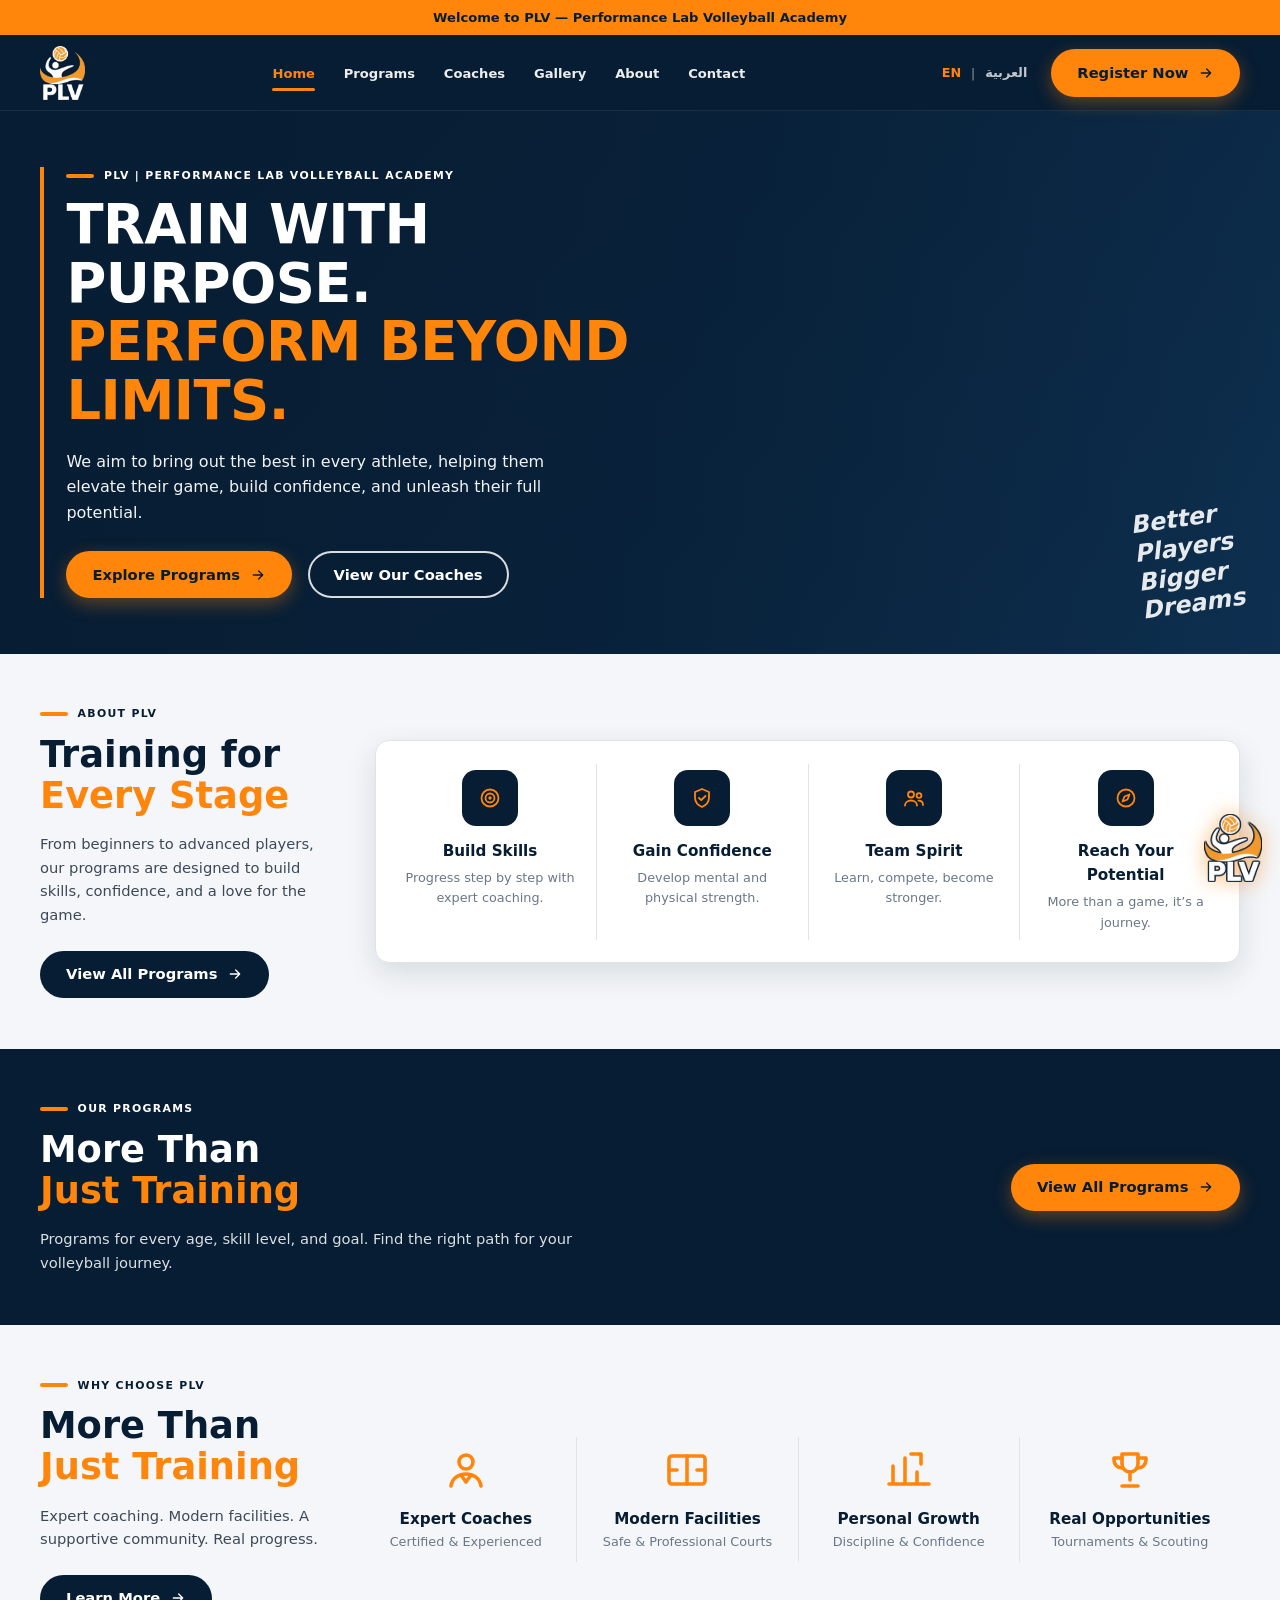
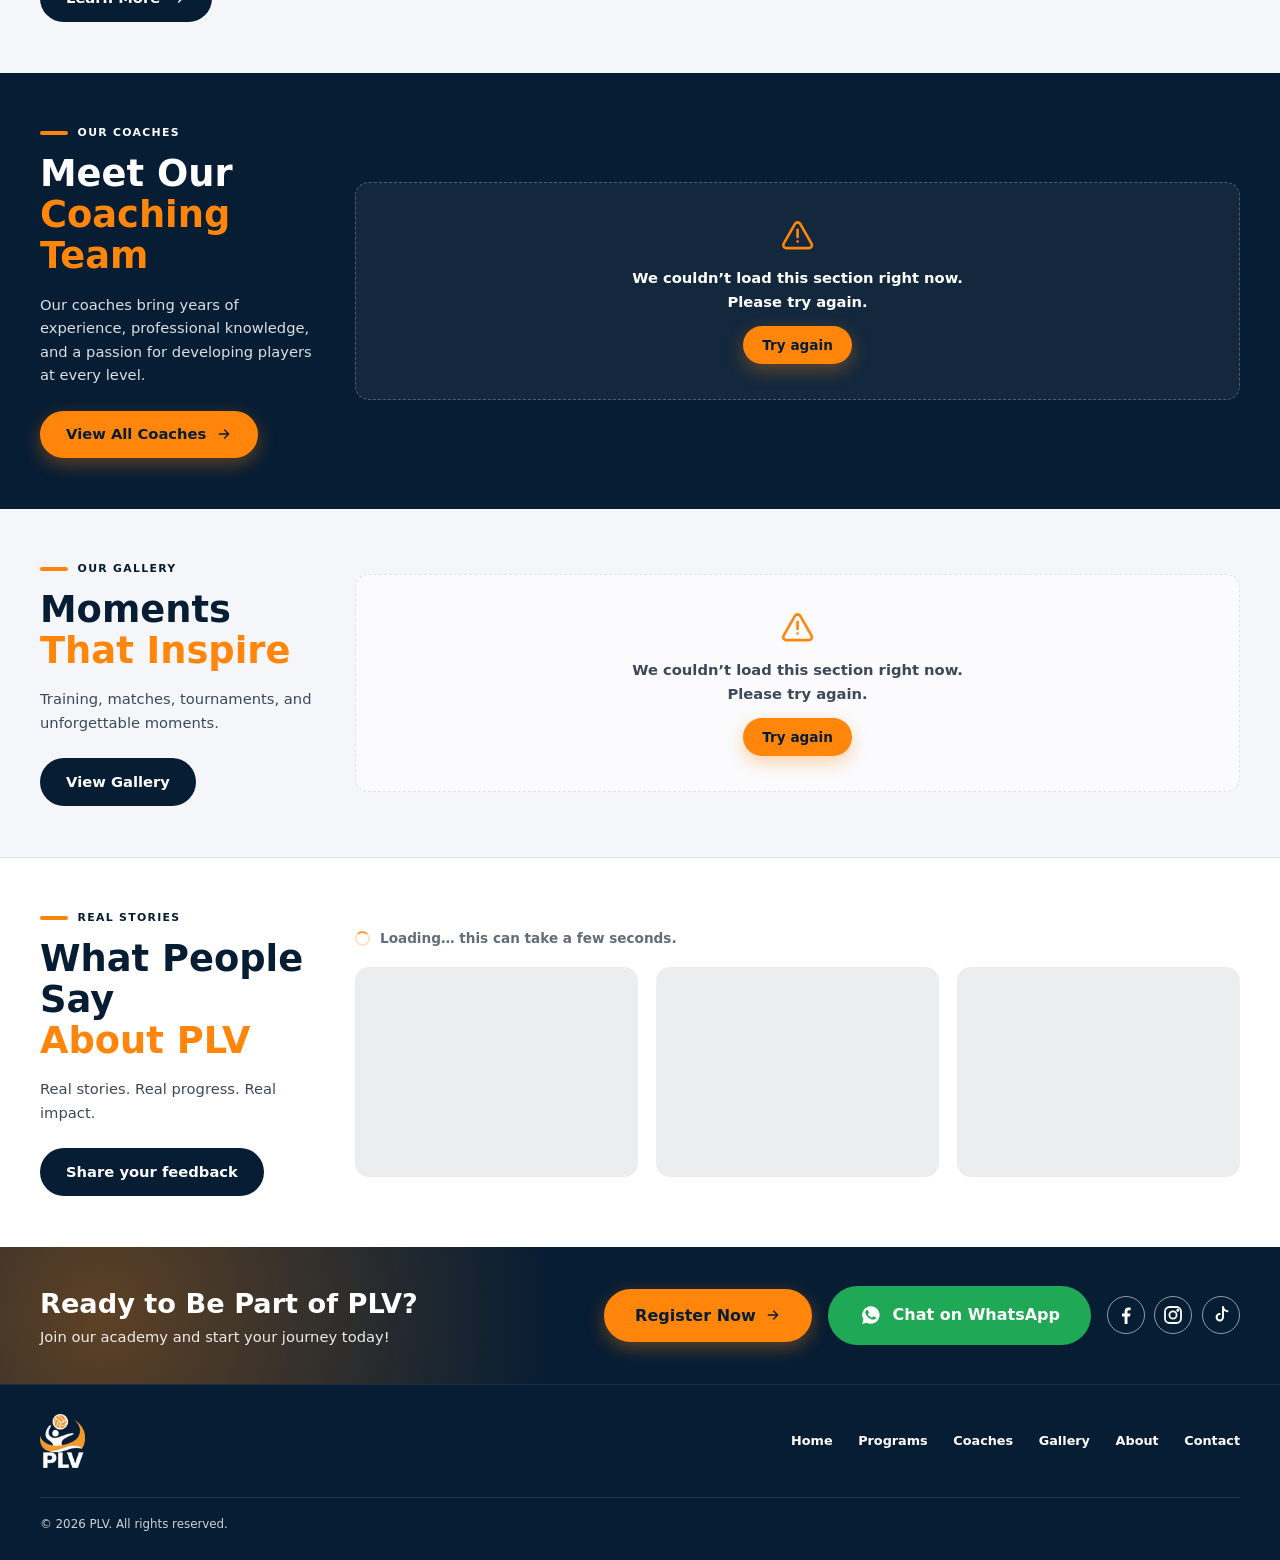
<file: index.html>
<!DOCTYPE html>
<html lang="en" dir="ltr">
<head>
  <meta charset="utf-8">
  <meta name="viewport" content="width=device-width, initial-scale=1, viewport-fit=cover">
  <meta http-equiv="Content-Security-Policy" content="default-src 'self'; script-src 'self' https://plvacademy.github.io/chatbot-admin/js/; style-src 'self' 'unsafe-inline' https://fonts.googleapis.com; font-src https://fonts.gstatic.com; img-src 'self' data: https://drive.google.com https://*.googleusercontent.com https://plvacademy.github.io; connect-src 'self' https://script.google.com https://script.googleusercontent.com https://plvacademy.github.io; object-src 'none'; base-uri 'none'; form-action 'self'">
  <script src="js/boot.js?v=45"></script>
  <title>PLV | Performance Lab Volleyball Academy</title>
  <meta name="description" content="PLV — Performance Lab Volleyball Academy. Train with purpose. Perform beyond limits.">
  <meta name="theme-color" content="#071D33">
  <link rel="icon" href="assets/images/Logo.png?v=2">
  <link rel="preconnect" href="https://script.google.com">
  <link rel="preconnect" href="https://script.googleusercontent.com" crossorigin>
  <link rel="preconnect" href="https://fonts.googleapis.com">
  <link rel="preconnect" href="https://fonts.gstatic.com" crossorigin>
  <link href="https://fonts.googleapis.com/css2?family=IBM+Plex+Sans+Arabic:wght@400;500;600;700&family=Montserrat:wght@400;500;600;700;800&display=swap" rel="stylesheet">
  <link rel="stylesheet" href="css/styles.css?v=45">
  <link rel="stylesheet" href="css/responsive.css?v=45">
</head>
<body>

<!-- Icon sprite (inline so it works locally and on GitHub Pages) -->
<svg xmlns="http://www.w3.org/2000/svg" style="display:none" aria-hidden="true">
  <symbol id="i-arrow" viewBox="0 0 24 24"><path d="M5 12h14M13 6l6 6-6 6" fill="none" stroke="currentColor" stroke-width="2" stroke-linecap="round" stroke-linejoin="round"/></symbol>
  <symbol id="i-user" viewBox="0 0 24 24"><g fill="none" stroke="currentColor" stroke-width="1.8" stroke-linecap="round"><rect x="3.5" y="3.5" width="17" height="17" rx="4"/><circle cx="12" cy="10" r="2.6"/><path d="M7 18c.8-2.4 2.8-3.6 5-3.6s4.2 1.2 5 3.6"/></g></symbol>
  <symbol id="i-target" viewBox="0 0 24 24"><g fill="none" stroke="currentColor" stroke-width="1.8" stroke-linecap="round"><circle cx="12" cy="12" r="8.5"/><circle cx="12" cy="12" r="4.5"/><circle cx="12" cy="12" r=".8" fill="currentColor"/></g></symbol>
  <symbol id="i-shield" viewBox="0 0 24 24"><g fill="none" stroke="currentColor" stroke-width="1.8" stroke-linecap="round" stroke-linejoin="round"><path d="M12 3l7 3v5.5c0 4.6-3 7.7-7 9.5-4-1.8-7-4.9-7-9.5V6z"/><path d="M9 12l2.2 2.2L15.5 10"/></g></symbol>
  <symbol id="i-users" viewBox="0 0 24 24"><g fill="none" stroke="currentColor" stroke-width="1.8" stroke-linecap="round"><circle cx="9" cy="8.5" r="3"/><path d="M3 19.5c0-3 2.7-5 6-5s6 2 6 5"/><circle cx="17" cy="9.5" r="2.4"/><path d="M16.5 14.6c2.6 0 4.5 1.6 4.5 4.4"/></g></symbol>
  <symbol id="i-compass" viewBox="0 0 24 24"><g fill="none" stroke="currentColor" stroke-width="1.8" stroke-linecap="round" stroke-linejoin="round"><circle cx="12" cy="12" r="8.5"/><path d="M15.5 8.5l-2 5-5 2 2-5z"/></g></symbol>
  <symbol id="i-coach" viewBox="0 0 24 24"><g fill="none" stroke="currentColor" stroke-width="1.8" stroke-linecap="round" stroke-linejoin="round"><circle cx="12" cy="8" r="3.5"/><path d="M4.5 20c.6-3.8 3.6-6 7.5-6s6.9 2.2 7.5 6"/><path d="M9.5 14.5L12 18l2.5-3.5"/></g></symbol>
  <symbol id="i-court" viewBox="0 0 24 24"><g fill="none" stroke="currentColor" stroke-width="1.8" stroke-linecap="round" stroke-linejoin="round"><rect x="3" y="5" width="18" height="14" rx="1.5"/><path d="M12 5v14M3 12h4M17 12h4"/></g></symbol>
  <symbol id="i-growth" viewBox="0 0 24 24"><g fill="none" stroke="currentColor" stroke-width="1.8" stroke-linecap="round" stroke-linejoin="round"><path d="M4 19V10M10 19V6M16 19v-6M22 19H2"/><path d="M13 4h5v5"/></g></symbol>
  <symbol id="i-trophy" viewBox="0 0 24 24"><g fill="none" stroke="currentColor" stroke-width="1.8" stroke-linecap="round" stroke-linejoin="round"><path d="M8 4h8v5a4 4 0 01-8 0z"/><path d="M8 6H4v1a4 4 0 004 4M16 6h4v1a4 4 0 01-4 4M12 13v4M8 20h8"/></g></symbol>
  <symbol id="i-chevron" viewBox="0 0 24 24"><path d="M9 5l7 7-7 7" fill="none" stroke="currentColor" stroke-width="2.2" stroke-linecap="round" stroke-linejoin="round"/></symbol>
  <symbol id="i-pause" viewBox="0 0 24 24"><path d="M8 5v14M16 5v14" fill="none" stroke="currentColor" stroke-width="2.6" stroke-linecap="round"/></symbol>
  <symbol id="i-play" viewBox="0 0 24 24"><path d="M8 5l11 7-11 7z" fill="currentColor"/></symbol>
  <symbol id="i-whatsapp" viewBox="0 0 24 24"><path d="M12 3.2a8.8 8.8 0 00-7.5 13.4L3.2 21l4.5-1.2A8.8 8.8 0 1012 3.2zm4.5 12.2c-.2.6-1.2 1.1-1.7 1.2-.4.1-1 .1-1.6-.1-.4-.1-.9-.3-1.5-.6-2.6-1.1-4.3-3.8-4.4-4-.1-.2-1-1.3-1-2.5s.6-1.8.9-2c.2-.2.5-.3.7-.3h.5c.2 0 .4 0 .6.5l.8 1.9c.1.1.1.3 0 .5l-.3.4-.4.4c-.1.2-.3.3-.1.6.2.3.7 1.2 1.5 1.9 1 .9 1.9 1.2 2.2 1.3.3.1.4.1.6-.1l.8-1c.2-.2.4-.2.6-.1l1.8.9c.3.1.4.2.5.3.1.2.1.7-.1 1.2z" fill="currentColor"/></symbol>
  <symbol id="i-facebook" viewBox="0 0 24 24"><path d="M13.5 21v-7.5H16l.5-3h-3V8.7c0-.9.3-1.5 1.6-1.5h1.5V4.5c-.3 0-1.2-.1-2.2-.1-2.3 0-3.8 1.4-3.8 3.9v2.2H8v3h2.6V21z" fill="currentColor"/></symbol>
  <symbol id="i-instagram" viewBox="0 0 24 24"><g fill="none" stroke="currentColor" stroke-width="1.8"><rect x="4" y="4" width="16" height="16" rx="4.5"/><circle cx="12" cy="12" r="3.6"/><circle cx="16.8" cy="7.2" r=".6" fill="currentColor"/></g></symbol>
  <symbol id="i-tiktok" viewBox="0 0 24 24"><path d="M14 4v10.2a3.2 3.2 0 11-3.2-3.2M14 4c.3 2.4 1.9 4 4.5 4.2" fill="none" stroke="currentColor" stroke-width="2" stroke-linecap="round" stroke-linejoin="round"/></symbol>
  <symbol id="i-youtube" viewBox="0 0 24 24"><g><rect x="3" y="6.5" width="18" height="11" rx="3.2" fill="none" stroke="currentColor" stroke-width="1.8"/><path d="M10.5 9.5l4 2.5-4 2.5z" fill="currentColor"/></g></symbol>
</svg>

<a class="skip-link" href="#main" data-i18n="skip">Skip to main content</a>

<noscript>
  <p class="noscript">This website needs JavaScript enabled to load its content.</p>
</noscript>

<!-- 1. Announcement bar -->
<div class="announcement" role="region" aria-label="Announcement">
  <p data-i18n="announcement">Welcome to PLV — Performance Lab Volleyball Academy</p>
</div>

<!-- 2. Header -->
<header class="site-header">
  <div class="container header-inner">
    <a class="brand" href="#home" aria-label="PLV — Performance Lab Volleyball Academy">
      <img src="assets/images/Logo.png?v=2" alt="PLV — Performance Lab Volleyball Academy" class="brand__logo" width="45" height="54">
      <span class="brand__text" hidden><strong>PLV</strong><small>Performance Lab<br>Volleyball Academy</small></span>
    </a>

    <button class="nav-toggle" id="nav-toggle" type="button" aria-expanded="false" aria-controls="site-nav" data-i18n-aria="nav.menu" aria-label="Menu">
      <span class="nav-toggle__bar"></span><span class="nav-toggle__bar"></span><span class="nav-toggle__bar"></span>
    </button>

    <nav class="site-nav" id="site-nav" data-i18n-aria="nav.main" aria-label="Main navigation">
      <ul class="site-nav__list">
        <li><a href="#home" data-i18n="nav.home">Home</a></li>
        <li><a href="programs.html" data-page="programs" data-i18n="nav.programs">Programs</a></li>
        <li><a href="coaches.html" data-page="coaches" data-i18n="nav.coaches">Coaches</a></li>
        <li><a href="gallery.html" data-page="gallery" data-i18n="nav.gallery">Gallery</a></li>
        <li><a data-page="about" data-i18n="nav.about" title="Coming soon">About</a></li>
        <li><a href="#contact" data-i18n="nav.contact">Contact</a></li>
      </ul>
      <div class="site-nav__actions">
        <div class="lang-switch" role="group" data-i18n-aria="lang.switch" aria-label="Language">
          <button type="button" data-lang="en" aria-pressed="true" lang="en">EN</button>
          <span aria-hidden="true">|</span>
          <button type="button" data-lang="ar" aria-pressed="false" lang="ar">العربية</button>
        </div>
        <a class="btn btn--primary js-register" href="#contact"><span data-i18n="register">Register Now</span><svg class="icon icon--sm flip-rtl" aria-hidden="true"><use href="#i-arrow"/></svg></a>
      </div>
    </nav>
  </div>
</header>

<main id="main">

  <!-- 3. Hero -->
  <section class="hero" id="home" aria-labelledby="hero-title">
    <div class="hero__bg" aria-hidden="true"></div>
    <div class="container hero__inner">
      <div class="hero__content" data-reveal>
        <p class="eyebrow eyebrow--light"><span data-i18n="hero.eyebrow">PLV | Performance Lab Volleyball Academy</span></p>
        <h1 id="hero-title">
          <span class="hero__line" data-i18n="hero.title1">Train with purpose.</span>
          <span class="hero__line hero__line--accent" data-i18n="hero.title2">Perform beyond limits.</span>
        </h1>
        <p class="hero__mission" data-i18n="hero.mission">We aim to bring out the best in every athlete, helping them elevate their game, build confidence, and unleash their full potential.</p>
        <div class="hero__cta">
          <a class="btn btn--primary" href="#programs" data-page="programs"><span data-i18n="hero.explore">Explore Programs</span><svg class="icon icon--sm flip-rtl" aria-hidden="true"><use href="#i-arrow"/></svg></a>
          <a class="btn btn--outline" href="#coaches" data-page="coaches"><span data-i18n="hero.coaches">View Our Coaches</span></a>
        </div>
      </div>
      <p class="hero__tagline" aria-hidden="true" data-i18n="hero.tagline">Better
Players
Bigger
Dreams</p>
    </div>
  </section>

  <!-- 4. About -->
  <section class="section section--light" id="about" aria-labelledby="about-title">
    <div class="container about" data-reveal>
      <div class="about__intro">
        <p class="eyebrow"><span data-i18n="about.eyebrow">About PLV</span></p>
        <h2 class="section-title" id="about-title"><span data-i18n="about.title1">Training for</span> <em data-i18n="about.title2">Every Stage</em></h2>
        <p class="section-text" data-i18n="about.text">From beginners to advanced players, our programs are designed to build skills, confidence, and a love for the game.</p>
        <a class="btn btn--navy" href="#programs" data-page="programs"><span data-i18n="about.cta">View All Programs</span><svg class="icon icon--sm flip-rtl" aria-hidden="true"><use href="#i-arrow"/></svg></a>
      </div>
      <ul class="feature-list">
        <li class="feature"><span class="feature__icon"><svg class="icon" aria-hidden="true"><use href="#i-target"/></svg></span><h3 data-i18n="about.f1.title">Build Skills</h3><p data-i18n="about.f1.text">Progress step by step with expert coaching.</p></li>
        <li class="feature"><span class="feature__icon"><svg class="icon" aria-hidden="true"><use href="#i-shield"/></svg></span><h3 data-i18n="about.f2.title">Gain Confidence</h3><p data-i18n="about.f2.text">Develop mental and physical strength.</p></li>
        <li class="feature"><span class="feature__icon"><svg class="icon" aria-hidden="true"><use href="#i-users"/></svg></span><h3 data-i18n="about.f3.title">Team Spirit</h3><p data-i18n="about.f3.text">Learn, compete, become stronger.</p></li>
        <li class="feature"><span class="feature__icon"><svg class="icon" aria-hidden="true"><use href="#i-compass"/></svg></span><h3 data-i18n="about.f4.title">Reach Your Potential</h3><p data-i18n="about.f4.text">More than a game, it’s a journey.</p></li>
      </ul>
    </div>
  </section>

  <!-- 5. Programs preview -->
  <section class="section section--navy" id="programs" aria-labelledby="programs-title">
    <div class="container split split--solo" data-reveal>
      <div class="split__intro">
        <p class="eyebrow"><span data-i18n="programs.eyebrow">Our Programs</span></p>
        <h2 class="section-title" id="programs-title"><span data-i18n="programs.title1">More Than</span> <em data-i18n="programs.title2">Just Training</em></h2>
        <p class="section-text" data-i18n="programs.text">Programs for every age, skill level, and goal. Find the right path for your volleyball journey.</p>
        <a class="btn btn--primary" href="#programs" data-page="programs"><span data-i18n="programs.cta">View All Programs</span><svg class="icon icon--sm flip-rtl" aria-hidden="true"><use href="#i-arrow"/></svg></a>
      </div>
    </div>
  </section>

  <!-- 6. Why choose PLV -->
  <section class="section section--light" id="why" aria-labelledby="why-title">
    <div class="container split" data-reveal>
      <div class="split__intro">
        <p class="eyebrow"><span data-i18n="why.eyebrow">Why Choose PLV</span></p>
        <h2 class="section-title" id="why-title"><span data-i18n="why.title1">More Than</span> <em data-i18n="why.title2">Just Training</em></h2>
        <p class="section-text" data-i18n="why.text">Expert coaching. Modern facilities. A supportive community. Real progress.</p>
        <a class="btn btn--navy" href="#about"><span data-i18n="why.cta">Learn More</span><svg class="icon icon--sm flip-rtl" aria-hidden="true"><use href="#i-arrow"/></svg></a>
      </div>
      <ul class="benefits">
        <li class="benefit"><svg class="icon icon--lg" aria-hidden="true"><use href="#i-coach"/></svg><h3 data-i18n="why.b1.title">Expert Coaches</h3><p data-i18n="why.b1.text">Certified &amp; Experienced</p></li>
        <li class="benefit"><svg class="icon icon--lg" aria-hidden="true"><use href="#i-court"/></svg><h3 data-i18n="why.b2.title">Modern Facilities</h3><p data-i18n="why.b2.text">Safe &amp; Professional Courts</p></li>
        <li class="benefit"><svg class="icon icon--lg" aria-hidden="true"><use href="#i-growth"/></svg><h3 data-i18n="why.b3.title">Personal Growth</h3><p data-i18n="why.b3.text">Discipline &amp; Confidence</p></li>
        <li class="benefit"><svg class="icon icon--lg" aria-hidden="true"><use href="#i-trophy"/></svg><h3 data-i18n="why.b4.title">Real Opportunities</h3><p data-i18n="why.b4.text">Tournaments &amp; Scouting</p></li>
      </ul>
    </div>
  </section>

  <!-- 7. Coaches preview -->
  <section class="section section--navy" id="coaches" aria-labelledby="coaches-title">
    <div class="container split" data-reveal>
      <div class="split__intro">
        <p class="eyebrow"><span data-i18n="coaches.eyebrow">Our Coaches</span></p>
        <h2 class="section-title" id="coaches-title"><span data-i18n="coaches.title1">Meet Our</span> <em data-i18n="coaches.title2">Coaching Team</em></h2>
        <p class="section-text" data-i18n="coaches.text">Our coaches bring years of experience, professional knowledge, and a passion for developing players at every level.</p>
        <a class="btn btn--primary" href="#coaches" data-page="coaches"><span data-i18n="coaches.cta">View All Coaches</span><svg class="icon icon--sm flip-rtl" aria-hidden="true"><use href="#i-arrow"/></svg></a>
      </div>
      <div class="cards-grid cards-grid--4" id="coaches-grid" aria-live="polite" aria-busy="true"></div>
    </div>
  </section>

  <!-- 9. Gallery preview -->
  <section class="section section--light" id="gallery" aria-labelledby="gallery-title">
    <div class="container split split--gallery" data-reveal>
      <div class="split__intro">
        <p class="eyebrow"><span data-i18n="gallery.eyebrow">Our Gallery</span></p>
        <h2 class="section-title" id="gallery-title"><span data-i18n="gallery.title1">Moments</span> <em data-i18n="gallery.title2">That Inspire</em></h2>
        <p class="section-text" data-i18n="gallery.text">Training, matches, tournaments, and unforgettable moments.</p>
        <a class="btn btn--navy" href="#gallery" data-page="gallery"><span data-i18n="gallery.cta">View Gallery</span></a>
      </div>
      <div class="gallery" id="gallery-carousel">
        <div class="gallery-track" id="gallery-track" tabindex="0" role="region" data-i18n-aria="gallery.region" aria-label="Photo gallery" aria-busy="true"></div>
        <div class="gallery-controls" hidden>
          <button type="button" class="gallery-btn" data-gallery="prev" data-i18n-aria="gallery.prev" aria-label="Previous photos"><svg class="icon flip-prev" aria-hidden="true"><use href="#i-chevron"/></svg></button>
          <button type="button" class="gallery-btn gallery-btn--toggle" data-gallery="toggle" data-state="paused" aria-pressed="false" aria-label="Play slideshow">
            <svg class="icon icon--sm icon-pause" aria-hidden="true"><use href="#i-pause"/></svg>
            <svg class="icon icon--sm icon-play" aria-hidden="true"><use href="#i-play"/></svg>
          </button>
          <button type="button" class="gallery-btn" data-gallery="next" data-i18n-aria="gallery.next" aria-label="Next photos"><svg class="icon flip-rtl" aria-hidden="true"><use href="#i-chevron"/></svg></button>
        </div>
      </div>
    </div>
  </section>

  <!-- 10. Feedback -->
  <section class="section section--white" id="feedback" aria-labelledby="feedback-title">
    <div class="container split" data-reveal>
      <div class="split__intro">
        <p class="eyebrow"><span data-i18n="feedback.eyebrow">Real Stories</span></p>
        <h2 class="section-title" id="feedback-title"><span data-i18n="feedback.title1">What People Say</span> <em data-i18n="feedback.title2">About PLV</em></h2>
        <p class="section-text" data-i18n="feedback.text">Real stories. Real progress. Real impact.</p>
        <button type="button" class="btn btn--navy js-feedback-open"><span data-i18n="feedback.cta">Share your feedback</span></button>
      </div>
      <div class="cards-grid cards-grid--3" id="feedback-grid" aria-live="polite" aria-busy="true"></div>
    </div>
  </section>

  <!-- 11. Contact / Join Us -->
  <section class="cta-band" id="contact" aria-labelledby="cta-title">
    <div class="container cta-band__inner" data-reveal>
      <div class="cta-band__text">
        <h2 id="cta-title" data-i18n="cta.title">Ready to Be Part of PLV?</h2>
        <p data-i18n="cta.text">Join our academy and start your journey today!</p>
      </div>
      <div class="cta-band__actions">
        <a class="btn btn--primary btn--lg js-register" href="#contact"><span data-i18n="register">Register Now</span><svg class="icon icon--sm flip-rtl" aria-hidden="true"><use href="#i-arrow"/></svg></a>
        <a class="btn btn--whatsapp btn--lg js-whatsapp">
          <svg class="icon" aria-hidden="true"><use href="#i-whatsapp"/></svg>
          <span class="wa-text"><span class="wa-label" data-i18n="cta.whatsapp">Chat on WhatsApp</span><span class="wa-number" dir="ltr"></span></span>
        </a>
        <div class="socials js-socials" data-i18n-aria="footer.social" aria-label="Social media"></div>
      </div>
    </div>
  </section>

</main>

<!-- 12. Footer -->
<footer class="site-footer">
  <div class="container footer-top">
    <a class="brand" href="#home" aria-label="PLV — Performance Lab Volleyball Academy">
      <img src="assets/images/Logo.png?v=2" alt="PLV — Performance Lab Volleyball Academy" class="brand__logo" width="45" height="54" loading="lazy">
      <span class="brand__text" hidden><strong>PLV</strong><small>Performance Lab<br>Volleyball Academy</small></span>
    </a>
    <nav class="footer-nav" data-i18n-aria="nav.footer" aria-label="Footer navigation">
      <a href="#home" data-i18n="nav.home">Home</a>
      <a href="#programs" data-page="programs" data-i18n="nav.programs">Programs</a>
      <a href="#coaches" data-page="coaches" data-i18n="nav.coaches">Coaches</a>
      <a href="#gallery" data-page="gallery" data-i18n="nav.gallery">Gallery</a>
      <a data-page="about" data-i18n="nav.about">About</a>
      <a href="#contact" data-i18n="nav.contact">Contact</a>
    </nav>
  </div>
  <div class="container footer-contact-row">
    <ul class="footer-contact js-contact-info" data-i18n-aria="footer.contact" aria-label="Contact information" hidden></ul>
  </div>
  <div class="container footer-bottom">
    <p><span data-i18n="footer.rights">© 2026 PLV. All rights reserved.</span></p>
    <p class="footer-legal">
      <a href="#" data-page="privacy" data-hide-if-unset data-i18n="footer.privacy" hidden>Privacy Policy</a>
      <a href="#" data-page="terms" data-hide-if-unset data-i18n="footer.terms" hidden>Terms &amp; Conditions</a>
    </p>
  </div>
</footer>

<!-- 13. Floating chatbot launcher (built by js/components/chatbot.js) -->
<div class="chatbot" id="chatbot-root"></div>

<!-- Feedback dialog: honest placeholder until a backend exists -->
<dialog id="feedback-dialog" class="dialog" aria-labelledby="feedback-dialog-title">
  <h2 id="feedback-dialog-title" data-i18n="feedback.dialogTitle">Share your feedback</h2>
  <p data-i18n="feedback.dialogText">Feedback submission isn’t available yet.</p>
  <button type="button" class="btn btn--primary btn--sm" data-close data-i18n="feedback.close">Close</button>
</dialog>

<!-- Shown only when the page is opened by double-click (file://): ES modules need a local server. -->
<script type="module" src="js/main.js?v=45"></script>
</body>
</html>
</file>
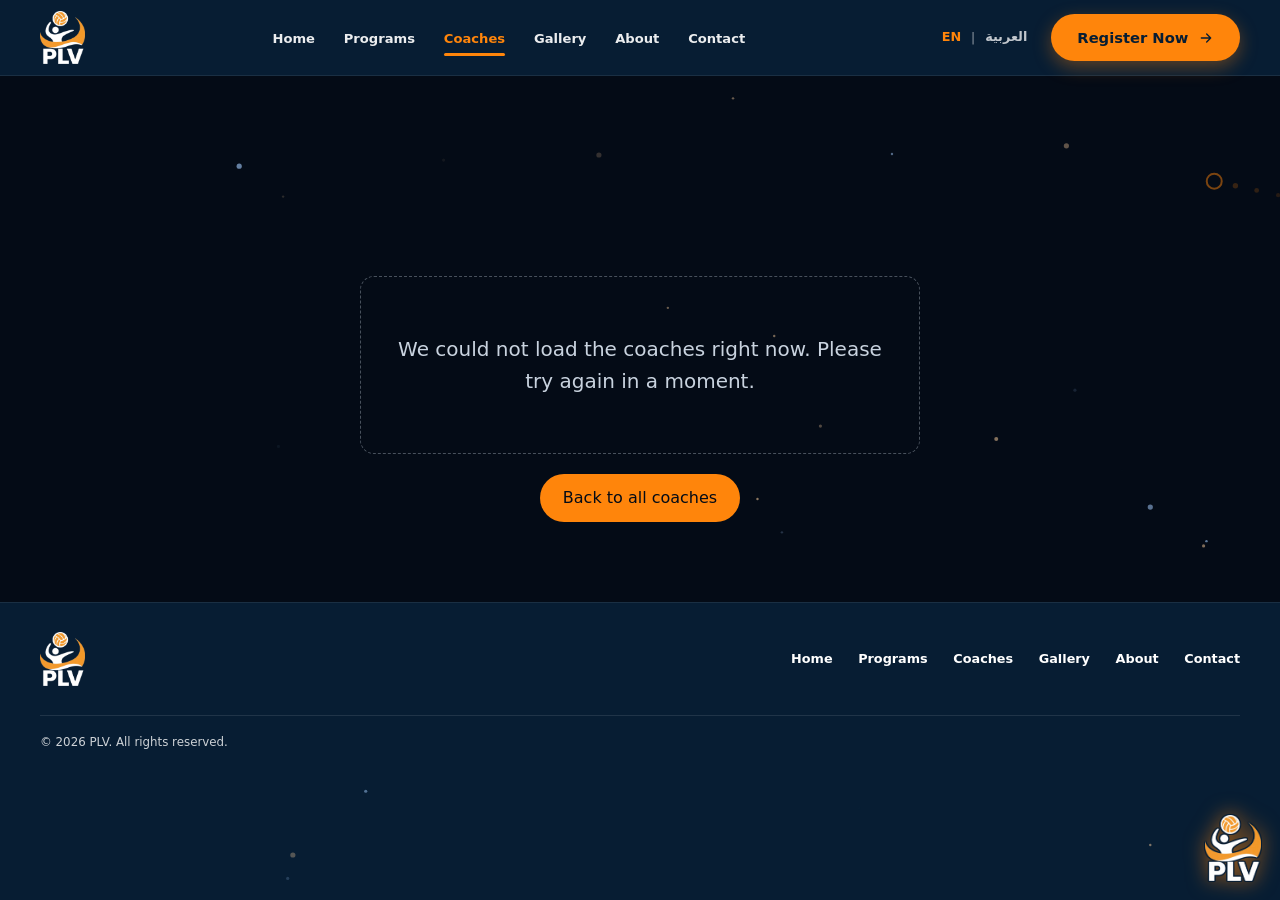
<file: coach.html>
<!DOCTYPE html>
<html lang="en" dir="ltr" data-page="coaches">
<head>
  <meta charset="utf-8">
  <meta name="viewport" content="width=device-width, initial-scale=1, viewport-fit=cover">
  <meta http-equiv="Content-Security-Policy" content="default-src 'self'; script-src 'self' https://plvacademy.github.io/chatbot-admin/js/; style-src 'self' 'unsafe-inline' https://fonts.googleapis.com; font-src https://fonts.gstatic.com; img-src 'self' data: https://drive.google.com https://*.googleusercontent.com https://plvacademy.github.io; connect-src 'self' https://script.google.com https://script.googleusercontent.com https://plvacademy.github.io; object-src 'none'; base-uri 'none'; form-action 'self'">
  <script src="js/boot.js?v=45"></script>
  <title>Coach | PLV Performance Lab Volleyball Academy</title>
  <meta name="description" content="Meet the coaches of PLV — Performance Lab Volleyball Academy: the minds, mentors and strategists shaping the next generation of volleyball talent.">
  <meta name="theme-color" content="#040B16">
  <link rel="icon" href="assets/images/Logo.png?v=2">
  <link rel="preconnect" href="https://script.google.com">
  <link rel="preconnect" href="https://fonts.googleapis.com">
  <link rel="preconnect" href="https://fonts.gstatic.com" crossorigin>
  <link href="https://fonts.googleapis.com/css2?family=Big+Shoulders+Display:wght@700;800;900&family=Noto+Kufi+Arabic:wght@700;800;900&family=IBM+Plex+Sans+Arabic:wght@400;500;600;700&family=Montserrat:wght@400;500;600;700;800&display=swap" rel="stylesheet">
  <link rel="stylesheet" href="css/styles.css?v=45">
  <link rel="stylesheet" href="css/responsive.css?v=45">
  <link rel="stylesheet" href="css/coaches.css?v=45">
  </head>
<body class="coaches-page">

<!-- Icon sprite (inline so it works locally and on GitHub Pages) -->
<svg xmlns="http://www.w3.org/2000/svg" style="display:none" aria-hidden="true">
  <symbol id="i-arrow" viewBox="0 0 24 24"><path d="M5 12h14M13 6l6 6-6 6" fill="none" stroke="currentColor" stroke-width="2" stroke-linecap="round" stroke-linejoin="round"/></symbol>
  <symbol id="i-user" viewBox="0 0 24 24"><g fill="none" stroke="currentColor" stroke-width="1.8" stroke-linecap="round"><rect x="3.5" y="3.5" width="17" height="17" rx="4"/><circle cx="12" cy="10" r="2.6"/><path d="M7 18c.8-2.4 2.8-3.6 5-3.6s4.2 1.2 5 3.6"/></g></symbol>
  <symbol id="i-target" viewBox="0 0 24 24"><g fill="none" stroke="currentColor" stroke-width="1.8" stroke-linecap="round"><circle cx="12" cy="12" r="8.5"/><circle cx="12" cy="12" r="4.5"/><circle cx="12" cy="12" r=".8" fill="currentColor"/></g></symbol>
  <symbol id="i-shield" viewBox="0 0 24 24"><g fill="none" stroke="currentColor" stroke-width="1.8" stroke-linecap="round" stroke-linejoin="round"><path d="M12 3l7 3v5.5c0 4.6-3 7.7-7 9.5-4-1.8-7-4.9-7-9.5V6z"/><path d="M9 12l2.2 2.2L15.5 10"/></g></symbol>
  <symbol id="i-users" viewBox="0 0 24 24"><g fill="none" stroke="currentColor" stroke-width="1.8" stroke-linecap="round"><circle cx="9" cy="8.5" r="3"/><path d="M3 19.5c0-3 2.7-5 6-5s6 2 6 5"/><circle cx="17" cy="9.5" r="2.4"/><path d="M16.5 14.6c2.6 0 4.5 1.6 4.5 4.4"/></g></symbol>
  <symbol id="i-compass" viewBox="0 0 24 24"><g fill="none" stroke="currentColor" stroke-width="1.8" stroke-linecap="round" stroke-linejoin="round"><circle cx="12" cy="12" r="8.5"/><path d="M15.5 8.5l-2 5-5 2 2-5z"/></g></symbol>
  <symbol id="i-coach" viewBox="0 0 24 24"><g fill="none" stroke="currentColor" stroke-width="1.8" stroke-linecap="round" stroke-linejoin="round"><circle cx="12" cy="8" r="3.5"/><path d="M4.5 20c.6-3.8 3.6-6 7.5-6s6.9 2.2 7.5 6"/><path d="M9.5 14.5L12 18l2.5-3.5"/></g></symbol>
  <symbol id="i-court" viewBox="0 0 24 24"><g fill="none" stroke="currentColor" stroke-width="1.8" stroke-linecap="round" stroke-linejoin="round"><rect x="3" y="5" width="18" height="14" rx="1.5"/><path d="M12 5v14M3 12h4M17 12h4"/></g></symbol>
  <symbol id="i-growth" viewBox="0 0 24 24"><g fill="none" stroke="currentColor" stroke-width="1.8" stroke-linecap="round" stroke-linejoin="round"><path d="M4 19V10M10 19V6M16 19v-6M22 19H2"/><path d="M13 4h5v5"/></g></symbol>
  <symbol id="i-trophy" viewBox="0 0 24 24"><g fill="none" stroke="currentColor" stroke-width="1.8" stroke-linecap="round" stroke-linejoin="round"><path d="M8 4h8v5a4 4 0 01-8 0z"/><path d="M8 6H4v1a4 4 0 004 4M16 6h4v1a4 4 0 01-4 4M12 13v4M8 20h8"/></g></symbol>
  <symbol id="i-chevron" viewBox="0 0 24 24"><path d="M9 5l7 7-7 7" fill="none" stroke="currentColor" stroke-width="2.2" stroke-linecap="round" stroke-linejoin="round"/></symbol>
  <symbol id="i-pause" viewBox="0 0 24 24"><path d="M8 5v14M16 5v14" fill="none" stroke="currentColor" stroke-width="2.6" stroke-linecap="round"/></symbol>
  <symbol id="i-play" viewBox="0 0 24 24"><path d="M8 5l11 7-11 7z" fill="currentColor"/></symbol>
  <symbol id="i-whatsapp" viewBox="0 0 24 24"><path d="M12 3.2a8.8 8.8 0 00-7.5 13.4L3.2 21l4.5-1.2A8.8 8.8 0 1012 3.2zm4.5 12.2c-.2.6-1.2 1.1-1.7 1.2-.4.1-1 .1-1.6-.1-.4-.1-.9-.3-1.5-.6-2.6-1.1-4.3-3.8-4.4-4-.1-.2-1-1.3-1-2.5s.6-1.8.9-2c.2-.2.5-.3.7-.3h.5c.2 0 .4 0 .6.5l.8 1.9c.1.1.1.3 0 .5l-.3.4-.4.4c-.1.2-.3.3-.1.6.2.3.7 1.2 1.5 1.9 1 .9 1.9 1.2 2.2 1.3.3.1.4.1.6-.1l.8-1c.2-.2.4-.2.6-.1l1.8.9c.3.1.4.2.5.3.1.2.1.7-.1 1.2z" fill="currentColor"/></symbol>
  <symbol id="i-facebook" viewBox="0 0 24 24"><path d="M13.5 21v-7.5H16l.5-3h-3V8.7c0-.9.3-1.5 1.6-1.5h1.5V4.5c-.3 0-1.2-.1-2.2-.1-2.3 0-3.8 1.4-3.8 3.9v2.2H8v3h2.6V21z" fill="currentColor"/></symbol>
  <symbol id="i-instagram" viewBox="0 0 24 24"><g fill="none" stroke="currentColor" stroke-width="1.8"><rect x="4" y="4" width="16" height="16" rx="4.5"/><circle cx="12" cy="12" r="3.6"/><circle cx="16.8" cy="7.2" r=".6" fill="currentColor"/></g></symbol>
  <symbol id="i-tiktok" viewBox="0 0 24 24"><path d="M14 4v10.2a3.2 3.2 0 11-3.2-3.2M14 4c.3 2.4 1.9 4 4.5 4.2" fill="none" stroke="currentColor" stroke-width="2" stroke-linecap="round" stroke-linejoin="round"/></symbol>
  <symbol id="i-youtube" viewBox="0 0 24 24"><g><rect x="3" y="6.5" width="18" height="11" rx="3.2" fill="none" stroke="currentColor" stroke-width="1.8"/><path d="M10.5 9.5l4 2.5-4 2.5z" fill="currentColor"/></g></symbol>
  <symbol id="i-send" viewBox="0 0 24 24"><path d="M21 3L3 10.5l6.5 2.5L12 20z M9.5 13L21 3" fill="none" stroke="currentColor" stroke-width="1.8" stroke-linecap="round" stroke-linejoin="round"/></symbol>
  <symbol id="i-home" viewBox="0 0 24 24"><path d="M3.5 11.2L12 4l8.5 7.2M6 9.8V20h4.2v-5.2h3.6V20H18V9.8" fill="none" stroke="currentColor" stroke-width="1.9" stroke-linecap="round" stroke-linejoin="round"/></symbol>
  <symbol id="i-pencil" viewBox="0 0 24 24"><path d="M4 20l1-4.2L16.6 4.2a1.9 1.9 0 012.7 0l.5.5a1.9 1.9 0 010 2.7L8.2 19zM14.5 6.3l3.2 3.2" fill="none" stroke="currentColor" stroke-width="1.9" stroke-linecap="round" stroke-linejoin="round"/></symbol>
  <symbol id="i-phone" viewBox="0 0 24 24"><path d="M6.6 3.5l2.6 3.3-1.6 2.2a12 12 0 006.9 6.9l2.2-1.6 3.3 2.6-1.1 3.1c-.3.8-1.1 1.3-2 1.2A17.4 17.4 0 013.2 6.6c-.1-.9.4-1.7 1.2-2z" fill="none" stroke="currentColor" stroke-width="1.8" stroke-linejoin="round"/></symbol>
  <symbol id="i-check" viewBox="0 0 24 24"><path d="M5 12.5l4.2 4.2L19 7" fill="none" stroke="currentColor" stroke-width="2.4" stroke-linecap="round" stroke-linejoin="round"/></symbol>
</svg>

<a class="skip-link" href="#main" data-i18n="skip">Skip to main content</a>

<noscript>
  <p class="noscript">This website needs JavaScript enabled to load its content.</p>
</noscript>

<!-- 2. Header -->
<header class="site-header">
  <div class="container header-inner">
    <a class="brand" href="index.html#home" aria-label="PLV — Performance Lab Volleyball Academy">
      <img src="assets/images/Logo.png?v=2" alt="PLV — Performance Lab Volleyball Academy" class="brand__logo" width="45" height="54">
      <span class="brand__text" hidden><strong>PLV</strong><small>Performance Lab<br>Volleyball Academy</small></span>
    </a>

    <button class="nav-toggle" id="nav-toggle" type="button" aria-expanded="false" aria-controls="site-nav" data-i18n-aria="nav.menu" aria-label="Menu">
      <span class="nav-toggle__bar"></span><span class="nav-toggle__bar"></span><span class="nav-toggle__bar"></span>
    </button>

    <nav class="site-nav" id="site-nav" data-i18n-aria="nav.main" aria-label="Main navigation">
      <ul class="site-nav__list">
        <li><a href="index.html#home" data-i18n="nav.home">Home</a></li>
        <li><a href="programs.html" data-page="programs" data-i18n="nav.programs">Programs</a></li>
        <li><a href="coaches.html" data-page="coaches" aria-current="page" data-i18n="nav.coaches">Coaches</a></li>
        <li><a href="gallery.html" data-page="gallery" data-i18n="nav.gallery">Gallery</a></li>
        <li><a data-page="about" data-i18n="nav.about" title="Coming soon">About</a></li>
        <li><a href="index.html#contact" data-i18n="nav.contact">Contact</a></li>
      </ul>
      <div class="site-nav__actions">
        <div class="lang-switch" role="group" data-i18n-aria="lang.switch" aria-label="Language">
          <button type="button" data-lang="en" aria-pressed="true" lang="en">EN</button>
          <span aria-hidden="true">|</span>
          <button type="button" data-lang="ar" aria-pressed="false" lang="ar">العربية</button>
        </div>
        <a class="btn btn--primary js-register" href="programs.html#register"><span data-i18n="register">Register Now</span><svg class="icon icon--sm flip-rtl" aria-hidden="true"><use href="#i-arrow"/></svg></a>
      </div>
    </nav>
  </div>
</header>

<canvas class="ch-ambient" id="ch-ambient" aria-hidden="true"></canvas>

<main id="main">
  <section class="cp-hero" aria-labelledby="cp-name">
    <svg class="ch-hero__flow cp-flow" viewBox="0 0 1440 400" preserveAspectRatio="none" aria-hidden="true" focusable="false"><path class="ch-flow" d="M-40 150 C 300 60, 520 260, 820 150 S 1280 70, 1480 170" fill="none" stroke="#FF850B" stroke-opacity=".5" stroke-width="2" vector-effect="non-scaling-stroke"/></svg>
    <div class="container">
      <a class="cp-back" href="coaches.html#roster"><svg class="icon icon--sm ch-ico-prev" aria-hidden="true"><use href="#i-arrow"/></svg><span data-i18n="chp.prof.back">All coaches</span></a>
      <div class="cp-hero__grid">
        <figure class="cp-photo" id="cp-photo"></figure>
        <div class="cp-hero__copy">
          <span class="cp-no" id="cp-no" aria-hidden="true">01</span>
          <p class="ch-role" id="cp-role"></p>
          <h1 class="cp-name" id="cp-name"></h1>
          <p class="ch-meta" id="cp-meta"></p>
          <p class="cp-lead" id="cp-lead"></p>
          <div class="cp-actions">
            <a class="ch-btn js-register" href="programs.html#register"><span data-i18n="chp.close.cta">Join PLV Academy</span><svg class="icon icon--sm flip-rtl" aria-hidden="true"><use href="#i-arrow"/></svg></a>
            <a class="ch-btn ch-btn--ghost" id="cp-ach-link" href="#achievements" hidden><span data-i18n="chp.prof.seeAch">See achievements</span></a>
          </div>
        </div>
      </div>
    </div>
  </section>

  <section class="cp-stats" id="cp-stats" aria-label="Numbers" hidden>
    <ul class="container cp-stats__in" id="cp-stats-list"></ul>
  </section>

  <section class="cp-about" id="about" aria-labelledby="cp-about-title">
    <div class="container cp-about__in">
      <figure class="cp-about__photo" id="cp-about-photo"><figcaption id="cp-about-cap"></figcaption></figure>
      <div>
        <h2 class="ch-h2" id="cp-about-title" data-i18n="chp.prof.bio">Biography</h2>
        <p class="cp-about__bio" id="cp-bio"></p>
        <ul class="cp-feats" id="cp-spec"></ul>
      </div>
    </div>
  </section>

  <section class="cp-stats" id="cp-stats" aria-label="Numbers" hidden>
    <ul class="container cp-stats__in" id="cp-stats-list"></ul>
  </section>

  <section class="cp-details" aria-label="Coach details">
    <div class="container cp-cols cp-cols--2">
      <div><h2 data-i18n="chp.spot.philosophy">Philosophy</h2><p id="cp-philo"></p></div>
      <div><h2 data-i18n="chp.spot.qualifications">Qualifications</h2><ul id="cp-qual"></ul></div>
    </div>
  </section>

  <section class="cp-ach" id="achievements" aria-labelledby="cp-ach-title" hidden>
    <div class="container">
      <h2 class="ch-h2" id="cp-ach-title" data-i18n="chp.prof.achievements">Achievements</h2>
      <ul class="cp-ach__list" id="cp-ach-list"></ul>
      <ul class="cp-photos" id="cp-trophies"></ul>
    </div>
  </section>

  <section class="cp-journey" id="journey" aria-labelledby="cp-j-title" hidden>
    <div class="container">
      <h2 class="ch-h2" id="cp-j-title" data-i18n="chp.prof.journey">The journey</h2>
      <ul class="cp-photos cp-photos--2" id="cp-jphotos"></ul>
      <ol class="cp-tl" id="cp-tl"></ol>
    </div>
  </section>

  <section class="cp-gallery" id="gallery" aria-labelledby="cp-g-title" hidden>
    <div class="container">
      <h2 class="ch-h2" id="cp-g-title" data-i18n="chp.prof.gallery">Moments from the court</h2>
      <div class="cp-filter" id="cp-filter" role="group" data-i18n-aria="chp.prof.gallery" aria-label="Gallery filter">
        <button type="button" data-cat="" aria-pressed="true" data-i18n="chp.gal.all">All</button>
        <button type="button" data-cat="tournaments" aria-pressed="false" data-i18n="chp.gal.tournaments">Tournaments</button>
        <button type="button" data-cat="match" aria-pressed="false" data-i18n="chp.gal.match">Match play</button>
        <button type="button" data-cat="training" aria-pressed="false" data-i18n="chp.gal.training">Training</button>
      </div>
      <ul class="cp-gallery__grid" id="cp-gal"></ul>
    </div>
  </section>

  <nav class="cp-pager" aria-label="Coaches">
    <div class="container cp-pager__in">
      <a id="cp-prev" href="coaches.html"><small data-i18n="chp.spot.prev">Previous coach</small><b></b></a>
      <a class="ch-btn ch-btn--ghost" href="coaches.html#roster"><span data-i18n="chp.prof.back">All coaches</span></a>
      <a id="cp-next" class="is-next" href="coaches.html"><small data-i18n="chp.spot.next">Next coach</small><b></b></a>
    </div>
  </nav>

  <section class="ch-close ch-close--short" aria-labelledby="cp-close">
    <span class="ch-close__mark" aria-hidden="true">PLV</span>
    <div class="container ch-close__inner">
      <div>
        <h2 class="ch-h2 ch-h2--xl" id="cp-close" data-i18n="chp.prof.close">Train with the best.</h2>
        <p class="ch-sub ch-sub--lg" data-i18n="chp.close.text">Every athlete has potential. The right guidance helps turn it into performance.</p>
      </div>
      <a class="ch-cta js-register" href="programs.html#register"><span data-i18n="chp.close.cta">Join PLV Academy</span><svg class="icon icon--sm flip-rtl" aria-hidden="true"><use href="#i-arrow"/></svg></a>
    </div>
  </section>
</main>

<!-- 12. Footer -->
<footer class="site-footer">
  <div class="container footer-top">
    <a class="brand" href="index.html#home" aria-label="PLV — Performance Lab Volleyball Academy">
      <img src="assets/images/Logo.png?v=2" alt="PLV — Performance Lab Volleyball Academy" class="brand__logo" width="45" height="54" loading="lazy">
      <span class="brand__text" hidden><strong>PLV</strong><small>Performance Lab<br>Volleyball Academy</small></span>
    </a>
    <nav class="footer-nav" data-i18n-aria="nav.footer" aria-label="Footer navigation">
      <a href="index.html#home" data-i18n="nav.home">Home</a>
      <a href="programs.html" data-page="programs" data-i18n="nav.programs">Programs</a>
      <a href="coaches.html" data-page="coaches" data-i18n="nav.coaches">Coaches</a>
      <a href="gallery.html" data-page="gallery" data-i18n="nav.gallery">Gallery</a>
      <a data-page="about" data-i18n="nav.about">About</a>
      <a href="index.html#contact" data-i18n="nav.contact">Contact</a>
    </nav>
  </div>
  <div class="container footer-contact-row">
    <ul class="footer-contact js-contact-info" data-i18n-aria="footer.contact" aria-label="Contact information" hidden></ul>
  </div>
  <div class="container footer-bottom">
    <p><span data-i18n="footer.rights">© 2026 PLV. All rights reserved.</span></p>
    <p class="footer-legal">
      <a href="#" data-page="privacy" data-hide-if-unset data-i18n="footer.privacy" hidden>Privacy Policy</a>
      <a href="#" data-page="terms" data-hide-if-unset data-i18n="footer.terms" hidden>Terms &amp; Conditions</a>
    </p>
  </div>
</footer>

<!-- Floating chatbot launcher -->
<div class="chatbot" id="chatbot-root"></div>

<script type="module" src="js/coach-profile.js?v=45"></script>
</body>
</html>
</file>
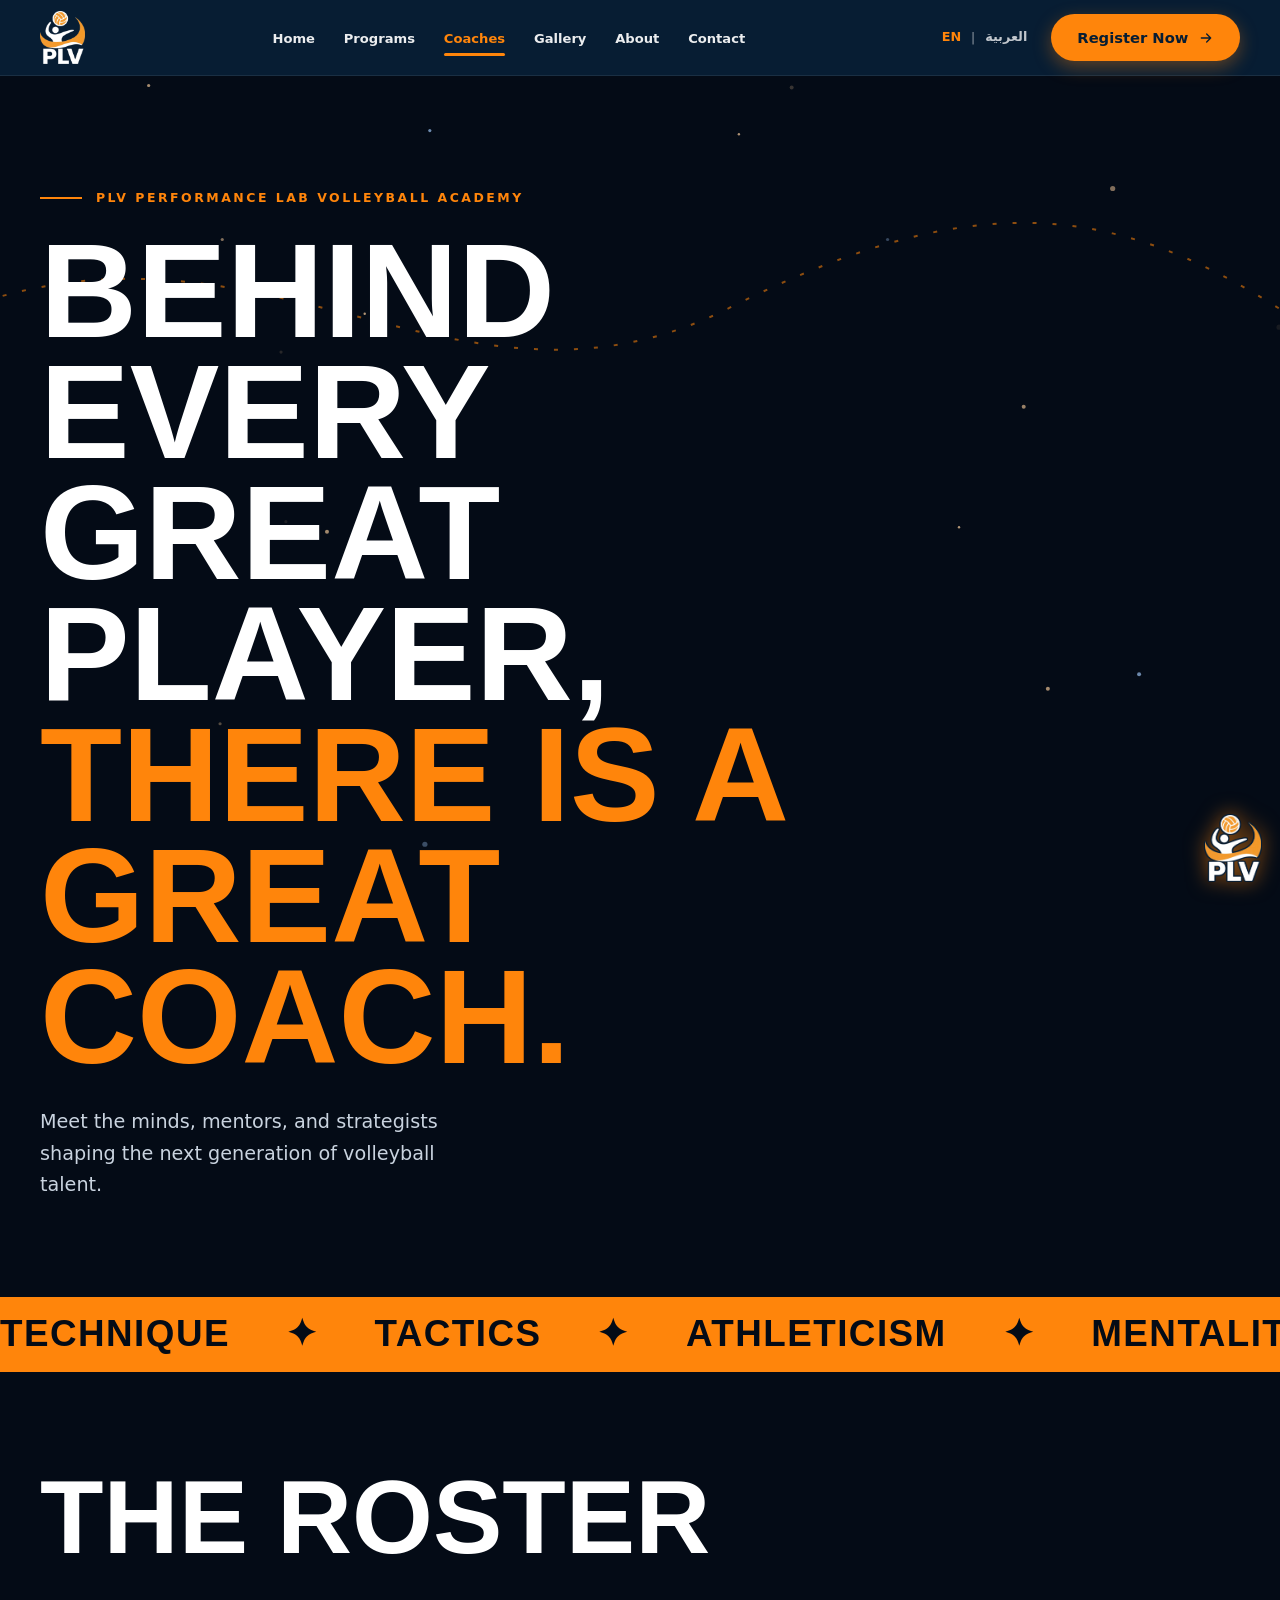
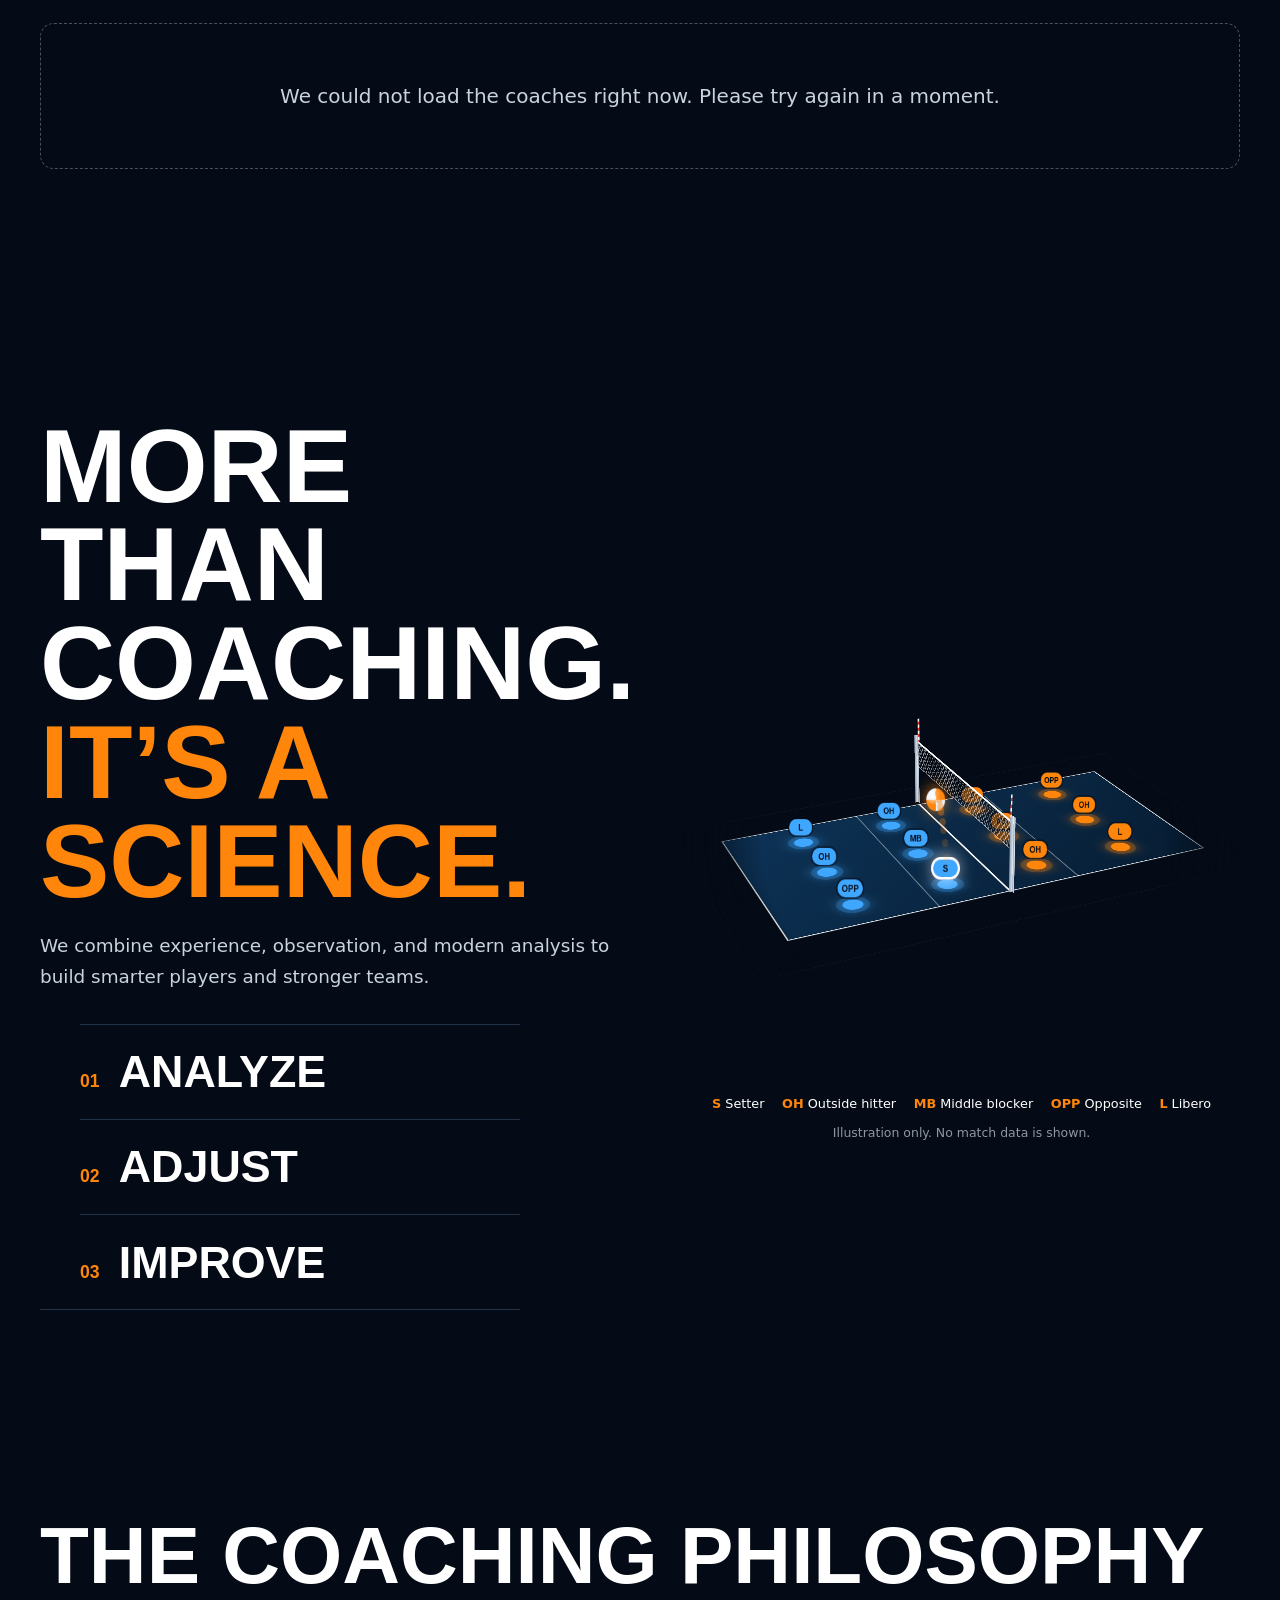
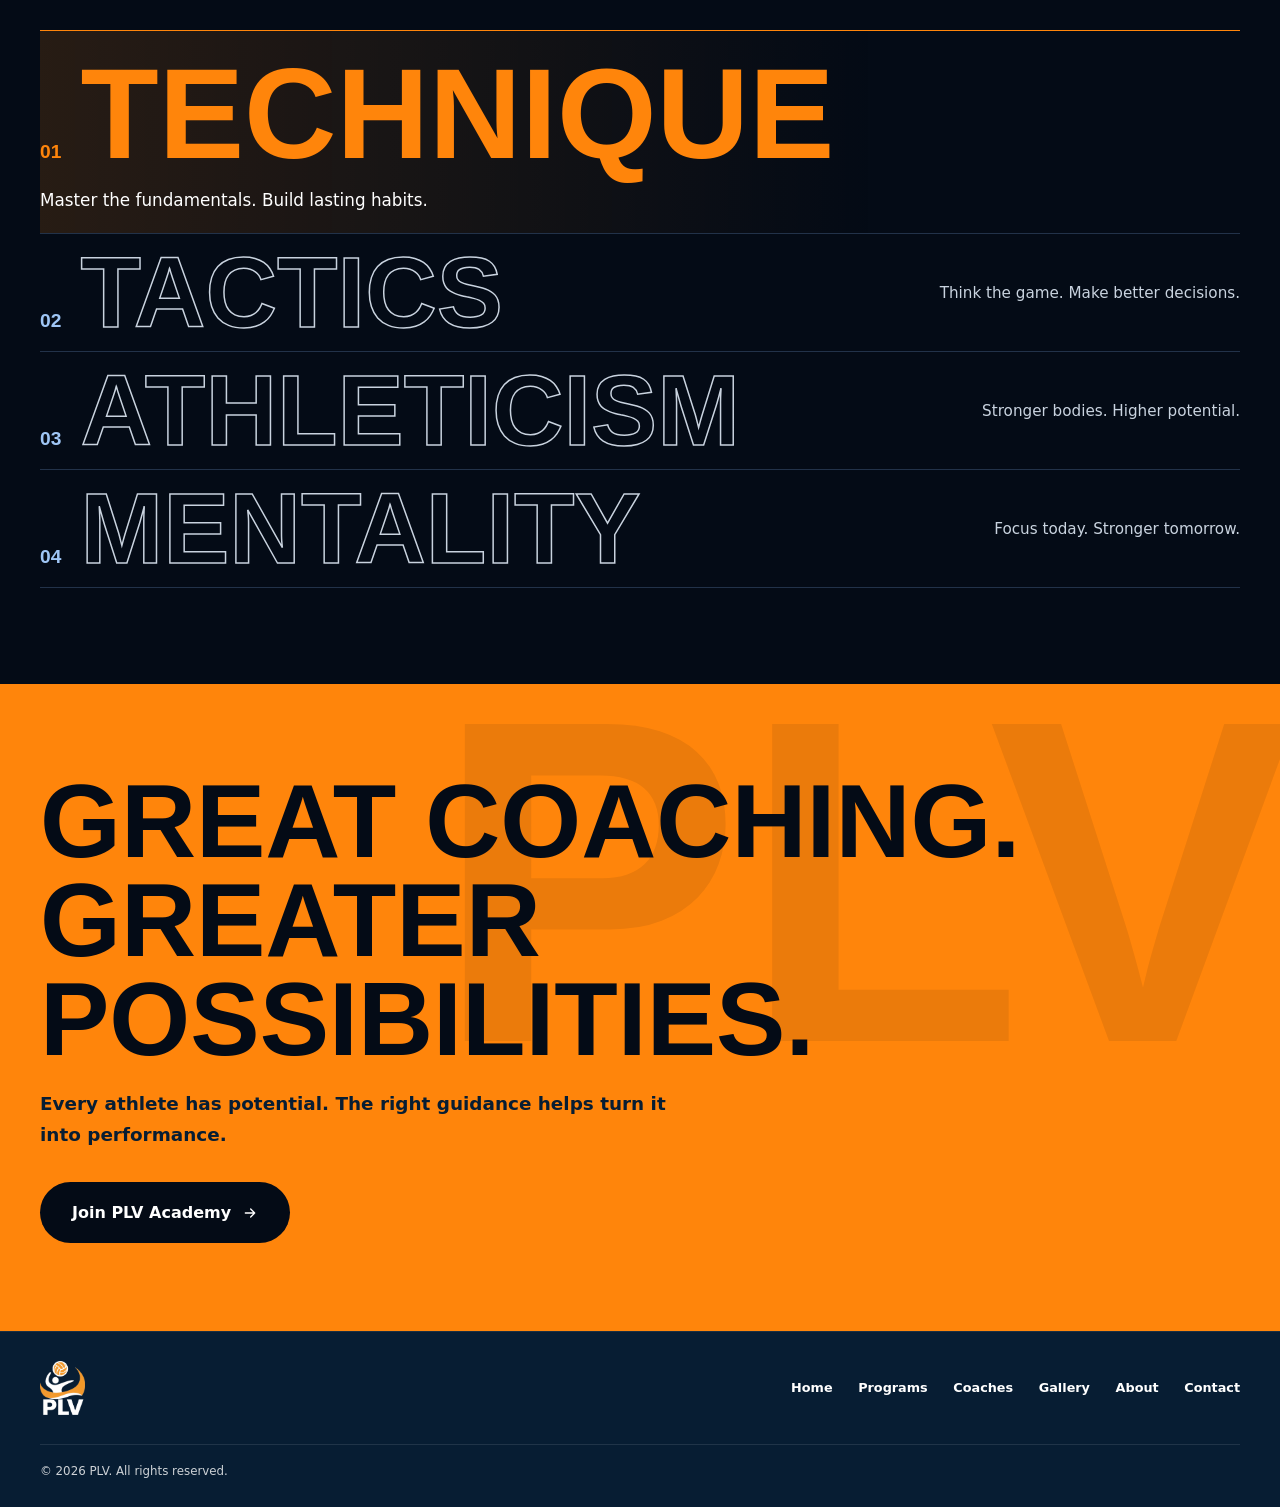
<file: coaches.html>
<!DOCTYPE html>
<html lang="en" dir="ltr" data-page="coaches">
<head>
  <meta charset="utf-8">
  <meta name="viewport" content="width=device-width, initial-scale=1, viewport-fit=cover">
  <meta http-equiv="Content-Security-Policy" content="default-src 'self'; script-src 'self' https://plvacademy.github.io/chatbot-admin/js/; style-src 'self' 'unsafe-inline' https://fonts.googleapis.com; font-src https://fonts.gstatic.com; img-src 'self' data: https://drive.google.com https://*.googleusercontent.com https://plvacademy.github.io; connect-src 'self' https://script.google.com https://script.googleusercontent.com https://plvacademy.github.io; object-src 'none'; base-uri 'none'; form-action 'self'">
  <script src="js/boot.js?v=45"></script>
  <title>Coaches | PLV Performance Lab Volleyball Academy</title>
  <meta name="description" content="Meet the coaches of PLV — Performance Lab Volleyball Academy: the minds, mentors and strategists shaping the next generation of volleyball talent.">
  <meta name="theme-color" content="#040B16">
  <link rel="icon" href="assets/images/Logo.png?v=2">
  <link rel="preconnect" href="https://script.google.com">
  <link rel="preconnect" href="https://fonts.googleapis.com">
  <link rel="preconnect" href="https://fonts.gstatic.com" crossorigin>
  <link href="https://fonts.googleapis.com/css2?family=Big+Shoulders+Display:wght@700;800;900&family=Noto+Kufi+Arabic:wght@700;800;900&family=IBM+Plex+Sans+Arabic:wght@400;500;600;700&family=Montserrat:wght@400;500;600;700;800&display=swap" rel="stylesheet">
  <link rel="stylesheet" href="css/styles.css?v=45">
  <link rel="stylesheet" href="css/responsive.css?v=45">
  <link rel="stylesheet" href="css/coaches.css?v=45">
  </head>
<body class="coaches-page">

<!-- Icon sprite (inline so it works locally and on GitHub Pages) -->
<svg xmlns="http://www.w3.org/2000/svg" style="display:none" aria-hidden="true">
  <symbol id="i-arrow" viewBox="0 0 24 24"><path d="M5 12h14M13 6l6 6-6 6" fill="none" stroke="currentColor" stroke-width="2" stroke-linecap="round" stroke-linejoin="round"/></symbol>
  <symbol id="i-user" viewBox="0 0 24 24"><g fill="none" stroke="currentColor" stroke-width="1.8" stroke-linecap="round"><rect x="3.5" y="3.5" width="17" height="17" rx="4"/><circle cx="12" cy="10" r="2.6"/><path d="M7 18c.8-2.4 2.8-3.6 5-3.6s4.2 1.2 5 3.6"/></g></symbol>
  <symbol id="i-target" viewBox="0 0 24 24"><g fill="none" stroke="currentColor" stroke-width="1.8" stroke-linecap="round"><circle cx="12" cy="12" r="8.5"/><circle cx="12" cy="12" r="4.5"/><circle cx="12" cy="12" r=".8" fill="currentColor"/></g></symbol>
  <symbol id="i-shield" viewBox="0 0 24 24"><g fill="none" stroke="currentColor" stroke-width="1.8" stroke-linecap="round" stroke-linejoin="round"><path d="M12 3l7 3v5.5c0 4.6-3 7.7-7 9.5-4-1.8-7-4.9-7-9.5V6z"/><path d="M9 12l2.2 2.2L15.5 10"/></g></symbol>
  <symbol id="i-users" viewBox="0 0 24 24"><g fill="none" stroke="currentColor" stroke-width="1.8" stroke-linecap="round"><circle cx="9" cy="8.5" r="3"/><path d="M3 19.5c0-3 2.7-5 6-5s6 2 6 5"/><circle cx="17" cy="9.5" r="2.4"/><path d="M16.5 14.6c2.6 0 4.5 1.6 4.5 4.4"/></g></symbol>
  <symbol id="i-compass" viewBox="0 0 24 24"><g fill="none" stroke="currentColor" stroke-width="1.8" stroke-linecap="round" stroke-linejoin="round"><circle cx="12" cy="12" r="8.5"/><path d="M15.5 8.5l-2 5-5 2 2-5z"/></g></symbol>
  <symbol id="i-coach" viewBox="0 0 24 24"><g fill="none" stroke="currentColor" stroke-width="1.8" stroke-linecap="round" stroke-linejoin="round"><circle cx="12" cy="8" r="3.5"/><path d="M4.5 20c.6-3.8 3.6-6 7.5-6s6.9 2.2 7.5 6"/><path d="M9.5 14.5L12 18l2.5-3.5"/></g></symbol>
  <symbol id="i-court" viewBox="0 0 24 24"><g fill="none" stroke="currentColor" stroke-width="1.8" stroke-linecap="round" stroke-linejoin="round"><rect x="3" y="5" width="18" height="14" rx="1.5"/><path d="M12 5v14M3 12h4M17 12h4"/></g></symbol>
  <symbol id="i-growth" viewBox="0 0 24 24"><g fill="none" stroke="currentColor" stroke-width="1.8" stroke-linecap="round" stroke-linejoin="round"><path d="M4 19V10M10 19V6M16 19v-6M22 19H2"/><path d="M13 4h5v5"/></g></symbol>
  <symbol id="i-trophy" viewBox="0 0 24 24"><g fill="none" stroke="currentColor" stroke-width="1.8" stroke-linecap="round" stroke-linejoin="round"><path d="M8 4h8v5a4 4 0 01-8 0z"/><path d="M8 6H4v1a4 4 0 004 4M16 6h4v1a4 4 0 01-4 4M12 13v4M8 20h8"/></g></symbol>
  <symbol id="i-chevron" viewBox="0 0 24 24"><path d="M9 5l7 7-7 7" fill="none" stroke="currentColor" stroke-width="2.2" stroke-linecap="round" stroke-linejoin="round"/></symbol>
  <symbol id="i-pause" viewBox="0 0 24 24"><path d="M8 5v14M16 5v14" fill="none" stroke="currentColor" stroke-width="2.6" stroke-linecap="round"/></symbol>
  <symbol id="i-play" viewBox="0 0 24 24"><path d="M8 5l11 7-11 7z" fill="currentColor"/></symbol>
  <symbol id="i-whatsapp" viewBox="0 0 24 24"><path d="M12 3.2a8.8 8.8 0 00-7.5 13.4L3.2 21l4.5-1.2A8.8 8.8 0 1012 3.2zm4.5 12.2c-.2.6-1.2 1.1-1.7 1.2-.4.1-1 .1-1.6-.1-.4-.1-.9-.3-1.5-.6-2.6-1.1-4.3-3.8-4.4-4-.1-.2-1-1.3-1-2.5s.6-1.8.9-2c.2-.2.5-.3.7-.3h.5c.2 0 .4 0 .6.5l.8 1.9c.1.1.1.3 0 .5l-.3.4-.4.4c-.1.2-.3.3-.1.6.2.3.7 1.2 1.5 1.9 1 .9 1.9 1.2 2.2 1.3.3.1.4.1.6-.1l.8-1c.2-.2.4-.2.6-.1l1.8.9c.3.1.4.2.5.3.1.2.1.7-.1 1.2z" fill="currentColor"/></symbol>
  <symbol id="i-facebook" viewBox="0 0 24 24"><path d="M13.5 21v-7.5H16l.5-3h-3V8.7c0-.9.3-1.5 1.6-1.5h1.5V4.5c-.3 0-1.2-.1-2.2-.1-2.3 0-3.8 1.4-3.8 3.9v2.2H8v3h2.6V21z" fill="currentColor"/></symbol>
  <symbol id="i-instagram" viewBox="0 0 24 24"><g fill="none" stroke="currentColor" stroke-width="1.8"><rect x="4" y="4" width="16" height="16" rx="4.5"/><circle cx="12" cy="12" r="3.6"/><circle cx="16.8" cy="7.2" r=".6" fill="currentColor"/></g></symbol>
  <symbol id="i-tiktok" viewBox="0 0 24 24"><path d="M14 4v10.2a3.2 3.2 0 11-3.2-3.2M14 4c.3 2.4 1.9 4 4.5 4.2" fill="none" stroke="currentColor" stroke-width="2" stroke-linecap="round" stroke-linejoin="round"/></symbol>
  <symbol id="i-youtube" viewBox="0 0 24 24"><g><rect x="3" y="6.5" width="18" height="11" rx="3.2" fill="none" stroke="currentColor" stroke-width="1.8"/><path d="M10.5 9.5l4 2.5-4 2.5z" fill="currentColor"/></g></symbol>
  <symbol id="i-send" viewBox="0 0 24 24"><path d="M21 3L3 10.5l6.5 2.5L12 20z M9.5 13L21 3" fill="none" stroke="currentColor" stroke-width="1.8" stroke-linecap="round" stroke-linejoin="round"/></symbol>
  <symbol id="i-home" viewBox="0 0 24 24"><path d="M3.5 11.2L12 4l8.5 7.2M6 9.8V20h4.2v-5.2h3.6V20H18V9.8" fill="none" stroke="currentColor" stroke-width="1.9" stroke-linecap="round" stroke-linejoin="round"/></symbol>
  <symbol id="i-pencil" viewBox="0 0 24 24"><path d="M4 20l1-4.2L16.6 4.2a1.9 1.9 0 012.7 0l.5.5a1.9 1.9 0 010 2.7L8.2 19zM14.5 6.3l3.2 3.2" fill="none" stroke="currentColor" stroke-width="1.9" stroke-linecap="round" stroke-linejoin="round"/></symbol>
  <symbol id="i-phone" viewBox="0 0 24 24"><path d="M6.6 3.5l2.6 3.3-1.6 2.2a12 12 0 006.9 6.9l2.2-1.6 3.3 2.6-1.1 3.1c-.3.8-1.1 1.3-2 1.2A17.4 17.4 0 013.2 6.6c-.1-.9.4-1.7 1.2-2z" fill="none" stroke="currentColor" stroke-width="1.8" stroke-linejoin="round"/></symbol>
  <symbol id="i-check" viewBox="0 0 24 24"><path d="M5 12.5l4.2 4.2L19 7" fill="none" stroke="currentColor" stroke-width="2.4" stroke-linecap="round" stroke-linejoin="round"/></symbol>
</svg>

<a class="skip-link" href="#main" data-i18n="skip">Skip to main content</a>

<noscript>
  <p class="noscript">This website needs JavaScript enabled to load its content.</p>
</noscript>

<!-- 2. Header -->
<header class="site-header">
  <div class="container header-inner">
    <a class="brand" href="index.html#home" aria-label="PLV — Performance Lab Volleyball Academy">
      <img src="assets/images/Logo.png?v=2" alt="PLV — Performance Lab Volleyball Academy" class="brand__logo" width="45" height="54">
      <span class="brand__text" hidden><strong>PLV</strong><small>Performance Lab<br>Volleyball Academy</small></span>
    </a>

    <button class="nav-toggle" id="nav-toggle" type="button" aria-expanded="false" aria-controls="site-nav" data-i18n-aria="nav.menu" aria-label="Menu">
      <span class="nav-toggle__bar"></span><span class="nav-toggle__bar"></span><span class="nav-toggle__bar"></span>
    </button>

    <nav class="site-nav" id="site-nav" data-i18n-aria="nav.main" aria-label="Main navigation">
      <ul class="site-nav__list">
        <li><a href="index.html#home" data-i18n="nav.home">Home</a></li>
        <li><a href="programs.html" data-page="programs" data-i18n="nav.programs">Programs</a></li>
        <li><a href="coaches.html" data-page="coaches" aria-current="page" data-i18n="nav.coaches">Coaches</a></li>
        <li><a href="gallery.html" data-page="gallery" data-i18n="nav.gallery">Gallery</a></li>
        <li><a data-page="about" data-i18n="nav.about" title="Coming soon">About</a></li>
        <li><a href="index.html#contact" data-i18n="nav.contact">Contact</a></li>
      </ul>
      <div class="site-nav__actions">
        <div class="lang-switch" role="group" data-i18n-aria="lang.switch" aria-label="Language">
          <button type="button" data-lang="en" aria-pressed="true" lang="en">EN</button>
          <span aria-hidden="true">|</span>
          <button type="button" data-lang="ar" aria-pressed="false" lang="ar">العربية</button>
        </div>
        <a class="btn btn--primary js-register" href="programs.html#register"><span data-i18n="register">Register Now</span><svg class="icon icon--sm flip-rtl" aria-hidden="true"><use href="#i-arrow"/></svg></a>
      </div>
    </nav>
  </div>
</header>

<canvas class="ch-ambient" id="ch-ambient" aria-hidden="true"></canvas>

<main id="main">

  <!-- 1. Hero -->
  <section class="ch-hero" aria-labelledby="ch-title">
    <svg class="ch-hero__flow" viewBox="0 0 1440 400" preserveAspectRatio="none" aria-hidden="true" focusable="false"><path class="ch-flow" d="M-40 150 C 300 60, 520 260, 820 150 S 1280 70, 1480 170" fill="none" stroke="#FF850B" stroke-opacity=".55" stroke-width="2" vector-effect="non-scaling-stroke"/></svg>
    <div class="container ch-hero__inner">
      <p class="ch-eyebrow" data-i18n="chp.hero.eyebrow">PLV Performance Lab Volleyball Academy</p>
      <h1 id="ch-title" class="ch-title">
        <span class="ch-title__a" data-i18n="chp.hero.title1">Behind every great player,</span>
        <span class="ch-title__b" data-i18n="chp.hero.title2">there is a great coach.</span>
      </h1>
      <p class="ch-hero__text" data-i18n="chp.hero.text">Meet the minds, mentors, and strategists shaping the next generation of volleyball talent.</p>
    </div>
  </section>

  <!-- 2. Marquee -->
  <div class="ch-marquee" aria-hidden="true">
    <div class="ch-marquee__run">
      <div class="ch-marquee__grp">
        <span data-i18n="chp.pill.technique">Technique</span><i>&#10022;</i><span data-i18n="chp.pill.tactics">Tactics</span><i>&#10022;</i><span data-i18n="chp.pill.athleticism">Athleticism</span><i>&#10022;</i><span data-i18n="chp.pill.mentality">Mentality</span><i>&#10022;</i>
        <span data-i18n="chp.pill.technique">Technique</span><i>&#10022;</i><span data-i18n="chp.pill.tactics">Tactics</span><i>&#10022;</i><span data-i18n="chp.pill.athleticism">Athleticism</span><i>&#10022;</i><span data-i18n="chp.pill.mentality">Mentality</span><i>&#10022;</i>
      </div>
      <div class="ch-marquee__grp">
        <span data-i18n="chp.pill.technique">Technique</span><i>&#10022;</i><span data-i18n="chp.pill.tactics">Tactics</span><i>&#10022;</i><span data-i18n="chp.pill.athleticism">Athleticism</span><i>&#10022;</i><span data-i18n="chp.pill.mentality">Mentality</span><i>&#10022;</i>
        <span data-i18n="chp.pill.technique">Technique</span><i>&#10022;</i><span data-i18n="chp.pill.tactics">Tactics</span><i>&#10022;</i><span data-i18n="chp.pill.athleticism">Athleticism</span><i>&#10022;</i><span data-i18n="chp.pill.mentality">Mentality</span><i>&#10022;</i>
      </div>
    </div>
  </div>

  <!-- 3. The roster -->
  <section class="ch-roster" id="roster" aria-labelledby="roster-title">
    <div class="container">
      <h2 class="ch-h2 ch-h2--xl" id="roster-title" data-i18n="chp.roster.title">The roster</h2>

      <p class="ch-empty" id="coach-empty" role="status" hidden></p>

      <article class="ch-card" id="coach-card" aria-live="polite">
        <figure class="ch-card__photo" id="card-photo"></figure>
        <span class="ch-card__no" id="card-no" aria-hidden="true">01</span>
        <div class="ch-card__body">
          <p class="ch-role" id="card-role"></p>
          <h3 class="ch-name" id="card-name"></h3>
          <p class="ch-meta" id="card-meta"></p>
          <div class="ch-tabs" role="tablist" data-i18n-aria="chp.roster.title" aria-label="The roster">
            <button role="tab" type="button" id="tab-about" aria-controls="pane-about" aria-selected="true" data-i18n="chp.spot.about">About</button>
            <button role="tab" type="button" id="tab-philosophy" aria-controls="pane-philosophy" aria-selected="false" tabindex="-1" data-i18n="chp.spot.philosophy">Philosophy</button>
            <button role="tab" type="button" id="tab-specializations" aria-controls="pane-specializations" aria-selected="false" tabindex="-1" data-i18n="chp.spot.specializations">Specializations</button>
            <button role="tab" type="button" id="tab-qualifications" aria-controls="pane-qualifications" aria-selected="false" tabindex="-1" data-i18n="chp.spot.qualifications">Qualifications</button>
          </div>
          <div class="ch-pane" role="tabpanel" id="pane-about" aria-labelledby="tab-about"><p id="card-bio"></p></div>
          <div class="ch-pane" role="tabpanel" id="pane-philosophy" aria-labelledby="tab-philosophy" hidden><p id="card-philo"></p></div>
          <div class="ch-pane" role="tabpanel" id="pane-specializations" aria-labelledby="tab-specializations" hidden><ul id="card-spec"></ul></div>
          <div class="ch-pane" role="tabpanel" id="pane-qualifications" aria-labelledby="tab-qualifications" hidden><ul id="card-qual"></ul></div>
          <div class="ch-card__actions">
            <button class="ch-btn ch-btn--ghost" type="button" id="card-prev"><svg class="icon icon--sm ch-ico-prev" aria-hidden="true"><use href="#i-arrow"/></svg><span data-i18n="chp.spot.prev">Previous coach</span></button>
            <button class="ch-btn ch-btn--ghost" type="button" id="card-next"><span data-i18n="chp.spot.next">Next coach</span><svg class="icon icon--sm flip-rtl" aria-hidden="true"><use href="#i-arrow"/></svg></button>
            <a class="ch-btn" id="card-open" href="coach.html"><span data-i18n="chp.feat.profile">View full profile</span><svg class="icon icon--sm flip-rtl" aria-hidden="true"><use href="#i-arrow"/></svg></a>
          </div>
        </div>
      </article>

      <ul class="ch-others" id="coach-others"></ul>
    </div>
  </section>

  <!-- 4. Science: turning 3D court -->
  <section class="ch-science" id="science" aria-labelledby="sci-title">
    <div class="container ch-science__inner">
      <div class="ch-science__copy">
        <h2 class="ch-h2 ch-h2--xl" id="sci-title"><span class="ch-h2__a" data-i18n="chp.sci.title1">More than coaching.</span> <span class="ch-h2__b" data-i18n="chp.sci.title2">It’s a science.</span></h2>
        <p class="ch-sub ch-sub--lg" data-i18n="chp.sci.text">We combine experience, observation, and modern analysis to build smarter players and stronger teams.</p>
        <ol class="ch-steps">
          <li><span data-i18n="chp.sci.analyze">Analyze</span></li>
          <li><span data-i18n="chp.sci.adjust">Adjust</span></li>
          <li><span data-i18n="chp.sci.improve">Improve</span></li>
        </ol>
      </div>
      <div class="ch-board" id="court-board">
        <div class="ch-board__in" id="court-host" role="img" data-i18n-aria="chp.sci.court" aria-label="Illustration of a volleyball court that turns slowly while a ball is played between the teams."></div>
        <ul class="ch-legend" aria-hidden="true">
          <li><b>S</b> <span data-i18n="chp.pos.s">Setter</span></li>
          <li><b>OH</b> <span data-i18n="chp.pos.oh">Outside hitter</span></li>
          <li><b>MB</b> <span data-i18n="chp.pos.mb">Middle blocker</span></li>
          <li><b>OPP</b> <span data-i18n="chp.pos.opp">Opposite</span></li>
          <li><b>L</b> <span data-i18n="chp.pos.l">Libero</span></li>
        </ul>
        <p class="ch-board__note" data-i18n="chp.sci.note">Illustration only. No match data is shown.</p>
      </div>
    </div>
  </section>

  <!-- 5. Coaching philosophy: bands -->
  <section class="ch-phil" id="philosophy" aria-labelledby="phil-title">
    <div class="container">
      <h2 class="ch-h2" id="phil-title" data-i18n="chp.phil.title">The coaching philosophy</h2>
      <ul class="ch-bands" id="phil-bands">
        <li class="ch-band is-open"><button type="button" aria-expanded="true"><span class="ch-band__no" aria-hidden="true">01</span><span class="ch-band__t" data-i18n="chp.phil.technique">Technique</span></button><p data-i18n="chp.phil.techniqueText">Master the fundamentals. Build lasting habits.</p></li>
        <li class="ch-band"><button type="button" aria-expanded="false"><span class="ch-band__no" aria-hidden="true">02</span><span class="ch-band__t" data-i18n="chp.phil.tactics">Tactics</span></button><p data-i18n="chp.phil.tacticsText">Think the game. Make better decisions.</p></li>
        <li class="ch-band"><button type="button" aria-expanded="false"><span class="ch-band__no" aria-hidden="true">03</span><span class="ch-band__t" data-i18n="chp.phil.athleticism">Athleticism</span></button><p data-i18n="chp.phil.athleticismText">Stronger bodies. Higher potential.</p></li>
        <li class="ch-band"><button type="button" aria-expanded="false"><span class="ch-band__no" aria-hidden="true">04</span><span class="ch-band__t" data-i18n="chp.phil.mentality">Mentality</span></button><p data-i18n="chp.phil.mentalityText">Focus today. Stronger tomorrow.</p></li>
      </ul>
    </div>
  </section>

  <!-- 6. Closing -->
  <section class="ch-close" aria-labelledby="close-title">
    <span class="ch-close__mark" aria-hidden="true">PLV</span>
    <div class="container ch-close__inner">
      <div>
        <h2 class="ch-h2 ch-h2--xl" id="close-title"><span class="ch-h2__a" data-i18n="chp.close.title1">Great coaching.</span> <span class="ch-h2__a" data-i18n="chp.close.title2">Greater possibilities.</span></h2>
        <p class="ch-sub ch-sub--lg" data-i18n="chp.close.text">Every athlete has potential. The right guidance helps turn it into performance.</p>
      </div>
      <a class="ch-cta js-register" href="programs.html#register"><span data-i18n="chp.close.cta">Join PLV Academy</span><svg class="icon icon--sm flip-rtl" aria-hidden="true"><use href="#i-arrow"/></svg></a>
    </div>
  </section>

</main>

<!-- 12. Footer -->
<footer class="site-footer">
  <div class="container footer-top">
    <a class="brand" href="index.html#home" aria-label="PLV — Performance Lab Volleyball Academy">
      <img src="assets/images/Logo.png?v=2" alt="PLV — Performance Lab Volleyball Academy" class="brand__logo" width="45" height="54" loading="lazy">
      <span class="brand__text" hidden><strong>PLV</strong><small>Performance Lab<br>Volleyball Academy</small></span>
    </a>
    <nav class="footer-nav" data-i18n-aria="nav.footer" aria-label="Footer navigation">
      <a href="index.html#home" data-i18n="nav.home">Home</a>
      <a href="programs.html" data-page="programs" data-i18n="nav.programs">Programs</a>
      <a href="coaches.html" data-page="coaches" data-i18n="nav.coaches">Coaches</a>
      <a href="gallery.html" data-page="gallery" data-i18n="nav.gallery">Gallery</a>
      <a data-page="about" data-i18n="nav.about">About</a>
      <a href="index.html#contact" data-i18n="nav.contact">Contact</a>
    </nav>
  </div>
  <div class="container footer-contact-row">
    <ul class="footer-contact js-contact-info" data-i18n-aria="footer.contact" aria-label="Contact information" hidden></ul>
  </div>
  <div class="container footer-bottom">
    <p><span data-i18n="footer.rights">© 2026 PLV. All rights reserved.</span></p>
    <p class="footer-legal">
      <a href="#" data-page="privacy" data-hide-if-unset data-i18n="footer.privacy" hidden>Privacy Policy</a>
      <a href="#" data-page="terms" data-hide-if-unset data-i18n="footer.terms" hidden>Terms &amp; Conditions</a>
    </p>
  </div>
</footer>

<!-- Floating chatbot launcher -->
<div class="chatbot" id="chatbot-root"></div>

<script type="module" src="js/coaches.js?v=45"></script>
</body>
</html>
</file>
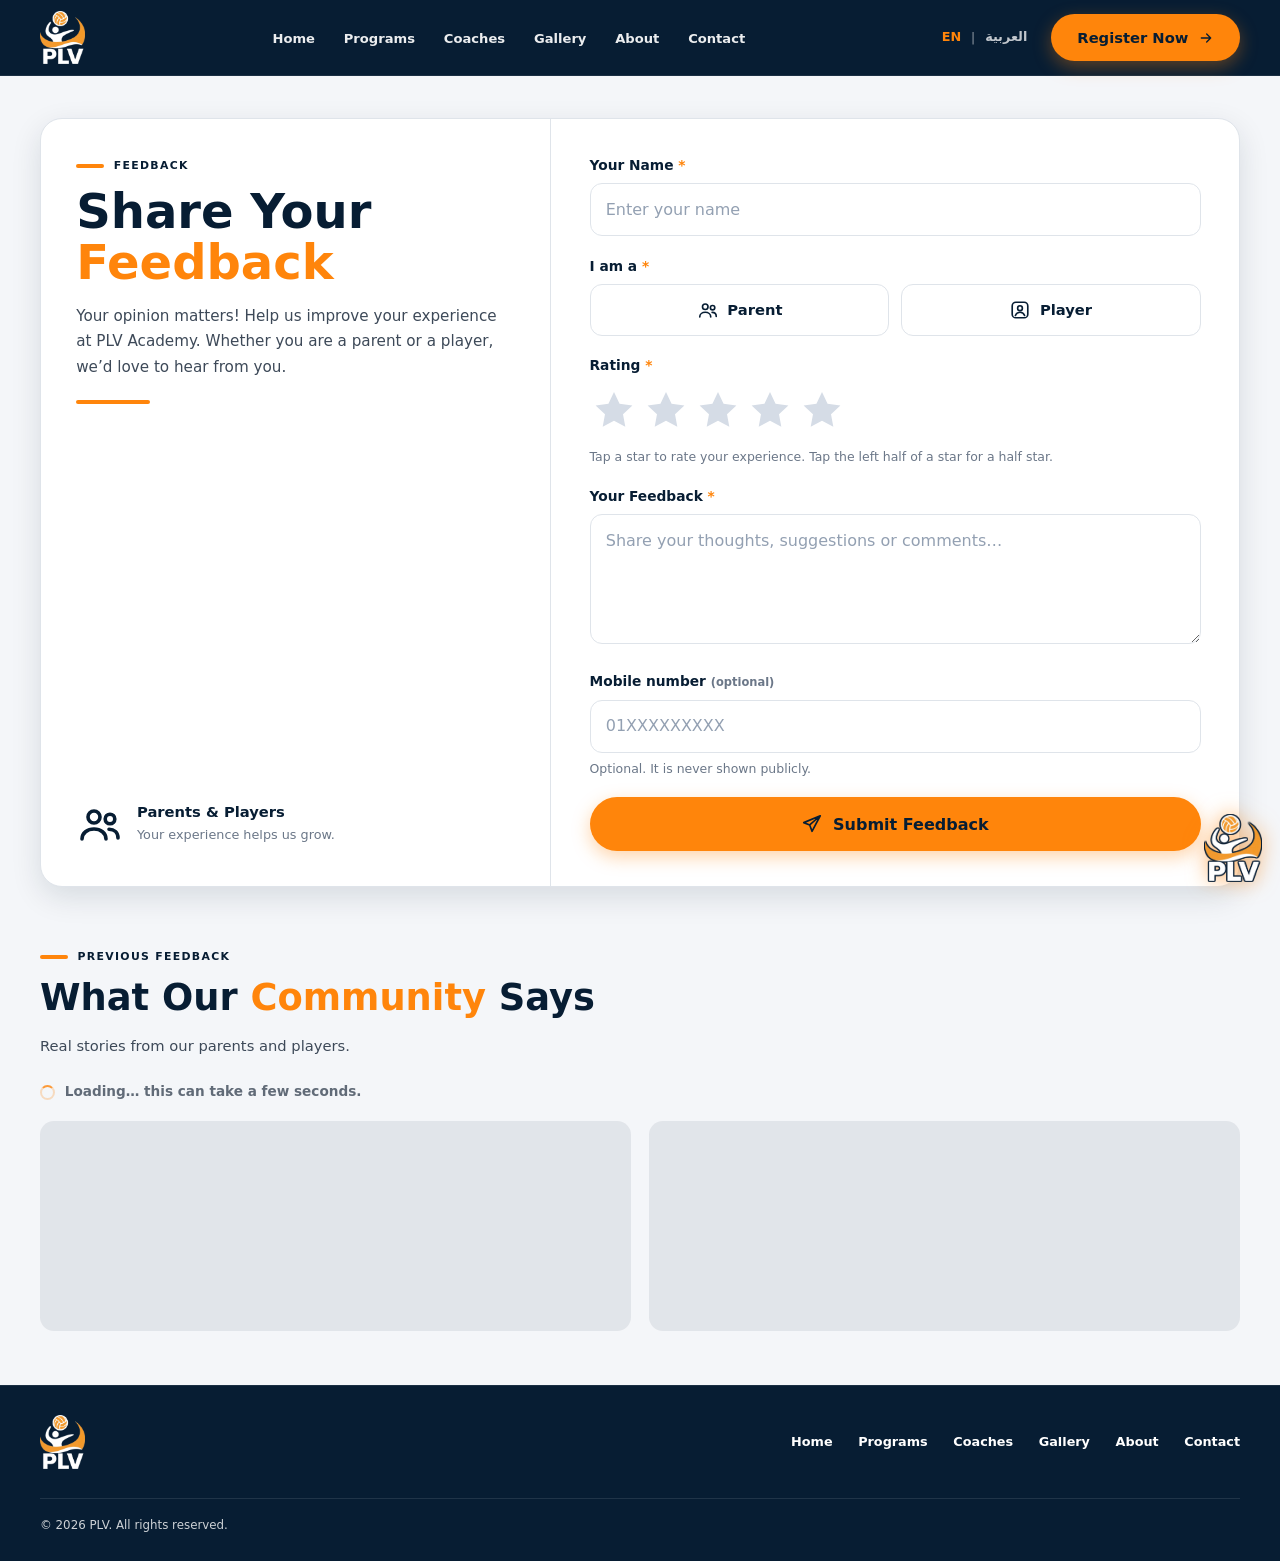
<file: feedback.html>
<!DOCTYPE html>
<html lang="en" dir="ltr">
<head>
  <meta charset="utf-8">
  <meta name="viewport" content="width=device-width, initial-scale=1, viewport-fit=cover">
  <meta http-equiv="Content-Security-Policy" content="default-src 'self'; script-src 'self' https://plvacademy.github.io/chatbot-admin/js/; style-src 'self' 'unsafe-inline' https://fonts.googleapis.com; font-src https://fonts.gstatic.com; img-src 'self' data: https://drive.google.com https://*.googleusercontent.com https://plvacademy.github.io; connect-src 'self' https://script.google.com https://script.googleusercontent.com https://plvacademy.github.io; object-src 'none'; base-uri 'none'; form-action 'self'">
  <script src="js/boot.js?v=45"></script>
  <title>Feedback | PLV Performance Lab Volleyball Academy</title>
  <meta name="description" content="Share your feedback with PLV — Performance Lab Volleyball Academy and read what parents and players say.">
  <meta name="theme-color" content="#071D33">
  <link rel="icon" href="assets/images/Logo.png?v=2">
  <link rel="preconnect" href="https://script.google.com">
  <link rel="preconnect" href="https://script.googleusercontent.com" crossorigin>
  <link rel="preconnect" href="https://fonts.googleapis.com">
  <link rel="preconnect" href="https://fonts.gstatic.com" crossorigin>
  <link href="https://fonts.googleapis.com/css2?family=IBM+Plex+Sans+Arabic:wght@400;500;600;700&family=Montserrat:wght@400;500;600;700;800&display=swap" rel="stylesheet">
  <link rel="stylesheet" href="css/styles.css?v=45">
  <link rel="stylesheet" href="css/responsive.css?v=45">
  <link rel="stylesheet" href="css/feedback.css?v=45">
</head>
<body class="feedback-page">

<!-- Icon sprite (inline so it works locally and on GitHub Pages) -->
<svg xmlns="http://www.w3.org/2000/svg" style="display:none" aria-hidden="true">
  <symbol id="i-arrow" viewBox="0 0 24 24"><path d="M5 12h14M13 6l6 6-6 6" fill="none" stroke="currentColor" stroke-width="2" stroke-linecap="round" stroke-linejoin="round"/></symbol>
  <symbol id="i-user" viewBox="0 0 24 24"><g fill="none" stroke="currentColor" stroke-width="1.8" stroke-linecap="round"><rect x="3.5" y="3.5" width="17" height="17" rx="4"/><circle cx="12" cy="10" r="2.6"/><path d="M7 18c.8-2.4 2.8-3.6 5-3.6s4.2 1.2 5 3.6"/></g></symbol>
  <symbol id="i-target" viewBox="0 0 24 24"><g fill="none" stroke="currentColor" stroke-width="1.8" stroke-linecap="round"><circle cx="12" cy="12" r="8.5"/><circle cx="12" cy="12" r="4.5"/><circle cx="12" cy="12" r=".8" fill="currentColor"/></g></symbol>
  <symbol id="i-shield" viewBox="0 0 24 24"><g fill="none" stroke="currentColor" stroke-width="1.8" stroke-linecap="round" stroke-linejoin="round"><path d="M12 3l7 3v5.5c0 4.6-3 7.7-7 9.5-4-1.8-7-4.9-7-9.5V6z"/><path d="M9 12l2.2 2.2L15.5 10"/></g></symbol>
  <symbol id="i-users" viewBox="0 0 24 24"><g fill="none" stroke="currentColor" stroke-width="1.8" stroke-linecap="round"><circle cx="9" cy="8.5" r="3"/><path d="M3 19.5c0-3 2.7-5 6-5s6 2 6 5"/><circle cx="17" cy="9.5" r="2.4"/><path d="M16.5 14.6c2.6 0 4.5 1.6 4.5 4.4"/></g></symbol>
  <symbol id="i-compass" viewBox="0 0 24 24"><g fill="none" stroke="currentColor" stroke-width="1.8" stroke-linecap="round" stroke-linejoin="round"><circle cx="12" cy="12" r="8.5"/><path d="M15.5 8.5l-2 5-5 2 2-5z"/></g></symbol>
  <symbol id="i-coach" viewBox="0 0 24 24"><g fill="none" stroke="currentColor" stroke-width="1.8" stroke-linecap="round" stroke-linejoin="round"><circle cx="12" cy="8" r="3.5"/><path d="M4.5 20c.6-3.8 3.6-6 7.5-6s6.9 2.2 7.5 6"/><path d="M9.5 14.5L12 18l2.5-3.5"/></g></symbol>
  <symbol id="i-court" viewBox="0 0 24 24"><g fill="none" stroke="currentColor" stroke-width="1.8" stroke-linecap="round" stroke-linejoin="round"><rect x="3" y="5" width="18" height="14" rx="1.5"/><path d="M12 5v14M3 12h4M17 12h4"/></g></symbol>
  <symbol id="i-growth" viewBox="0 0 24 24"><g fill="none" stroke="currentColor" stroke-width="1.8" stroke-linecap="round" stroke-linejoin="round"><path d="M4 19V10M10 19V6M16 19v-6M22 19H2"/><path d="M13 4h5v5"/></g></symbol>
  <symbol id="i-trophy" viewBox="0 0 24 24"><g fill="none" stroke="currentColor" stroke-width="1.8" stroke-linecap="round" stroke-linejoin="round"><path d="M8 4h8v5a4 4 0 01-8 0z"/><path d="M8 6H4v1a4 4 0 004 4M16 6h4v1a4 4 0 01-4 4M12 13v4M8 20h8"/></g></symbol>
  <symbol id="i-chevron" viewBox="0 0 24 24"><path d="M9 5l7 7-7 7" fill="none" stroke="currentColor" stroke-width="2.2" stroke-linecap="round" stroke-linejoin="round"/></symbol>
  <symbol id="i-pause" viewBox="0 0 24 24"><path d="M8 5v14M16 5v14" fill="none" stroke="currentColor" stroke-width="2.6" stroke-linecap="round"/></symbol>
  <symbol id="i-play" viewBox="0 0 24 24"><path d="M8 5l11 7-11 7z" fill="currentColor"/></symbol>
  <symbol id="i-whatsapp" viewBox="0 0 24 24"><path d="M12 3.2a8.8 8.8 0 00-7.5 13.4L3.2 21l4.5-1.2A8.8 8.8 0 1012 3.2zm4.5 12.2c-.2.6-1.2 1.1-1.7 1.2-.4.1-1 .1-1.6-.1-.4-.1-.9-.3-1.5-.6-2.6-1.1-4.3-3.8-4.4-4-.1-.2-1-1.3-1-2.5s.6-1.8.9-2c.2-.2.5-.3.7-.3h.5c.2 0 .4 0 .6.5l.8 1.9c.1.1.1.3 0 .5l-.3.4-.4.4c-.1.2-.3.3-.1.6.2.3.7 1.2 1.5 1.9 1 .9 1.9 1.2 2.2 1.3.3.1.4.1.6-.1l.8-1c.2-.2.4-.2.6-.1l1.8.9c.3.1.4.2.5.3.1.2.1.7-.1 1.2z" fill="currentColor"/></symbol>
  <symbol id="i-facebook" viewBox="0 0 24 24"><path d="M13.5 21v-7.5H16l.5-3h-3V8.7c0-.9.3-1.5 1.6-1.5h1.5V4.5c-.3 0-1.2-.1-2.2-.1-2.3 0-3.8 1.4-3.8 3.9v2.2H8v3h2.6V21z" fill="currentColor"/></symbol>
  <symbol id="i-instagram" viewBox="0 0 24 24"><g fill="none" stroke="currentColor" stroke-width="1.8"><rect x="4" y="4" width="16" height="16" rx="4.5"/><circle cx="12" cy="12" r="3.6"/><circle cx="16.8" cy="7.2" r=".6" fill="currentColor"/></g></symbol>
  <symbol id="i-tiktok" viewBox="0 0 24 24"><path d="M14 4v10.2a3.2 3.2 0 11-3.2-3.2M14 4c.3 2.4 1.9 4 4.5 4.2" fill="none" stroke="currentColor" stroke-width="2" stroke-linecap="round" stroke-linejoin="round"/></symbol>
  <symbol id="i-youtube" viewBox="0 0 24 24"><g><rect x="3" y="6.5" width="18" height="11" rx="3.2" fill="none" stroke="currentColor" stroke-width="1.8"/><path d="M10.5 9.5l4 2.5-4 2.5z" fill="currentColor"/></g></symbol>
  <symbol id="i-send" viewBox="0 0 24 24"><path d="M21 3L3 10.5l6.5 2.5L12 20z M9.5 13L21 3" fill="none" stroke="currentColor" stroke-width="1.8" stroke-linecap="round" stroke-linejoin="round"/></symbol>
  <symbol id="i-home" viewBox="0 0 24 24"><path d="M3.5 11.2L12 4l8.5 7.2M6 9.8V20h4.2v-5.2h3.6V20H18V9.8" fill="none" stroke="currentColor" stroke-width="1.9" stroke-linecap="round" stroke-linejoin="round"/></symbol>
  <symbol id="i-pencil" viewBox="0 0 24 24"><path d="M4 20l1-4.2L16.6 4.2a1.9 1.9 0 012.7 0l.5.5a1.9 1.9 0 010 2.7L8.2 19zM14.5 6.3l3.2 3.2" fill="none" stroke="currentColor" stroke-width="1.9" stroke-linecap="round" stroke-linejoin="round"/></symbol>
  <symbol id="i-phone" viewBox="0 0 24 24"><path d="M6.6 3.5l2.6 3.3-1.6 2.2a12 12 0 006.9 6.9l2.2-1.6 3.3 2.6-1.1 3.1c-.3.8-1.1 1.3-2 1.2A17.4 17.4 0 013.2 6.6c-.1-.9.4-1.7 1.2-2z" fill="none" stroke="currentColor" stroke-width="1.8" stroke-linejoin="round"/></symbol>
  <symbol id="i-check" viewBox="0 0 24 24"><path d="M5 12.5l4.2 4.2L19 7" fill="none" stroke="currentColor" stroke-width="2.4" stroke-linecap="round" stroke-linejoin="round"/></symbol>
</svg>

<a class="skip-link" href="#main" data-i18n="skip">Skip to main content</a>

<noscript>
  <p class="noscript">This website needs JavaScript enabled to load its content.</p>
</noscript>

<!-- 2. Header -->
<header class="site-header">
  <div class="container header-inner">
    <a class="brand" href="index.html#home" aria-label="PLV — Performance Lab Volleyball Academy">
      <img src="assets/images/Logo.png?v=2" alt="PLV — Performance Lab Volleyball Academy" class="brand__logo" width="45" height="54">
      <span class="brand__text" hidden><strong>PLV</strong><small>Performance Lab<br>Volleyball Academy</small></span>
    </a>

    <button class="nav-toggle" id="nav-toggle" type="button" aria-expanded="false" aria-controls="site-nav" data-i18n-aria="nav.menu" aria-label="Menu">
      <span class="nav-toggle__bar"></span><span class="nav-toggle__bar"></span><span class="nav-toggle__bar"></span>
    </button>

    <nav class="site-nav" id="site-nav" data-i18n-aria="nav.main" aria-label="Main navigation">
      <ul class="site-nav__list">
        <li><a href="index.html#home" data-i18n="nav.home">Home</a></li>
        <li><a href="programs.html" data-page="programs" data-i18n="nav.programs">Programs</a></li>
        <li><a href="coaches.html" data-page="coaches" data-i18n="nav.coaches">Coaches</a></li>
        <li><a href="gallery.html" data-page="gallery" data-i18n="nav.gallery">Gallery</a></li>
        <li><a data-page="about" data-i18n="nav.about" title="Coming soon">About</a></li>
        <li><a href="index.html#contact" data-i18n="nav.contact">Contact</a></li>
      </ul>
      <div class="site-nav__actions">
        <div class="lang-switch" role="group" data-i18n-aria="lang.switch" aria-label="Language">
          <button type="button" data-lang="en" aria-pressed="true" lang="en">EN</button>
          <span aria-hidden="true">|</span>
          <button type="button" data-lang="ar" aria-pressed="false" lang="ar">العربية</button>
        </div>
        <a class="btn btn--primary js-register" href="programs.html#register"><span data-i18n="register">Register Now</span><svg class="icon icon--sm flip-rtl" aria-hidden="true"><use href="#i-arrow"/></svg></a>
      </div>
    </nav>
  </div>
</header>

<main id="main">

  <!-- A. Feedback form, right below the header -->
  <section class="fb-top" aria-labelledby="fb-title">
    <div class="container">
      <div class="fb-card">
        <div class="fb-intro">
          <p class="eyebrow"><span data-i18n="feedback.page.eyebrow">Feedback</span></p>
          <h1 class="fb-title" id="fb-title"><span data-i18n="feedback.page.title1">Share Your</span> <em data-i18n="feedback.page.title2">Feedback</em></h1>
          <p class="fb-intro__text" data-i18n="feedback.page.text">Your opinion matters! Help us improve your experience at PLV Academy. Whether you are a parent or a player, we’d love to hear from you.</p>
          <span class="fb-intro__line" aria-hidden="true"></span>
          <div class="fb-intro__note">
            <svg class="icon icon--lg" aria-hidden="true"><use href="#i-users"/></svg>
            <p><strong data-i18n="feedback.page.noteTitle">Parents &amp; Players</strong><span data-i18n="feedback.page.noteText">Your experience helps us grow.</span></p>
          </div>
        </div>

        <div class="fb-formwrap">
          <form class="fb-form" id="fb-form" novalidate autocomplete="off" data-i18n-aria="feedback.form.aria" aria-label="Feedback form">
            <div class="fb-field">
              <label for="fb-name"><span data-i18n="feedback.form.name">Your Name</span> <b aria-hidden="true">*</b></label>
              <input id="fb-name" name="fb_name" type="text" maxlength="80" autocomplete="name" data-i18n-placeholder="feedback.form.namePh" placeholder="Enter your name" required aria-describedby="fb-name-err">
              <p class="fb-err" id="fb-name-err" role="alert" hidden></p>
            </div>

            <fieldset class="fb-field fb-type">
              <legend><span data-i18n="feedback.form.type">I am a</span> <b aria-hidden="true">*</b></legend>
              <div class="fb-type__opts">
                <label class="fb-type__opt"><input type="radio" name="fb_type" value="Parent"><span><svg class="icon" aria-hidden="true"><use href="#i-users"/></svg><span data-i18n="feedback.type.Parent">Parent</span></span></label>
                <label class="fb-type__opt"><input type="radio" name="fb_type" value="Player"><span><svg class="icon" aria-hidden="true"><use href="#i-user"/></svg><span data-i18n="feedback.type.Player">Player</span></span></label>
              </div>
              <p class="fb-err" id="fb-type-err" role="alert" hidden></p>
            </fieldset>

            <div class="fb-field" id="fb-rating-field">
              <span class="fb-label" id="fb-rating-label"><span data-i18n="feedback.form.rating">Rating</span> <b aria-hidden="true">*</b></span>
              <div id="fb-rating-mount" aria-labelledby="fb-rating-label"></div>
              <p class="fb-hint" id="fb-rating-hint" aria-live="polite"><span data-i18n="feedback.rating.hint">Tap a star to rate your experience. Tap the left half of a star for a half star.</span></p>
              <p class="fb-err" id="fb-rating-err" role="alert" hidden></p>
            </div>

            <div class="fb-field">
              <label for="fb-message"><span data-i18n="feedback.form.message">Your Feedback</span> <b aria-hidden="true">*</b></label>
              <textarea id="fb-message" name="fb_message" rows="4" maxlength="1000" data-i18n-placeholder="feedback.form.messagePh" placeholder="Share your thoughts, suggestions or comments…" required aria-describedby="fb-message-err"></textarea>
              <p class="fb-err" id="fb-message-err" role="alert" hidden></p>
            </div>

            <div class="fb-field" id="fb-mobile-field">
              <label for="fb-mobile"><span data-i18n="feedback.form.mobile">Mobile number</span> <b id="fb-mobile-star" aria-hidden="true" hidden>*</b> <small id="fb-mobile-opt" data-i18n="feedback.form.optional">(optional)</small></label>
              <input id="fb-mobile" name="fb_mobile" type="tel" inputmode="tel" dir="ltr" maxlength="24" autocomplete="tel" data-i18n-placeholder="feedback.form.mobilePh" placeholder="01XXXXXXXXX" aria-describedby="fb-mobile-hint fb-mobile-err">
              <p class="fb-hint" id="fb-mobile-hint"><span id="fb-mobile-hint-text" data-i18n="feedback.form.mobileHintOptional">Optional. It is never shown publicly.</span></p>
              <p class="fb-err" id="fb-mobile-err" role="alert" hidden></p>
            </div>

            <!-- Honeypot: people never see or fill this -->
            <div class="fb-trap" aria-hidden="true"><label>Leave empty<input id="fb-trap" name="trap_x7q" type="text" tabindex="-1" autocomplete="off" readonly></label></div>

            <p class="fb-err fb-err--form" id="fb-form-err" role="alert" hidden></p>
            <button class="btn btn--primary fb-submit" id="fb-submit" type="submit">
              <svg class="icon" aria-hidden="true"><use href="#i-send"/></svg>
              <span class="fb-submit__label" data-i18n="feedback.submit">Submit Feedback</span>
            </button>
          </form>

          <div class="fb-success" id="fb-success" tabindex="-1" hidden>
            <span class="fb-success__mark" aria-hidden="true">
              <svg class="fb-success__rays" viewBox="0 0 160 120" focusable="false"><g fill="none" stroke="#1f9d55" stroke-width="5" stroke-linecap="round"><path d="M22 34l12 7"/><path d="M14 62h14"/><path d="M138 34l-12 7"/><path d="M146 62h-14"/></g></svg>
              <span class="fb-success__circle"><svg class="icon" viewBox="0 0 24 24" focusable="false"><path d="M5.5 12.5l4.2 4.2L19 7.4" fill="none" stroke="currentColor" stroke-width="2.6" stroke-linecap="round" stroke-linejoin="round"/></svg></span>
            </span>
            <h2 class="fb-success__title" data-i18n="feedback.success.title">Thank You!</h2>
            <p class="fb-success__text" id="fb-success-text" role="status"></p>
            <p class="fb-success__note" id="fb-success-note" hidden>
              <svg class="icon" aria-hidden="true"><use href="#i-phone"/></svg>
              <span data-i18n="feedback.success.lowNote">We will contact you on the number you provided.</span>
            </p>
            <div class="fb-success__actions">
              <a class="btn fb-btn fb-btn--home" href="index.html" id="fb-home"><svg class="icon" aria-hidden="true"><use href="#i-home"/></svg><span data-i18n="feedback.success.home">Back to Home</span></a>
              <button type="button" class="btn fb-btn fb-btn--again" id="fb-another"><svg class="icon" aria-hidden="true"><use href="#i-pencil"/></svg><span data-i18n="feedback.success.another">Write Another Feedback</span></button>
            </div>
          </div>
        </div>
      </div>
    </div>
  </section>

  <!-- B. Approved feedback -->
  <section class="section fb-prev" aria-labelledby="fb-prev-title">
    <div class="container">
      <div class="section-head">
        <p class="eyebrow"><span data-i18n="feedback.prev.eyebrow">Previous Feedback</span></p>
        <h2 class="section-title fb-prev__title" id="fb-prev-title"><span data-i18n="feedback.prev.a">What Our</span> <em data-i18n="feedback.prev.b">Community</em> <span data-i18n="feedback.prev.c">Says</span></h2>
        <p class="section-text" data-i18n="feedback.prev.text">Real stories from our parents and players.</p>
      </div>
      <div class="cards-grid cards-grid--2" id="fb-list" aria-live="polite" aria-busy="true"></div>
    </div>
  </section>

</main>

<!-- 12. Footer -->
<footer class="site-footer">
  <div class="container footer-top">
    <a class="brand" href="index.html#home" aria-label="PLV — Performance Lab Volleyball Academy">
      <img src="assets/images/Logo.png?v=2" alt="PLV — Performance Lab Volleyball Academy" class="brand__logo" width="45" height="54" loading="lazy">
      <span class="brand__text" hidden><strong>PLV</strong><small>Performance Lab<br>Volleyball Academy</small></span>
    </a>
    <nav class="footer-nav" data-i18n-aria="nav.footer" aria-label="Footer navigation">
      <a href="index.html#home" data-i18n="nav.home">Home</a>
      <a href="programs.html" data-page="programs" data-i18n="nav.programs">Programs</a>
      <a href="coaches.html" data-page="coaches" data-i18n="nav.coaches">Coaches</a>
      <a href="gallery.html" data-page="gallery" data-i18n="nav.gallery">Gallery</a>
      <a data-page="about" data-i18n="nav.about">About</a>
      <a href="index.html#contact" data-i18n="nav.contact">Contact</a>
    </nav>
  </div>
  <div class="container footer-contact-row">
    <ul class="footer-contact js-contact-info" data-i18n-aria="footer.contact" aria-label="Contact information" hidden></ul>
  </div>
  <div class="container footer-bottom">
    <p><span data-i18n="footer.rights">© 2026 PLV. All rights reserved.</span></p>
    <p class="footer-legal">
      <a href="#" data-page="privacy" data-hide-if-unset data-i18n="footer.privacy" hidden>Privacy Policy</a>
      <a href="#" data-page="terms" data-hide-if-unset data-i18n="footer.terms" hidden>Terms &amp; Conditions</a>
    </p>
  </div>
</footer>

<!-- Floating chatbot launcher -->
<div class="chatbot" id="chatbot-root"></div>

<script type="module" src="js/feedback.js?v=45"></script>
</body>
</html>
</file>
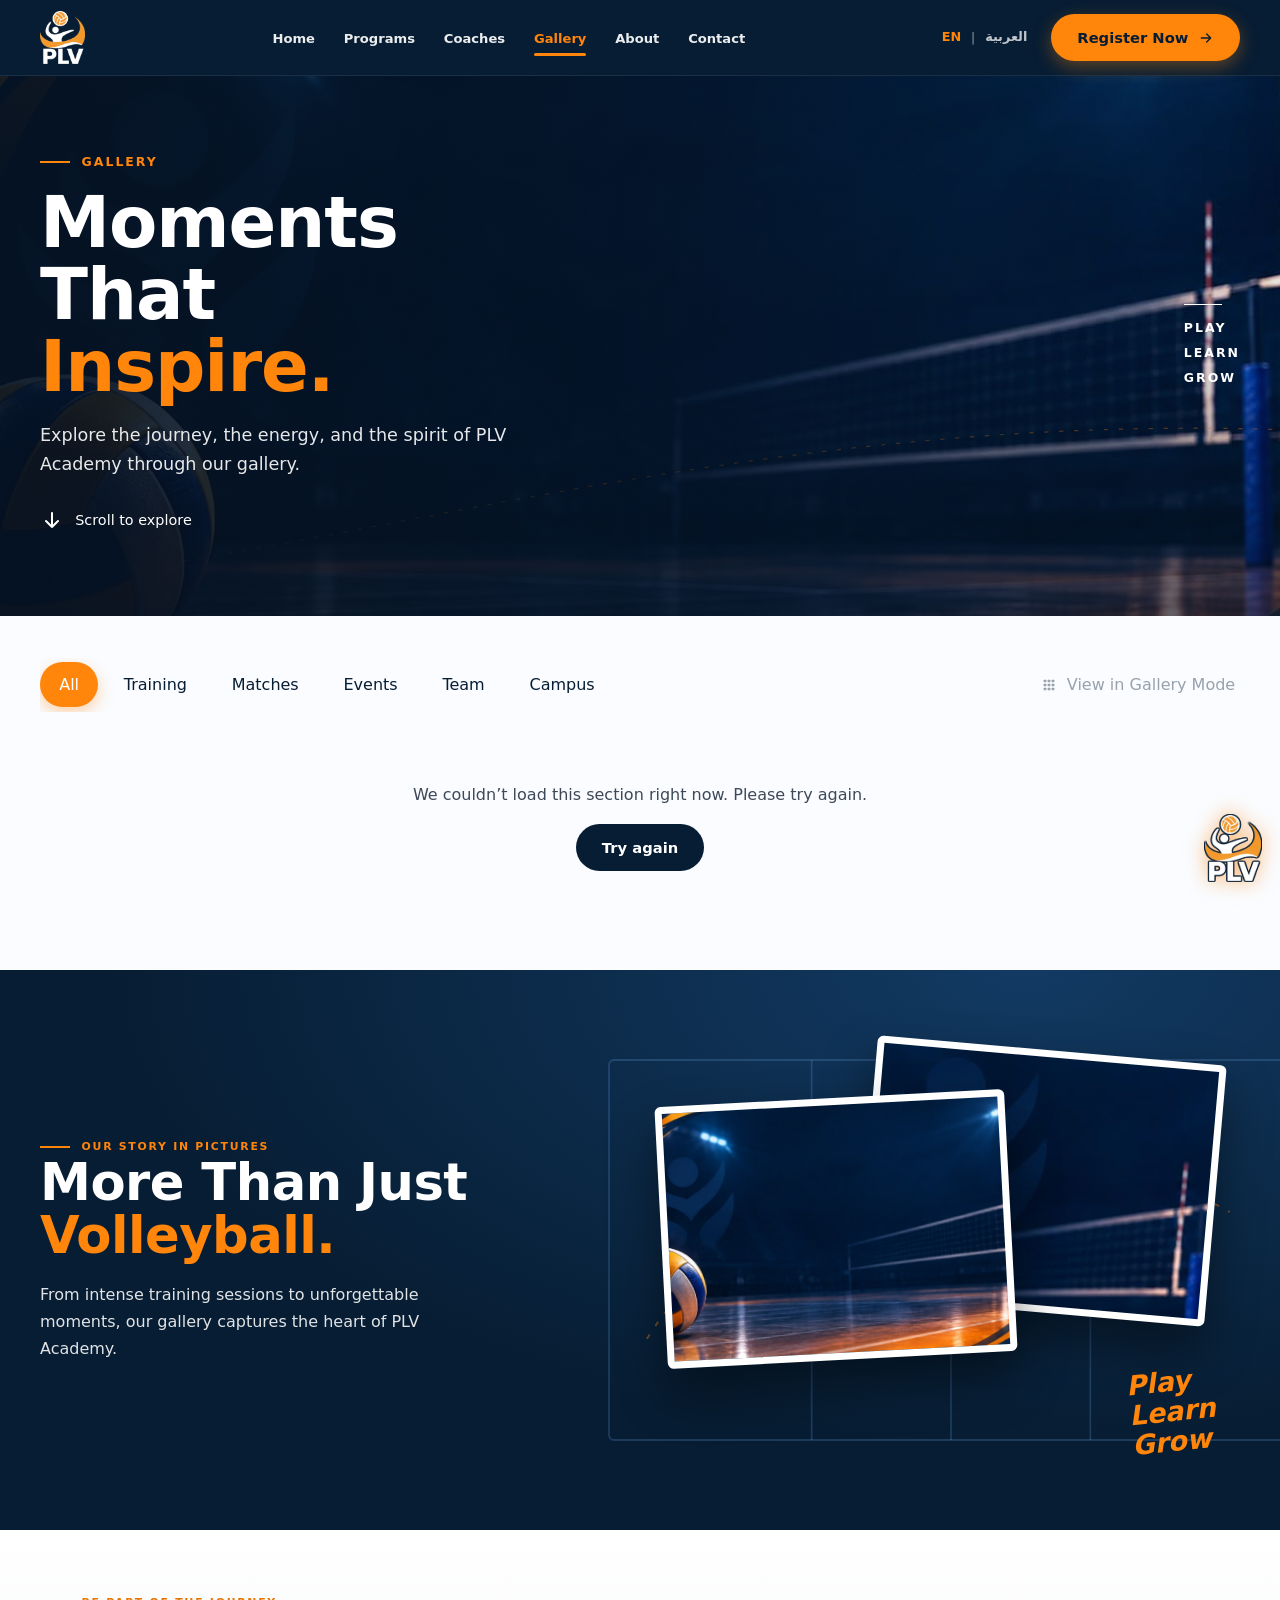
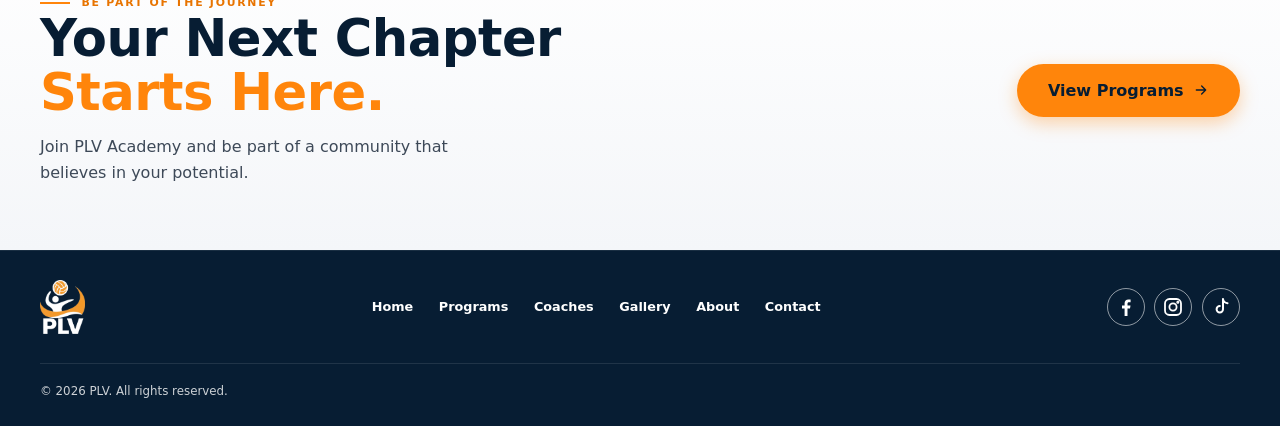
<file: gallery.html>
<!DOCTYPE html>
<html lang="en" dir="ltr" data-page="gallery">
<head>
  <meta charset="utf-8">
  <meta name="viewport" content="width=device-width, initial-scale=1, viewport-fit=cover">
  <meta http-equiv="Content-Security-Policy" content="default-src 'self'; script-src 'self' https://plvacademy.github.io/chatbot-admin/js/; style-src 'self' 'unsafe-inline' https://fonts.googleapis.com; font-src https://fonts.gstatic.com; img-src 'self' data: https://drive.google.com https://*.googleusercontent.com https://plvacademy.github.io; connect-src 'self' https://script.google.com https://script.googleusercontent.com https://plvacademy.github.io; object-src 'none'; base-uri 'none'; form-action 'self'">
  <script src="js/boot.js?v=45"></script>
  <title>Gallery | PLV Performance Lab Volleyball Academy</title>
  <meta name="description" content="Moments that inspire: training, matches, events and the spirit of PLV Performance Lab Volleyball Academy.">
  <meta name="theme-color" content="#040B16">
  <link rel="icon" href="assets/images/Logo.png?v=2">
  <link rel="preconnect" href="https://script.google.com">
  <link rel="preconnect" href="https://fonts.googleapis.com">
  <link rel="preconnect" href="https://fonts.gstatic.com" crossorigin>
  <link href="https://fonts.googleapis.com/css2?family=IBM+Plex+Sans+Arabic:wght@400;500;600;700&family=Montserrat:wght@400;500;600;700;800&display=swap" rel="stylesheet">
  <link rel="stylesheet" href="css/styles.css?v=45">
  <link rel="stylesheet" href="css/responsive.css?v=45">
  <link rel="stylesheet" href="css/gallery.css?v=45">
  </head>
<body class="gallery-page">

<!-- Icon sprite (inline so it works locally and on GitHub Pages) -->
<svg xmlns="http://www.w3.org/2000/svg" style="display:none" aria-hidden="true">
  <symbol id="i-arrow" viewBox="0 0 24 24"><path d="M5 12h14M13 6l6 6-6 6" fill="none" stroke="currentColor" stroke-width="2" stroke-linecap="round" stroke-linejoin="round"/></symbol>
  <symbol id="i-user" viewBox="0 0 24 24"><g fill="none" stroke="currentColor" stroke-width="1.8" stroke-linecap="round"><rect x="3.5" y="3.5" width="17" height="17" rx="4"/><circle cx="12" cy="10" r="2.6"/><path d="M7 18c.8-2.4 2.8-3.6 5-3.6s4.2 1.2 5 3.6"/></g></symbol>
  <symbol id="i-target" viewBox="0 0 24 24"><g fill="none" stroke="currentColor" stroke-width="1.8" stroke-linecap="round"><circle cx="12" cy="12" r="8.5"/><circle cx="12" cy="12" r="4.5"/><circle cx="12" cy="12" r=".8" fill="currentColor"/></g></symbol>
  <symbol id="i-shield" viewBox="0 0 24 24"><g fill="none" stroke="currentColor" stroke-width="1.8" stroke-linecap="round" stroke-linejoin="round"><path d="M12 3l7 3v5.5c0 4.6-3 7.7-7 9.5-4-1.8-7-4.9-7-9.5V6z"/><path d="M9 12l2.2 2.2L15.5 10"/></g></symbol>
  <symbol id="i-users" viewBox="0 0 24 24"><g fill="none" stroke="currentColor" stroke-width="1.8" stroke-linecap="round"><circle cx="9" cy="8.5" r="3"/><path d="M3 19.5c0-3 2.7-5 6-5s6 2 6 5"/><circle cx="17" cy="9.5" r="2.4"/><path d="M16.5 14.6c2.6 0 4.5 1.6 4.5 4.4"/></g></symbol>
  <symbol id="i-compass" viewBox="0 0 24 24"><g fill="none" stroke="currentColor" stroke-width="1.8" stroke-linecap="round" stroke-linejoin="round"><circle cx="12" cy="12" r="8.5"/><path d="M15.5 8.5l-2 5-5 2 2-5z"/></g></symbol>
  <symbol id="i-coach" viewBox="0 0 24 24"><g fill="none" stroke="currentColor" stroke-width="1.8" stroke-linecap="round" stroke-linejoin="round"><circle cx="12" cy="8" r="3.5"/><path d="M4.5 20c.6-3.8 3.6-6 7.5-6s6.9 2.2 7.5 6"/><path d="M9.5 14.5L12 18l2.5-3.5"/></g></symbol>
  <symbol id="i-court" viewBox="0 0 24 24"><g fill="none" stroke="currentColor" stroke-width="1.8" stroke-linecap="round" stroke-linejoin="round"><rect x="3" y="5" width="18" height="14" rx="1.5"/><path d="M12 5v14M3 12h4M17 12h4"/></g></symbol>
  <symbol id="i-growth" viewBox="0 0 24 24"><g fill="none" stroke="currentColor" stroke-width="1.8" stroke-linecap="round" stroke-linejoin="round"><path d="M4 19V10M10 19V6M16 19v-6M22 19H2"/><path d="M13 4h5v5"/></g></symbol>
  <symbol id="i-trophy" viewBox="0 0 24 24"><g fill="none" stroke="currentColor" stroke-width="1.8" stroke-linecap="round" stroke-linejoin="round"><path d="M8 4h8v5a4 4 0 01-8 0z"/><path d="M8 6H4v1a4 4 0 004 4M16 6h4v1a4 4 0 01-4 4M12 13v4M8 20h8"/></g></symbol>
  <symbol id="i-chevron" viewBox="0 0 24 24"><path d="M9 5l7 7-7 7" fill="none" stroke="currentColor" stroke-width="2.2" stroke-linecap="round" stroke-linejoin="round"/></symbol>
  <symbol id="i-pause" viewBox="0 0 24 24"><path d="M8 5v14M16 5v14" fill="none" stroke="currentColor" stroke-width="2.6" stroke-linecap="round"/></symbol>
  <symbol id="i-play" viewBox="0 0 24 24"><path d="M8 5l11 7-11 7z" fill="currentColor"/></symbol>
  <symbol id="i-whatsapp" viewBox="0 0 24 24"><path d="M12 3.2a8.8 8.8 0 00-7.5 13.4L3.2 21l4.5-1.2A8.8 8.8 0 1012 3.2zm4.5 12.2c-.2.6-1.2 1.1-1.7 1.2-.4.1-1 .1-1.6-.1-.4-.1-.9-.3-1.5-.6-2.6-1.1-4.3-3.8-4.4-4-.1-.2-1-1.3-1-2.5s.6-1.8.9-2c.2-.2.5-.3.7-.3h.5c.2 0 .4 0 .6.5l.8 1.9c.1.1.1.3 0 .5l-.3.4-.4.4c-.1.2-.3.3-.1.6.2.3.7 1.2 1.5 1.9 1 .9 1.9 1.2 2.2 1.3.3.1.4.1.6-.1l.8-1c.2-.2.4-.2.6-.1l1.8.9c.3.1.4.2.5.3.1.2.1.7-.1 1.2z" fill="currentColor"/></symbol>
  <symbol id="i-facebook" viewBox="0 0 24 24"><path d="M13.5 21v-7.5H16l.5-3h-3V8.7c0-.9.3-1.5 1.6-1.5h1.5V4.5c-.3 0-1.2-.1-2.2-.1-2.3 0-3.8 1.4-3.8 3.9v2.2H8v3h2.6V21z" fill="currentColor"/></symbol>
  <symbol id="i-instagram" viewBox="0 0 24 24"><g fill="none" stroke="currentColor" stroke-width="1.8"><rect x="4" y="4" width="16" height="16" rx="4.5"/><circle cx="12" cy="12" r="3.6"/><circle cx="16.8" cy="7.2" r=".6" fill="currentColor"/></g></symbol>
  <symbol id="i-tiktok" viewBox="0 0 24 24"><path d="M14 4v10.2a3.2 3.2 0 11-3.2-3.2M14 4c.3 2.4 1.9 4 4.5 4.2" fill="none" stroke="currentColor" stroke-width="2" stroke-linecap="round" stroke-linejoin="round"/></symbol>
  <symbol id="i-youtube" viewBox="0 0 24 24"><g><rect x="3" y="6.5" width="18" height="11" rx="3.2" fill="none" stroke="currentColor" stroke-width="1.8"/><path d="M10.5 9.5l4 2.5-4 2.5z" fill="currentColor"/></g></symbol>
  <symbol id="i-send" viewBox="0 0 24 24"><path d="M21 3L3 10.5l6.5 2.5L12 20z M9.5 13L21 3" fill="none" stroke="currentColor" stroke-width="1.8" stroke-linecap="round" stroke-linejoin="round"/></symbol>
  <symbol id="i-home" viewBox="0 0 24 24"><path d="M3.5 11.2L12 4l8.5 7.2M6 9.8V20h4.2v-5.2h3.6V20H18V9.8" fill="none" stroke="currentColor" stroke-width="1.9" stroke-linecap="round" stroke-linejoin="round"/></symbol>
  <symbol id="i-pencil" viewBox="0 0 24 24"><path d="M4 20l1-4.2L16.6 4.2a1.9 1.9 0 012.7 0l.5.5a1.9 1.9 0 010 2.7L8.2 19zM14.5 6.3l3.2 3.2" fill="none" stroke="currentColor" stroke-width="1.9" stroke-linecap="round" stroke-linejoin="round"/></symbol>
  <symbol id="i-phone" viewBox="0 0 24 24"><path d="M6.6 3.5l2.6 3.3-1.6 2.2a12 12 0 006.9 6.9l2.2-1.6 3.3 2.6-1.1 3.1c-.3.8-1.1 1.3-2 1.2A17.4 17.4 0 013.2 6.6c-.1-.9.4-1.7 1.2-2z" fill="none" stroke="currentColor" stroke-width="1.8" stroke-linejoin="round"/></symbol>
  <symbol id="i-check" viewBox="0 0 24 24"><path d="M5 12.5l4.2 4.2L19 7" fill="none" stroke="currentColor" stroke-width="2.4" stroke-linecap="round" stroke-linejoin="round"/></symbol>
</svg>

<a class="skip-link" href="#main" data-i18n="skip">Skip to main content</a>

<noscript>
  <p class="noscript">This website needs JavaScript enabled to load its content.</p>
</noscript>

<!-- 2. Header -->
<header class="site-header">
  <div class="container header-inner">
    <a class="brand" href="index.html#home" aria-label="PLV — Performance Lab Volleyball Academy">
      <img src="assets/images/Logo.png?v=2" alt="PLV — Performance Lab Volleyball Academy" class="brand__logo" width="45" height="54">
      <span class="brand__text" hidden><strong>PLV</strong><small>Performance Lab<br>Volleyball Academy</small></span>
    </a>

    <button class="nav-toggle" id="nav-toggle" type="button" aria-expanded="false" aria-controls="site-nav" data-i18n-aria="nav.menu" aria-label="Menu">
      <span class="nav-toggle__bar"></span><span class="nav-toggle__bar"></span><span class="nav-toggle__bar"></span>
    </button>

    <nav class="site-nav" id="site-nav" data-i18n-aria="nav.main" aria-label="Main navigation">
      <ul class="site-nav__list">
        <li><a href="index.html#home" data-i18n="nav.home">Home</a></li>
        <li><a href="programs.html" data-page="programs" data-i18n="nav.programs">Programs</a></li>
        <li><a href="coaches.html" data-page="coaches" data-i18n="nav.coaches">Coaches</a></li>
        <li><a href="gallery.html" data-page="gallery" aria-current="true" data-i18n="nav.gallery">Gallery</a></li>
        <li><a data-page="about" data-i18n="nav.about" title="Coming soon">About</a></li>
        <li><a href="index.html#contact" data-i18n="nav.contact">Contact</a></li>
      </ul>
      <div class="site-nav__actions">
        <div class="lang-switch" role="group" data-i18n-aria="lang.switch" aria-label="Language">
          <button type="button" data-lang="en" aria-pressed="true" lang="en">EN</button>
          <span aria-hidden="true">|</span>
          <button type="button" data-lang="ar" aria-pressed="false" lang="ar">العربية</button>
        </div>
        <a class="btn btn--primary js-register" href="programs.html#register"><span data-i18n="register">Register Now</span><svg class="icon icon--sm flip-rtl" aria-hidden="true"><use href="#i-arrow"/></svg></a>
      </div>
    </nav>
  </div>
</header>

<main id="main">

  <!-- 1. Hero -->
  <section class="gp-hero" aria-labelledby="gp-title">
    <div class="gp-hero__bg" aria-hidden="true"></div>
    <svg class="gp-hero__lines" viewBox="0 0 1200 400" preserveAspectRatio="none" aria-hidden="true" focusable="false"><path d="M-20 360 C 300 330, 700 120, 1220 150" fill="none" stroke="#FF850B" stroke-opacity=".45" stroke-width="1.6" stroke-dasharray="4 10"/></svg>
    <div class="container gp-hero__inner">
      <div class="gp-hero__copy">
        <p class="gp-eyebrow"><span data-i18n="gp.eyebrow">Gallery</span></p>
        <h1 class="gp-title" id="gp-title"><span data-i18n="gp.title1">Moments That</span> <em data-i18n="gp.title2">Inspire.</em></h1>
        <p class="gp-hero__text" data-i18n="gp.text">Explore the journey, the energy, and the spirit of PLV Academy through our gallery.</p>
        <a class="gp-scroll" href="#gallery-grid"><svg class="icon" aria-hidden="true"><use href="#i-arrow"/></svg><span data-i18n="gp.scroll">Scroll to explore</span></a>
      </div>
      <p class="gp-tag" aria-hidden="true"><span data-i18n="gp.tag1">Play</span><span data-i18n="gp.tag2">Learn</span><span data-i18n="gp.tag3">Grow</span></p>
    </div>
  </section>

  <!-- 2. Gallery -->
  <section class="gp-gallery" id="gallery-grid" aria-labelledby="gp-gallery-title">
    <div class="container">
      <h2 class="gp-sr" id="gp-gallery-title" data-i18n="gp.gallery">Photo gallery</h2>
      <div class="gp-bar">
        <div class="gp-filters" id="gp-filters" role="group" data-i18n-aria="gp.filters" aria-label="Filter photos by category">
          <button type="button" data-cat="" aria-pressed="true" data-i18n="gp.cat.all">All</button>
          <button type="button" data-cat="training" aria-pressed="false" data-i18n="gp.cat.training">Training</button>
          <button type="button" data-cat="matches" aria-pressed="false" data-i18n="gp.cat.matches">Matches</button>
          <button type="button" data-cat="events" aria-pressed="false" data-i18n="gp.cat.events">Events</button>
          <button type="button" data-cat="team" aria-pressed="false" data-i18n="gp.cat.team">Team</button>
          <button type="button" data-cat="campus" aria-pressed="false" data-i18n="gp.cat.campus">Campus</button>
        </div>
        <button class="gp-mode" type="button" id="gp-mode"><svg class="icon icon--sm" aria-hidden="true" viewBox="0 0 24 24"><g fill="currentColor"><rect x="4" y="4" width="4" height="4" rx=".8"/><rect x="10" y="4" width="4" height="4" rx=".8"/><rect x="16" y="4" width="4" height="4" rx=".8"/><rect x="4" y="10" width="4" height="4" rx=".8"/><rect x="10" y="10" width="4" height="4" rx=".8"/><rect x="16" y="10" width="4" height="4" rx=".8"/><rect x="4" y="16" width="4" height="4" rx=".8"/><rect x="10" y="16" width="4" height="4" rx=".8"/><rect x="16" y="16" width="4" height="4" rx=".8"/></g></svg><span data-i18n="gp.mode">View in Gallery Mode</span></button>
      </div>
      <p class="gp-note" id="gp-note" hidden></p>
      <ul class="gp-grid" id="gp-grid" aria-busy="true"></ul>
      <div class="gp-state" id="gp-state" hidden>
        <p id="gp-state-text"></p>
        <button class="btn btn--navy" type="button" id="gp-retry" hidden><span data-i18n="state.retry">Try again</span></button>
      </div>
    </div>
  </section>

  <!-- 3. Story -->
  <section class="gp-story" aria-labelledby="gp-story-title">
    <svg class="gp-story__court" viewBox="0 0 600 360" aria-hidden="true" focusable="false"><g fill="none" stroke="#7fb4ff" stroke-opacity=".22" stroke-width="1.4"><rect x="30" y="30" width="540" height="300" rx="4"/><path d="M300 30v300M190 30v300M410 30v300"/><circle cx="300" cy="180" r="46"/><path d="M60 250 C 160 90, 380 70, 520 150" stroke="#FF850B" stroke-opacity=".5" stroke-dasharray="4 8"/></g></svg>
    <div class="container gp-story__inner">
      <div class="gp-story__copy">
        <p class="gp-eyebrow gp-eyebrow--sm"><span data-i18n="gp.story.eyebrow">Our story in pictures</span></p>
        <h2 class="gp-h2" id="gp-story-title"><span data-i18n="gp.story.title1">More Than Just</span> <em data-i18n="gp.story.title2">Volleyball.</em></h2>
        <p class="gp-story__text" data-i18n="gp.story.text">From intense training sessions to unforgettable moments, our gallery captures the heart of PLV Academy.</p>
      </div>
      <div class="gp-frames" aria-hidden="true">
        <div class="gp-frame gp-frame--b" id="gp-frame-b"></div>
        <div class="gp-frame gp-frame--a" id="gp-frame-a"></div>
        <p class="gp-script"><span data-i18n="gp.tag1">Play</span> <span data-i18n="gp.tag2">Learn</span> <span data-i18n="gp.tag3">Grow</span></p>
      </div>
    </div>
  </section>

  <!-- 4. Call to action -->
  <section class="gp-cta" aria-labelledby="gp-cta-title">
    <div class="container gp-cta__inner">
      <div>
        <p class="gp-eyebrow gp-eyebrow--sm gp-eyebrow--dark"><span data-i18n="gp.cta.eyebrow">Be part of the journey</span></p>
        <h2 class="gp-h2 gp-h2--dark" id="gp-cta-title"><span data-i18n="gp.cta.title1">Your Next Chapter</span> <em data-i18n="gp.cta.title2">Starts Here.</em></h2>
        <p class="gp-cta__text" data-i18n="gp.cta.text">Join PLV Academy and be part of a community that believes in your potential.</p>
      </div>
      <a class="btn btn--primary btn--lg" href="programs.html" data-page="programs"><span data-i18n="gp.cta.btn">View Programs</span><svg class="icon icon--sm flip-rtl" aria-hidden="true"><use href="#i-arrow"/></svg></a>
    </div>
  </section>

</main>

<!-- Photo viewer -->
<dialog class="gp-viewer" id="gp-viewer" aria-label="Photo viewer">
  <div class="gp-viewer__bar">
    <span class="gp-viewer__count" id="gp-count" aria-live="polite"></span>
    <button class="gp-vbtn" type="button" id="gp-play" aria-pressed="false" data-i18n-aria="gp.play" aria-label="Start slideshow"><svg class="icon" aria-hidden="true"><use href="#i-play"/></svg></button>
    <button class="gp-vbtn" type="button" id="gp-close" data-i18n-aria="gp.close" aria-label="Close"><svg class="icon" aria-hidden="true" viewBox="0 0 24 24"><path d="M6 6l12 12M18 6L6 18" fill="none" stroke="currentColor" stroke-width="2.4" stroke-linecap="round"/></svg></button>
  </div>
  <button class="gp-vnav gp-vnav--prev" type="button" id="gp-prev" data-i18n-aria="gp.prev" aria-label="Previous photo"><svg class="icon" aria-hidden="true"><use href="#i-chevron"/></svg></button>
  <figure class="gp-viewer__fig" id="gp-fig"></figure>
  <button class="gp-vnav gp-vnav--next" type="button" id="gp-next" data-i18n-aria="gp.next" aria-label="Next photo"><svg class="icon" aria-hidden="true"><use href="#i-chevron"/></svg></button>
</dialog>

<!-- 12. Footer -->
<footer class="site-footer">
  <div class="container footer-top">
    <a class="brand" href="index.html#home" aria-label="PLV — Performance Lab Volleyball Academy">
      <img src="assets/images/Logo.png?v=2" alt="PLV — Performance Lab Volleyball Academy" class="brand__logo" width="45" height="54" loading="lazy">
      <span class="brand__text" hidden><strong>PLV</strong><small>Performance Lab<br>Volleyball Academy</small></span>
    </a>
    <nav class="footer-nav" data-i18n-aria="nav.footer" aria-label="Footer navigation">
      <a href="index.html#home" data-i18n="nav.home">Home</a>
      <a href="programs.html" data-page="programs" data-i18n="nav.programs">Programs</a>
      <a href="coaches.html" data-page="coaches" data-i18n="nav.coaches">Coaches</a>
      <a href="gallery.html" data-page="gallery" data-i18n="nav.gallery">Gallery</a>
      <a data-page="about" data-i18n="nav.about">About</a>
      <a href="index.html#contact" data-i18n="nav.contact">Contact</a>
    </nav>
    <div class="socials js-socials" data-i18n-aria="footer.social" aria-label="Social media"></div>
  </div>
  <div class="container footer-contact-row">
    <ul class="footer-contact js-contact-info" data-i18n-aria="footer.contact" aria-label="Contact information" hidden></ul>
  </div>
  <div class="container footer-bottom">
    <p><span data-i18n="footer.rights">© 2026 PLV. All rights reserved.</span></p>
    <p class="footer-legal">
      <a href="#" data-page="privacy" data-hide-if-unset data-i18n="footer.privacy" hidden>Privacy Policy</a>
      <a href="#" data-page="terms" data-hide-if-unset data-i18n="footer.terms" hidden>Terms &amp; Conditions</a>
    </p>
  </div>
</footer>

<!-- Floating chatbot launcher -->
<div class="chatbot" id="chatbot-root"></div>

<script type="module" src="js/gallery-page.js?v=45"></script>
</body>
</html>
</file>
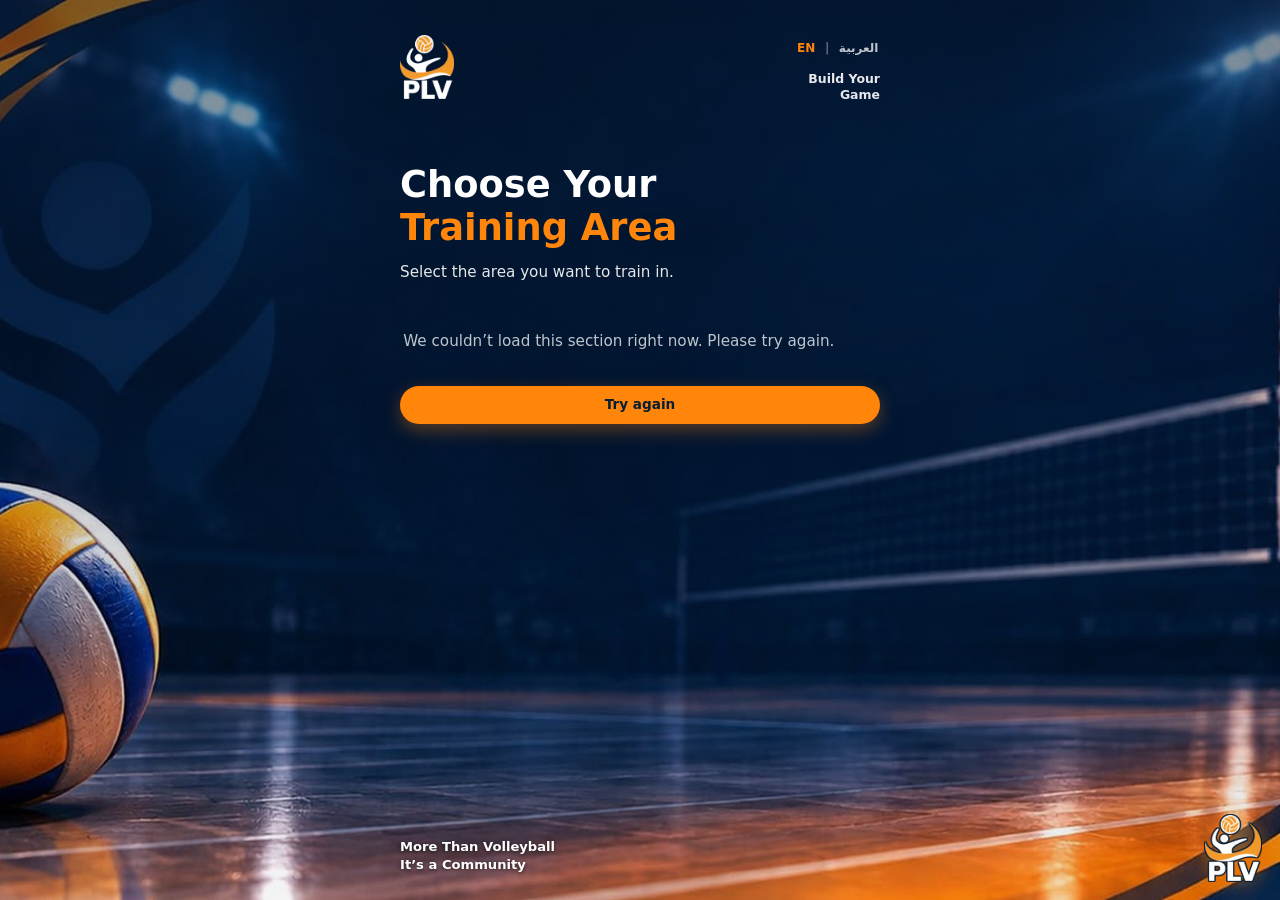
<file: programs.html>
<!DOCTYPE html>
<html lang="en" dir="ltr" data-page="programs">
<head>
  <meta charset="utf-8">
  <meta name="viewport" content="width=device-width, initial-scale=1, viewport-fit=cover">
  <meta http-equiv="Content-Security-Policy" content="default-src 'self'; script-src 'self' https://plvacademy.github.io/chatbot-admin/js/; style-src 'self' 'unsafe-inline' https://fonts.googleapis.com; font-src https://fonts.gstatic.com; img-src 'self' data: https://drive.google.com https://*.googleusercontent.com https://plvacademy.github.io; connect-src 'self' https://script.google.com https://script.googleusercontent.com https://plvacademy.github.io; object-src 'none'; base-uri 'none'; form-action 'self'">
  <script src="js/boot.js?v=45"></script>
  <title>Programs &amp; Registration | PLV Academy</title>
  <meta name="description" content="Register a player at PLV — Performance Lab Volleyball Academy. Choose a training area and fill in the player details.">
  <meta name="theme-color" content="#071D33">
  <link rel="icon" href="assets/images/Logo.png?v=2">
  <link rel="preconnect" href="https://script.google.com">
  <link rel="preconnect" href="https://script.googleusercontent.com" crossorigin>
  <link rel="preconnect" href="https://fonts.googleapis.com">
  <link rel="preconnect" href="https://fonts.gstatic.com" crossorigin>
  <link href="https://fonts.googleapis.com/css2?family=IBM+Plex+Sans+Arabic:wght@400;500;600;700&family=Montserrat:wght@400;500;600;700;800&display=swap" rel="stylesheet">
  <link rel="stylesheet" href="css/styles.css?v=45">
  <link rel="stylesheet" href="css/registration.css?v=45">
</head>
<body class="flow" data-view="area">

<!-- Icon sprite (inline so it works locally and on GitHub Pages) -->
<svg xmlns="http://www.w3.org/2000/svg" style="display:none" aria-hidden="true">
  <symbol id="i-arrow" viewBox="0 0 24 24"><path d="M5 12h14M13 6l6 6-6 6" fill="none" stroke="currentColor" stroke-width="2" stroke-linecap="round" stroke-linejoin="round"/></symbol>
  <symbol id="i-chevron" viewBox="0 0 24 24"><path d="M9 5l7 7-7 7" fill="none" stroke="currentColor" stroke-width="2.2" stroke-linecap="round" stroke-linejoin="round"/></symbol>
  <symbol id="i-pin" viewBox="0 0 24 24"><path d="M12 21s7-6.2 7-11a7 7 0 10-14 0c0 4.8 7 11 7 11z" fill="currentColor"/><circle cx="12" cy="10" r="2.6" fill="var(--pin-hole, #071D33)"/></symbol>
  <symbol id="i-person" viewBox="0 0 24 24"><g fill="none" stroke="currentColor" stroke-width="1.8" stroke-linecap="round"><circle cx="12" cy="8" r="3.6"/><path d="M5 20c.8-3.6 3.6-5.6 7-5.6s6.2 2 7 5.6"/></g></symbol>
  <symbol id="i-phone" viewBox="0 0 24 24"><path d="M6.6 3.5h2.6l1.3 3.6-1.8 1.3a11 11 0 005.3 5.3l1.3-1.8 3.6 1.3v2.6a2 2 0 01-2.2 2A15 15 0 014.6 5.7a2 2 0 012-2.2z" fill="none" stroke="currentColor" stroke-width="1.8" stroke-linejoin="round"/></symbol>
  <symbol id="i-calendar" viewBox="0 0 24 24"><g fill="none" stroke="currentColor" stroke-width="1.8" stroke-linecap="round"><rect x="4" y="5.5" width="16" height="14.5" rx="3"/><path d="M4 10h16M8.5 3.5v4M15.5 3.5v4"/></g></symbol>
  <symbol id="i-ball" viewBox="0 0 24 24"><g fill="none" stroke="currentColor" stroke-width="1.7" stroke-linecap="round"><circle cx="12" cy="12" r="8.5"/><path d="M12 3.5c-2 3-2.2 6.2-.4 9.2M20 9c-3.2-.4-6 .6-8.4 3.7M7.6 19.3c.2-3.2 1.8-5.6 4-6.6M5 7.5c3 .6 5.2 2.4 6.6 5.2"/></g></symbol>
  <symbol id="i-home" viewBox="0 0 24 24"><path d="M4 11l8-7 8 7v8.5a1 1 0 01-1 1h-4.5v-6h-5v6H5a1 1 0 01-1-1z" fill="currentColor"/></symbol>
  <symbol id="i-check" viewBox="0 0 24 24"><path d="M5 12.5l4.2 4.2L19 7" fill="none" stroke="currentColor" stroke-width="2.8" stroke-linecap="round" stroke-linejoin="round"/></symbol>
</svg>

<a class="skip-link" href="#main" data-i18n="skip">Skip to main content</a>
<noscript><p class="noscript">This website needs JavaScript enabled to load its content.</p></noscript>

<div class="flow-wrap">

  <!-- Header: logo (links Home) + tagline + language switch -->
  <header class="flow-header">
    <a class="flow-logo" href="index.html" aria-label="PLV Academy — Home">
      <!-- Logo.png = the main logo (white text, for dark backgrounds); Logo-dark.png = navy-text version for the light screens -->
      <img class="flow-logo__img flow-logo__img--on-dark" src="assets/images/Logo.png?v=2" alt="PLV Academy" width="47" height="56" data-fail-class="no-logo-on-dark">
      <!-- Optional navy-text version of the same logo for the light screens (see README) -->
      <img class="flow-logo__img flow-logo__img--on-light" src="assets/images/Logo-dark.png?v=2" alt="" aria-hidden="true" width="47" height="56" data-fail-class="no-logo-on-light">
      <span class="flow-logo__text" aria-hidden="true"><strong>PLV</strong><small>ACADEMY</small></span>
    </a>
    <div class="flow-header__side">
      <div class="lang-switch" role="group" data-i18n-aria="lang.switch" aria-label="Language">
        <button type="button" data-lang="en" aria-pressed="true" lang="en">EN</button>
        <span aria-hidden="true">|</span>
        <button type="button" data-lang="ar" aria-pressed="false" lang="ar">العربية</button>
      </div>
      <p class="flow-tagline" data-i18n="reg.tag.build">Build Your Game</p>
    </div>
  </header>

  <main id="main" class="flow-main">

    <!-- Screen 1: choose a training area -->
    <section class="view view--area" id="step-area" aria-labelledby="area-title">
      <h1 class="flow-title" id="area-title"><span data-i18n="reg.choose.title1">Choose Your</span> <em data-i18n="reg.choose.title2">Training Area</em></h1>
      <p class="flow-sub" data-i18n="reg.choose.sub">Select the area you want to train in.</p>
      <div class="area-list" id="area-grid" role="group" data-i18n-aria="reg.areasLabel" aria-label="Training areas"></div>
    </section>

    <!-- Screen 2: player form (opens as soon as an area is selected) -->
    <section class="view view--form" id="step-form" aria-labelledby="form-title" hidden>
      <button type="button" class="back-btn" id="back-to-areas" data-i18n-aria="reg.back" aria-label="Back">
        <svg class="icon flip-back" aria-hidden="true"><use href="#i-arrow"/></svg>
      </button>
      <div class="form-head">
        <h1 class="flow-title flow-title--sm" id="form-title" data-i18n="reg.step2.title">Player Registration</h1>
        <span class="step-pill" data-i18n="reg.stepOf">Step 2 of 2</span>
      </div>
      <p class="flow-sub" data-i18n="reg.form.sub">Complete the form below to register.</p>

      <div class="selected-area" id="selected-chip">
        <span class="selected-area__pin" aria-hidden="true"><svg class="icon"><use href="#i-pin"/></svg></span>
        <span class="selected-area__text">
          <small data-i18n="reg.selected">Selected Area</small>
          <strong id="selected-area" aria-live="polite"></strong>
        </span>
      </div>

      <form id="reg-form" novalidate aria-labelledby="form-title">
        <fieldset class="reg-fields" id="reg-fields">
          <div class="field">
            <label for="f-name" data-i18n="reg.name">Player’s Full Name</label>
            <div class="input-wrap">
              <svg class="input-icon" aria-hidden="true"><use href="#i-person"/></svg>
              <input id="f-name" name="name" type="text" autocomplete="name" maxlength="80" required data-i18n-placeholder="reg.name.ph" placeholder="Enter full name">
            </div>
          </div>
          <div class="field">
            <label for="f-mobile" data-i18n="reg.mobile">Mobile Number</label>
            <div class="input-wrap">
              <svg class="input-icon" aria-hidden="true"><use href="#i-phone"/></svg>
              <input id="f-mobile" name="mobile" type="tel" inputmode="tel" dir="ltr" autocomplete="tel" maxlength="24" required data-i18n-placeholder="reg.mobile.ph" placeholder="01XXXXXXXXX">
            </div>
          </div>
          <div class="field">
            <label for="f-age" data-i18n="reg.age">Age</label>
            <div class="input-wrap">
              <svg class="input-icon" aria-hidden="true"><use href="#i-calendar"/></svg>
              <input id="f-age" name="age" type="text" inputmode="numeric" autocomplete="off" maxlength="3" required data-i18n-placeholder="reg.age.ph" placeholder="Enter age">
            </div>
          </div>
          <div class="field">
            <label for="f-position" data-i18n="reg.position">Playing Position</label>
            <div class="input-wrap">
              <svg class="input-icon" aria-hidden="true"><use href="#i-ball"/></svg>
              <select id="f-position" name="position" required>
                <option value="" data-i18n="reg.position.ph">Select position</option>
              </select>
            </div>
          </div>

          <!-- Honeypot (not a user field): real visitors never see or fill it -->
          <div class="hp" aria-hidden="true"><input type="text" id="f-trap" name="trap_x7q" tabindex="-1" autocomplete="off" readonly data-lpignore="true" data-1p-ignore="true" aria-label="Leave empty"></div>
        </fieldset>

        <div class="form-alert" id="form-alert" role="alert" hidden></div>

        <button class="btn btn--primary btn--lg reg-submit" id="reg-submit" type="submit">
          <span class="reg-submit__spinner" aria-hidden="true"></span>
          <span class="reg-submit__text" data-i18n="reg.submit">Submit Registration</span>
          <svg class="icon icon--sm flip-rtl reg-submit__arrow" aria-hidden="true"><use href="#i-arrow"/></svg>
        </button>
      </form>
    </section>

    <!-- Screen 3: success (only ever shown after the backend confirms the save) -->
    <section class="view view--success" id="reg-success" hidden tabindex="-1" role="status">
      <div class="success-mark" aria-hidden="true">
        <svg viewBox="0 0 200 200" class="success-mark__rays">
          <g stroke-width="5" stroke-linecap="round">
            <line x1="100" y1="14" x2="100" y2="30" stroke="#071D33"/>
            <line x1="148" y1="27" x2="138" y2="40" stroke="#FF850B"/>
            <line x1="52" y1="27" x2="62" y2="40" stroke="#FF850B"/>
            <line x1="14" y1="100" x2="30" y2="100" stroke="#071D33"/>
            <line x1="186" y1="100" x2="170" y2="100" stroke="#071D33"/>
            <line x1="26" y1="148" x2="40" y2="138" stroke="#FF850B"/>
            <line x1="174" y1="148" x2="160" y2="138" stroke="#FF850B"/>
          </g>
        </svg>
        <span class="success-mark__circle"><svg class="icon"><use href="#i-check"/></svg></span>
      </div>
      <h1 class="success-title" data-i18n="reg.success.title">Registration Submitted Successfully!</h1>
      <div class="success-text" lang="en" dir="ltr">
        <p>Thank you for registering with PLV Academy!</p>
        <p>Your registration has been received. Our team will contact you soon to discuss the next steps.</p>
      </div>
      <div class="success-text success-text--ar" lang="ar" dir="rtl">
        <p>شكرًا لتسجيلك في أكاديمية PLV. تم استلام بياناتك، وسيقوم فريقنا بالتواصل معك قريبًا لاستكمال الخطوات التالية.</p>
      </div>
      <div class="success-actions">
        <a class="btn btn--outline-navy btn--lg" href="index.html"><svg class="icon icon--sm" aria-hidden="true"><use href="#i-home"/></svg><span data-i18n="reg.success.home">Back to Home</span></a>
        <button class="btn btn--primary btn--lg" type="button" id="reg-again"><span data-i18n="reg.success.again">Register Another Player</span></button>
      </div>
    </section>

  </main>

  <footer class="flow-foot">
    <p class="flow-foot__text"><span data-i18n="reg.tag.community1">More Than Volleyball</span><br><span data-i18n="reg.tag.community2">It’s a Community</span></p>
    <span class="flow-foot__bar" aria-hidden="true"></span>
  </footer>
</div>

<!-- Shown only when the page is opened by double-click (file://): ES modules need a local server. -->
<!-- Floating chatbot (same component as the Home page) -->
<div class="chatbot" id="chatbot-root"></div>

<script type="module" src="js/programs.js?v=45"></script>
</body>
</html>
</file>
<file: css/styles.css>
/* ==========================================================================
   PLV — Performance Lab Volleyball Academy
   styles.css : tokens, base, components, sections. Breakpoints live in responsive.css.
   Uses logical properties so RTL (Arabic) works without a second stylesheet.
   ========================================================================== */

:root {
  --navy: #071D33;
  --navy-2: #0b2a47;
  --navy-3: #10365a;
  --orange: #FF850B;
  --orange-d: #e87400;
  --white: #FFFFFF;
  --gray-50: #f4f6f9;
  --gray-200: #dfe4ea;
  --gray-500: #6b7788;
  --gray-700: #3d4958;

  --radius: 14px;
  --radius-sm: 10px;
  --shadow: 0 10px 30px rgba(7, 29, 51, .12);
  --shadow-lg: 0 18px 44px rgba(7, 29, 51, .22);
  --header-h: 76px;
  --container: 1200px;
  --ease: cubic-bezier(.2, .7, .2, 1);

  --font: 'Montserrat', 'Segoe UI', system-ui, -apple-system, Arial, sans-serif;
}
:root[lang='ar'] { --font: 'IBM Plex Sans Arabic', 'Segoe UI', Tahoma, system-ui, Arial, sans-serif; }

*, *::before, *::after { box-sizing: border-box; }
html { scroll-behavior: smooth; -webkit-text-size-adjust: 100%; background: var(--navy); }
body {
  margin: 0; font-family: var(--font); color: var(--gray-700); background: var(--white);
  line-height: 1.6; -webkit-font-smoothing: antialiased; text-rendering: optimizeLegibility;
}
body.nav-open { overflow: hidden; }
img, svg { max-width: 100%; display: block; }
[hidden] { display: none !important; }
a { color: inherit; text-decoration: none; }
ul { margin: 0; padding: 0; list-style: none; }
h1, h2, h3, p, figure, blockquote { margin: 0; }
button { font: inherit; cursor: pointer; }
section[id] { scroll-margin-top: calc(var(--header-h) + 8px); }

:focus-visible { outline: 3px solid var(--orange); outline-offset: 3px; border-radius: 6px; }
html:not(.kb) a:focus-visible, html:not(.kb) button:focus-visible { outline: none; } /* mouse users: no leftover ring after a click */

.container { width: min(100% - 2.5rem, var(--container)); margin-inline: auto; }
.skip-link {
  position: absolute; inset-inline-start: 1rem; top: -4rem; z-index: 200;
  background: var(--orange); color: var(--navy); padding: .6rem 1rem; border-radius: 8px; font-weight: 700;
}
.skip-link:focus { top: 1rem; }
.noscript { background: var(--orange); color: var(--navy); text-align: center; padding: .75rem; font-weight: 600; }

.icon { width: 1.5rem; height: 1.5rem; flex: none; }
.icon--sm { width: 1rem; height: 1rem; }
.icon--lg { width: 3rem; height: 3rem; }
[dir='rtl'] .flip-rtl { transform: scaleX(-1); }
.flip-prev { transform: scaleX(-1); }
[dir='rtl'] .flip-prev { transform: none; }

/* ---------------- Buttons ---------------- */
.btn {
  display: inline-flex; align-items: center; justify-content: center; gap: .6rem;
  padding: .8rem 1.5rem; border-radius: 999px; border: 2px solid transparent;
  font-weight: 700; font-size: .92rem; line-height: 1.2; white-space: nowrap;
  transition: transform .25s var(--ease), box-shadow .25s var(--ease), background-color .25s, color .25s, border-color .25s;
}
.btn:hover { transform: translateY(-2px); }
.btn:active { transform: translateY(0); }
.btn--primary { background: var(--orange); color: var(--navy); box-shadow: 0 6px 18px rgba(255, 133, 11, .35); }
.btn--primary:hover { background: var(--orange-d); box-shadow: 0 10px 24px rgba(255, 133, 11, .45); }
.btn--navy { background: var(--navy); color: var(--white); }
.btn--navy:hover { background: var(--navy-3); box-shadow: var(--shadow); }
.btn--outline { border-color: rgba(255, 255, 255, .85); color: var(--white); background: rgba(7, 29, 51, .35); }
.btn--outline:hover { background: var(--white); color: var(--navy); }
.btn--outline-orange { border-color: var(--orange); color: var(--orange); }
.btn--outline-orange:hover { background: var(--orange); color: var(--navy); }
.btn--whatsapp { background: #1fa855; color: var(--white); }
.btn--whatsapp:hover { background: #178a45; }
.btn--sm { padding: .55rem 1.1rem; font-size: .85rem; }
.btn--lg { padding: .95rem 1.8rem; font-size: 1rem; }
.btn.is-disabled, .btn[aria-disabled='true'] { opacity: .75; cursor: not-allowed; pointer-events: none; }
.wa-text { display: flex; flex-direction: column; align-items: flex-start; line-height: 1.25; }
.wa-number { font-size: .8rem; font-weight: 600; opacity: .95; }
.wa-number:empty { display: none; }

/* ---------------- Announcement + header ---------------- */
.announcement { background: var(--orange); color: var(--navy); text-align: center; font-size: .82rem; font-weight: 700; padding: .45rem 1rem; }

.site-header {
  position: sticky; top: 0; z-index: 100; height: var(--header-h);
  background: var(--navy); color: var(--white); border-bottom: 1px solid rgba(255, 255, 255, .08);
  transition: box-shadow .3s;
}
.site-header.is-scrolled { box-shadow: 0 8px 24px rgba(0, 0, 0, .35); }
.header-inner { height: 100%; display: flex; align-items: center; justify-content: space-between; gap: 1.5rem; }
.brand { display: inline-flex; align-items: center; gap: .6rem; flex: none; }
.brand__logo { height: 54px; width: auto; object-fit: contain; }
.brand__text { display: inline-flex; align-items: center; gap: .6rem; }
.brand__text strong { font-size: 1.9rem; font-weight: 800; letter-spacing: .02em; }
.brand__text small { font-size: .62rem; line-height: 1.25; font-weight: 600; }
.brand__text[hidden] { display: none; }

.site-nav { display: flex; align-items: center; gap: 2rem; flex: 1; justify-content: space-between; }
.site-nav__list { display: flex; gap: 1.8rem; margin-inline: auto; }
.site-nav__list a { position: relative; font-size: .82rem; font-weight: 600; padding: .5rem 0; opacity: .92; }
.site-nav__list a::after {
  content: ''; position: absolute; inset-inline: 0; bottom: -2px; height: 3px; border-radius: 3px;
  background: var(--orange); transform: scaleX(0); transition: transform .3s var(--ease);
}
.site-nav__list a[aria-current='true']::after { transform: scaleX(1); } /* the underline marks ONLY the current section */
.site-nav__list a:not([href]) { cursor: default; } /* a nav item whose page does not exist yet (About) */
.site-nav__list a:hover { opacity: 1; } /* hover: no colour change; orange + underline belong only to the current section */
.site-nav__list a[aria-current='true'] { color: var(--orange); opacity: 1; }
.site-nav__actions { display: flex; align-items: center; gap: 1.4rem; }
.lang-switch { display: flex; align-items: center; gap: .5rem; font-size: .8rem; font-weight: 700; }
.lang-switch button { background: none; border: 0; color: var(--white); padding: .25rem .1rem; opacity: .75; }
.lang-switch button.is-active, .lang-switch button:hover { color: var(--orange); opacity: 1; }
.lang-switch span { opacity: .4; }

.nav-toggle { display: none; background: none; border: 0; width: 44px; height: 44px; padding: 10px; flex-direction: column; justify-content: center; gap: 6px; }
.nav-toggle__bar { display: block; height: 3px; border-radius: 3px; background: var(--white); transition: transform .3s var(--ease), opacity .2s; }
.nav-toggle[aria-expanded='true'] .nav-toggle__bar:nth-child(1) { transform: translateY(9px) rotate(45deg); }
.nav-toggle[aria-expanded='true'] .nav-toggle__bar:nth-child(2) { opacity: 0; }
.nav-toggle[aria-expanded='true'] .nav-toggle__bar:nth-child(3) { transform: translateY(-9px) rotate(-45deg); }

/* ---------------- Hero ---------------- */
.hero { position: relative; overflow: hidden; background: var(--navy); color: var(--white); isolation: isolate; }
.hero__bg {
  position: absolute; inset: 0; z-index: -1;
  /* No photo yet: navy gradient only. To add one later, put assets/images/Hero.jpg and add it as a url() layer here. */
  background:
    linear-gradient(90deg, rgba(7, 29, 51, .94) 0%, rgba(7, 29, 51, .72) 45%, rgba(7, 29, 51, .25) 100%),
    linear-gradient(135deg, var(--navy) 0%, var(--navy-3) 100%);
  transform-origin: 70% 40%;
  animation: heroDrift 24s ease-in-out infinite alternate;
}
[dir='rtl'] .hero__bg {
  background:
    linear-gradient(270deg, rgba(7, 29, 51, .94) 0%, rgba(7, 29, 51, .72) 45%, rgba(7, 29, 51, .25) 100%),
    linear-gradient(225deg, var(--navy) 0%, var(--navy-3) 100%);
}
@keyframes heroDrift { from { transform: scale(1); } to { transform: scale(1.07) translate3d(-1%, 0, 0); } }
.hero__inner { position: relative; display: flex; align-items: center; min-height: 440px; padding-block: 3.5rem; }
.hero__content { max-width: 640px; border-inline-start: 4px solid var(--orange); padding-inline-start: 1.4rem; }
.hero h1 { font-size: clamp(2rem, 4.6vw, 3.4rem); line-height: 1.08; font-weight: 800; text-transform: uppercase; letter-spacing: -.01em; margin-block: .6rem 1.1rem; }
[dir='rtl'] .hero h1 { text-transform: none; line-height: 1.3; }
.hero__line { display: block; }
.hero__line--accent { color: var(--orange); }
.hero__mission { max-width: 520px; font-size: 1rem; opacity: .95; }
.hero__cta { display: flex; flex-wrap: wrap; gap: 1rem; margin-top: 1.6rem; }
.hero__tagline {
  position: absolute; inset-inline-end: 0; bottom: 2.2rem; font-style: italic; font-weight: 700;
  font-size: clamp(1rem, 2vw, 1.5rem); line-height: 1.2; transform: rotate(-8deg); opacity: .9;
  text-align: start; color: var(--white); white-space: pre-line;
}

/* ---------------- Sections ---------------- */
.section { padding-block: 3.2rem; }
.section--light { background: var(--gray-50); }
.section--navy { background: var(--navy); color: var(--white); }
.section--white { background: var(--white); border-top: 1px solid var(--gray-200); }
.section--white .feedback-card { background: var(--gray-50); box-shadow: none; }
.section--white .state { background: var(--gray-50); }
.section--light .gallery-btn { border-color: var(--navy); background: transparent; color: var(--navy); }
.section--light .gallery-btn:hover { background: var(--orange); border-color: var(--orange); color: var(--navy); }
.section--light .gallery-item { border-color: var(--gray-200); }
.eyebrow { display: flex; align-items: center; gap: .6rem; font-size: .68rem; font-weight: 800; letter-spacing: .12em; text-transform: uppercase; color: var(--navy); margin-bottom: .7rem; }
.eyebrow::before { content: ''; width: 28px; height: 4px; border-radius: 3px; background: var(--orange); }
.section--navy .eyebrow, .eyebrow--light { color: var(--white); }
[dir='rtl'] .eyebrow { letter-spacing: 0; text-transform: none; }
.section-title { font-size: clamp(1.7rem, 3vw, 2.3rem); line-height: 1.12; font-weight: 800; color: var(--navy); }
.section--navy .section-title { color: var(--white); }
.section-title em { font-style: normal; color: var(--orange); display: block; }
.section-text { margin-block: 1rem 1.5rem; font-size: .92rem; color: var(--gray-700); max-width: 34ch; }
.section--navy .section-text { color: rgba(255, 255, 255, .86); }

.split { display: grid; grid-template-columns: minmax(220px, 280px) 1fr; gap: 2.2rem; align-items: center; }
.split--solo { grid-template-columns: 1fr; }
.split--solo .split__intro { display: grid; grid-template-columns: 1fr auto; column-gap: 2rem; align-items: center; }
.split--solo .split__intro > *:not(.btn) { grid-column: 1; }
.split--solo .split__intro > .btn { grid-column: 2; grid-row: 1 / span 3; justify-self: end; }
.split--solo .section-text { max-width: 60ch; margin-bottom: 0; }

/* About */
.about { display: grid; grid-template-columns: minmax(240px, 300px) 1fr; gap: 2.2rem; align-items: center; }
.feature-list { display: grid; grid-template-columns: repeat(4, 1fr); background: var(--white); border: 1px solid var(--gray-200); border-radius: var(--radius); padding: 1.4rem .5rem; box-shadow: var(--shadow); }
.feature { text-align: center; padding: .4rem 1rem; }
.feature + .feature { border-inline-start: 1px solid var(--gray-200); }
.feature__icon { display: grid; place-items: center; width: 56px; height: 56px; margin: 0 auto .8rem; border-radius: 14px; background: var(--navy); color: var(--orange); transition: transform .3s var(--ease); }
.feature:hover .feature__icon { transform: translateY(-4px) rotate(-4deg); }
.feature h3 { font-size: .95rem; font-weight: 800; color: var(--navy); margin-bottom: .3rem; }
.feature p { font-size: .8rem; color: var(--gray-500); }

/* Benefits */
.benefits { display: grid; grid-template-columns: repeat(4, 1fr); }
.benefit { text-align: center; padding: .6rem 1rem; color: var(--navy); }
.benefit + .benefit { border-inline-start: 1px solid var(--gray-200); }
.benefit .icon { margin: 0 auto .8rem; color: var(--orange); transition: transform .3s var(--ease); }
.benefit:hover .icon { transform: scale(1.1); }
.benefit h3 { font-size: .95rem; font-weight: 800; }
.benefit p { font-size: .8rem; color: var(--gray-500); }

/* Card grids */
.cards-grid { display: grid; gap: 1.1rem; min-width: 0; }
.cards-grid--4 { grid-template-columns: repeat(4, 1fr); }
.cards-grid--3 { grid-template-columns: repeat(3, 1fr); }

/* Media cards (programs + coaches) */
.media-card {
  position: relative; display: block; border-radius: var(--radius); overflow: hidden; min-height: 280px;
  background: var(--navy-2); border: 1px solid rgba(255, 255, 255, .22); color: var(--white);
  transition: transform .35s var(--ease), box-shadow .35s var(--ease), border-color .35s;
}
.media-card:hover { transform: translateY(-6px); box-shadow: var(--shadow-lg); border-color: var(--orange); }
.media-card__img, .media-card .media { position: absolute; inset: 0; }
.media img { width: 100%; height: 100%; object-fit: cover; transition: transform .6s var(--ease); }
.media-card:hover .media img { transform: scale(1.06); }
.media-card::after { content: ''; position: absolute; inset: 0; background: linear-gradient(180deg, rgba(7, 29, 51, 0) 35%, rgba(7, 29, 51, .96) 82%); pointer-events: none; }
.media-card__body { position: absolute; inset: 0; z-index: 2; display: flex; flex-direction: column; justify-content: flex-end; padding: 1rem 3.4rem 1rem 1rem; }
[dir='rtl'] .media-card__body { padding: 1rem 1rem 1rem 3.4rem; }
.media-card__title { font-size: 1rem; font-weight: 800; }
.media-card__meta { font-size: .8rem; opacity: .95; }
.media-card__tagline { font-size: .74rem; opacity: .8; }
.media-card__go { position: absolute; z-index: 2; inset-inline-end: .8rem; bottom: .9rem; display: grid; place-items: center; width: 30px; height: 30px; border-radius: 50%; background: var(--orange); color: var(--navy); transition: transform .3s var(--ease); }
.media-card:hover .media-card__go { transform: translateX(3px); }
[dir='rtl'] .media-card__go .icon { transform: scaleX(-1); }
.media-card__go .icon { width: 1rem; height: 1rem; }
.media-card__link { display: inline-flex; align-items: center; gap: .4rem; margin-top: .5rem; font-size: .72rem; font-weight: 700; color: var(--white); }
.media-card__link .icon:first-child { color: var(--orange); width: 1rem; height: 1rem; }
.media-card__link.is-disabled { opacity: .75; font-weight: 600; }
.media-card__link.is-disabled::after { display: none; }
.media-card__link::after { content: ''; position: absolute; inset: 0; z-index: 3; } /* whole card clickable */
[dir='rtl'] .media-card__link .icon--sm { transform: scaleX(-1); }

/* Image fallback */
.media { background: linear-gradient(135deg, var(--navy-2), var(--navy-3)); overflow: hidden; }
.media--fallback { display: grid; place-items: center; background:
  repeating-linear-gradient(135deg, rgba(255, 255, 255, .04) 0 12px, transparent 12px 24px), linear-gradient(135deg, var(--navy-2), var(--navy-3)); }
.media-card .media--fallback { align-content: start; padding-top: .9rem; }
.media__fallback-text { font-size: .75rem; font-weight: 700; letter-spacing: .06em; color: rgba(255, 255, 255, .55); text-align: center; padding: 1rem; }

/* Gallery */
.gallery { position: relative; min-width: 0; }
.gallery-track { display: flex; gap: .9rem; overflow-x: auto; scroll-snap-type: x mandatory; scrollbar-width: none; overscroll-behavior-x: contain; -webkit-overflow-scrolling: touch; border-radius: var(--radius-sm); }
.gallery-track::-webkit-scrollbar { display: none; }
.gallery-item { flex: 0 0 calc((100% - 2.7rem) / 4); scroll-snap-align: start; border-radius: var(--radius-sm); overflow: hidden; aspect-ratio: 4 / 3; border: 1px solid rgba(255, 255, 255, .2); }
.gallery-item__img { width: 100%; height: 100%; }
.gallery-item img { transition: transform .6s var(--ease); }
.gallery-item:hover img { transform: scale(1.06); }
.gallery-controls { display: flex; align-items: center; justify-content: center; gap: .7rem; margin-top: .9rem; }
.gallery-controls[hidden] { display: none; }
.gallery-btn { display: grid; place-items: center; width: 40px; height: 40px; border-radius: 50%; border: 1.5px solid rgba(255, 255, 255, .6); background: rgba(255, 255, 255, .08); color: var(--white); transition: background .25s, color .25s, transform .25s var(--ease); }
.gallery-btn:hover { background: var(--orange); border-color: var(--orange); color: var(--navy); transform: scale(1.08); }
.gallery-btn--toggle .icon-play { display: none; }
.gallery-btn--toggle[data-state='paused'] .icon-pause { display: none; }
.gallery-btn--toggle[data-state='paused'] .icon-play { display: block; }
.gallery .state { flex: 1 0 100%; }

/* Stars (shared by the Home reviews, the Feedback page and the rating input) */
.star { --s: 18px; position: relative; display: inline-block; width: var(--s); height: var(--s); flex: none; }
.star svg { display: block; width: var(--s); height: var(--s); max-width: none; fill: #d5dce6; }
.star__fill { position: absolute; inset: 0 auto 0 0; width: 0; overflow: hidden; }
.star__fill svg { fill: var(--orange); flex: none; } /* cut, never scaled */
.stars-row { display: inline-flex; gap: 2px; vertical-align: middle; }

/* Review card (Home + Feedback page) */
.feedback-card { position: relative; display: flex; flex-direction: column; gap: 1rem; padding: 1.4rem 1.35rem 1.2rem; background: var(--white); border: 1px solid var(--gray-200); border-radius: var(--radius); box-shadow: var(--shadow); overflow: hidden; transition: transform .35s var(--ease), box-shadow .35s var(--ease); }
.feedback-card:hover { transform: translateY(-5px); box-shadow: var(--shadow-lg); }
.feedback-card__head { display: flex; align-items: center; justify-content: space-between; gap: .6rem; position: relative; }
.feedback-card__rating { display: inline-flex; align-items: center; gap: .55rem; }
.feedback-card__score { font-weight: 800; font-size: .82rem; color: var(--navy); }
.feedback-card__date { font-size: .74rem; color: var(--gray-500); white-space: nowrap; }
.feedback-card__quote { flex: 1; margin: 0; position: relative; }
.feedback-card__quote p { margin: 0; font-size: .95rem; line-height: 1.7; color: var(--gray-700); overflow-wrap: anywhere; white-space: pre-line; }
.feedback-card__who { display: flex; align-items: center; gap: .8rem; padding-top: 1rem; border-top: 1px solid var(--gray-200); }
.feedback-card__avatar { display: grid; place-items: center; flex: none; width: 42px; height: 42px; border-radius: 50%; background: linear-gradient(145deg, var(--navy-3), var(--navy)); color: var(--white); font-weight: 800; font-size: .85rem; letter-spacing: .02em; }
.feedback-card__id { display: flex; flex-direction: column; align-items: flex-start; gap: .25rem; min-width: 0; }
.feedback-card__name { color: var(--navy); font-size: .92rem; font-weight: 700; line-height: 1.2; overflow-wrap: anywhere; }
.feedback-card__role { padding: .1rem .6rem; border-radius: 999px; background: rgba(255, 133, 11, .13); color: #b25a00; font-size: .7rem; font-weight: 700; letter-spacing: .02em; }

/* CTA band */
.cta-band { background: radial-gradient(circle at 8% 50%, rgba(255, 133, 11, .35), transparent 38%), var(--navy); color: var(--white); padding-block: 2.2rem; }
.cta-band__inner { display: flex; align-items: center; justify-content: space-between; gap: 1.5rem 2rem; flex-wrap: wrap; }
.cta-band h2 { font-size: clamp(1.3rem, 2.4vw, 1.7rem); font-weight: 800; }
.cta-band p { opacity: .9; font-size: .92rem; }
.cta-band__actions { display: flex; align-items: center; gap: 1rem; flex-wrap: wrap; }

/* Socials */
.socials { display: flex; gap: .6rem; }
.socials[hidden] { display: none; }
.social-link { display: grid; place-items: center; width: 38px; height: 38px; border-radius: 50%; border: 1.5px solid rgba(255, 255, 255, .55); color: var(--white); transition: background .25s, color .25s, transform .25s var(--ease); }
.social-link:hover { background: var(--orange); border-color: var(--orange); color: var(--navy); transform: translateY(-3px); }

/* Footer */
.site-footer { padding-bottom: env(safe-area-inset-bottom); background: var(--navy); color: var(--white); border-top: 1px solid rgba(255, 255, 255, .08); }
.footer-top { display: flex; align-items: center; justify-content: space-between; gap: 1.5rem; flex-wrap: wrap; padding-block: 1.8rem; }
.footer-contact { display: flex; flex-wrap: wrap; gap: .4rem 2rem; font-size: .82rem; padding-bottom: 1.2rem; }
.footer-contact[hidden] { display: none; }
.footer-contact li { display: inline-flex; gap: .5rem; align-items: baseline; }
.footer-contact__label { color: rgba(255, 255, 255, .6); }
.footer-contact a:hover { color: var(--orange); }
.footer-nav { display: flex; gap: 1.6rem; flex-wrap: wrap; font-size: .8rem; font-weight: 600; }
.footer-nav a:hover { color: var(--orange); }
.footer-bottom { display: flex; align-items: center; justify-content: space-between; gap: 1rem 2rem; flex-wrap: wrap; padding-block: 1.1rem 1.6rem; border-top: 1px solid rgba(255, 255, 255, .1); font-size: .74rem; color: rgba(255, 255, 255, .8); }
.footer-legal { display: flex; gap: 1.2rem; }
.footer-legal a:hover { color: var(--orange); }
.footer-legal a[hidden] { display: none; }

/* ---------------- States & skeletons ---------------- */
.state { grid-column: 1 / -1; display: flex; flex-direction: column; align-items: center; justify-content: center; gap: .8rem; text-align: center; padding: 2.2rem 1.2rem; border-radius: var(--radius); border: 1.5px dashed var(--gray-200); background: rgba(255, 255, 255, .6); color: var(--gray-700); }
.section--navy .state { background: rgba(255, 255, 255, .05); border-color: rgba(255, 255, 255, .25); color: var(--white); }
.state__icon { width: 2.2rem; height: 2.2rem; fill: none; stroke: var(--orange); stroke-width: 1.8; stroke-linecap: round; stroke-linejoin: round; }
.state__text { font-size: .92rem; font-weight: 600; max-width: 38ch; }
.state__loading-text { grid-column: 1 / -1; flex: 1 0 100%; font-size: .85rem; font-weight: 600; opacity: .8; }
.section--light .state__loading-text { color: var(--gray-500); }

.skeleton { position: relative; overflow: hidden; border-radius: var(--radius); background: rgba(7, 29, 51, .08); min-height: 220px; }
.section--navy .skeleton { background: rgba(255, 255, 255, .08); }
.skeleton--media { min-height: 280px; }
.skeleton--feedback { min-height: 210px; }
.skeleton--gallery { flex: 0 0 calc((100% - 2.7rem) / 4); aspect-ratio: 4 / 3; min-height: 0; }
.skeleton::after { content: ''; position: absolute; inset: 0; transform: translateX(-100%); background: linear-gradient(90deg, transparent, rgba(255, 255, 255, .35), transparent); animation: shimmer 1.4s infinite; }
[dir='rtl'] .skeleton::after { animation-direction: reverse; }
@keyframes shimmer { to { transform: translateX(100%); } }

/* ---------------- Chatbot ---------------- */
.chatbot { position: fixed; inset-inline-end: 1.2rem; bottom: 1.2rem; z-index: 150; display: flex; flex-direction: column; align-items: flex-end; gap: .7rem; }
[dir='rtl'] .chatbot { align-items: flex-start; }
/* Moved by the visitor: physical sides, independent of language direction */
.chatbot.is-left { left: 1.2rem; right: auto; align-items: flex-start; }
.chatbot.is-right { right: 1.2rem; left: auto; align-items: flex-end; }
.chatbot.is-left .chatbot__hint { right: auto; left: 54px; }
.chatbot.is-right .chatbot__hint { left: auto; right: 54px; }
.chatbot.is-below { flex-direction: column-reverse; }
.chatbot.is-dragging { transition: none; }
.chatbot.is-dragging .chatbot__hint { display: none; }
.chatbot.is-dragging .chatbot__launcher { animation: none; cursor: grabbing; transform: scale(1.12); }
/* Launcher = the logo itself (no circle). A thin dark outline keeps the white logo readable on light sections. */
.chatbot__launcher {
  position: relative; width: 56px; height: 66px; border: 0; border-radius: 0; background: none; padding: 0;
  display: grid; place-items: center; color: var(--white); font-weight: 800; cursor: grab;
  touch-action: none; user-select: none; -webkit-user-select: none;
  animation: floaty 3.6s ease-in-out infinite;
  transition: transform .25s var(--ease);
}
.chatbot__launcher:hover { transform: scale(1.1); }
.chatbot__launcher img {
  width: 100%; height: 100%; object-fit: contain;
  filter: drop-shadow(1px 0 0 rgba(7, 29, 51, .9)) drop-shadow(-1px 0 0 rgba(7, 29, 51, .9))
          drop-shadow(0 1px 0 rgba(7, 29, 51, .9)) drop-shadow(0 -1px 0 rgba(7, 29, 51, .9))
          drop-shadow(0 0 10px rgba(255, 133, 11, .55));
  animation: logoGlow 2.8s ease-in-out infinite;
}
.chatbot__launcher-text { font-size: 1.3rem; letter-spacing: .04em; text-shadow: 0 0 3px var(--navy), 0 0 3px var(--navy), 0 0 12px rgba(255, 133, 11, .8); }
.chatbot__launcher-text[hidden] { display: none; }
.chatbot__launcher:focus-visible { outline: 2px solid var(--orange); outline-offset: 6px; border-radius: 8px; }

/* "Chat with us": dark capsule that slides out beside the logo every 15s (class is-peek toggled in chatbot.js). */
.chatbot__hint {
  position: absolute; inset-inline-end: 54px; bottom: 20px; z-index: 0; white-space: nowrap; pointer-events: none;
  background: rgba(8, 22, 46, .94); border: 1px solid rgba(255, 133, 11, .75); border-radius: 999px; padding: .5rem .95rem;
  color: #fff; font-size: .74rem; font-weight: 800; box-shadow: 0 8px 22px rgba(0, 0, 0, .35), 0 0 14px rgba(255, 133, 11, .3);
  opacity: 0; visibility: hidden; transform: translateX(12px) scale(.96);
  transition: opacity .35s ease, transform .35s ease, visibility 0s linear .35s;
}
.chatbot.is-left .chatbot__hint { transform: translateX(-12px) scale(.96); }
.chatbot.is-peek .chatbot__hint { opacity: 1; visibility: visible; transform: none; transition-delay: 0s; }
html[lang='en'] .chatbot__hint { letter-spacing: .14em; text-transform: uppercase; }
.chatbot__hint::after { content: '_'; color: var(--orange); margin-inline-start: .15em; animation: caret 1s steps(1) infinite; }
@keyframes caret { 50% { opacity: 0; } }
.chatbot.is-open .chatbot__hint { display: none; }
@keyframes floaty { 0%, 100% { transform: translateY(0); } 50% { transform: translateY(-6px); } }
@keyframes logoGlow { 0%, 100% { opacity: 1; } 50% { opacity: .82; } }

.chatbot__panel { color: var(--navy); width: min(360px, calc(100vw - 2.4rem)); max-height: min(70vh, 520px); max-height: min(72dvh, 560px); display: flex; flex-direction: column; background: var(--white); border-radius: var(--radius); box-shadow: var(--shadow-lg); overflow: hidden; border: 1px solid var(--gray-200); animation: panelIn .3s var(--ease); }
.chatbot__panel[hidden] { display: none; }
@keyframes panelIn { from { opacity: 0; transform: translateY(14px) scale(.98); } to { opacity: 1; transform: none; } }
.chatbot__header { display: flex; align-items: center; justify-content: space-between; background: var(--navy); color: var(--white); padding: .8rem 1rem; }
.chatbot__header h2 { font-size: 1rem; font-weight: 800; }
.chatbot__close { background: none; border: 0; color: var(--white); font-size: 1.7rem; line-height: 1; width: 36px; height: 36px; border-radius: 50%; }
.chatbot__close:hover { background: rgba(255, 255, 255, .15); }
.chatbot__messages { padding: 1rem; overflow-y: auto; display: flex; flex-direction: column; gap: .6rem; flex: 1; background: var(--gray-50); }
.chatbot__msg { max-width: 85%; padding: .6rem .85rem; border-radius: 12px; font-size: .85rem; }
.chatbot__msg--bot { color: var(--navy); background: var(--white); border: 1px solid var(--gray-200); align-self: flex-start; }
.chatbot__msg--user { background: var(--navy); color: var(--white); align-self: flex-end; }
.chatbot__soon { margin: 0 1rem 1rem; padding: .8rem 1rem; border-radius: 10px; background: rgba(255, 133, 11, .12); border: 1px solid rgba(255, 133, 11, .5); color: var(--navy); font-size: .82rem; }
.chatbot__soon strong { display: block; font-size: .9rem; margin-bottom: .2rem; }
.chatbot__tools { display: flex; align-items: center; gap: .15rem; }
.chatbot__reset { background: none; border: 0; color: var(--white); font-size: 1.15rem; line-height: 1; width: 36px; height: 36px; border-radius: 50%; }
.chatbot__reset:hover { background: rgba(255, 255, 255, .15); }
.chatbot__reset[hidden] { display: none; }
.chatbot__msg { overflow-wrap: anywhere; white-space: pre-line; }
.chatbot__soon[hidden] { display: none; }
.chatbot__soon .chatbot__action { margin-top: .6rem; }
.chatbot__typing { display: flex; align-items: center; gap: .3rem; padding: .75rem .9rem; }
.chatbot__typing span { width: 7px; height: 7px; border-radius: 50%; background: var(--gray-400, #9aa7b5); animation: chat-dot 1.1s ease-in-out infinite; }
.chatbot__typing span:nth-child(2) { animation-delay: .15s; }
.chatbot__typing span:nth-child(3) { animation-delay: .3s; }
@keyframes chat-dot { 0%, 80%, 100% { opacity: .3; transform: translateY(0); } 40% { opacity: 1; transform: translateY(-3px); } }
.chatbot__actions, .chatbot__chips { display: flex; flex-wrap: wrap; gap: .45rem; max-width: 92%; align-self: flex-start; }
[dir='rtl'] .chatbot__actions, [dir='rtl'] .chatbot__chips { align-self: flex-start; }
.chatbot__action { display: inline-flex; align-items: center; justify-content: center; gap: .4rem; min-height: 38px; padding: .45rem .95rem; border-radius: 999px; background: var(--navy); color: var(--white); font-size: .82rem; font-weight: 700; text-decoration: none; }
.chatbot__action:hover { filter: brightness(1.15); }
.chatbot__action--wa { background: #25D366; color: #06331a; }
.chatbot__chip { min-height: 38px; padding: .4rem .85rem; border-radius: 999px; border: 1.5px solid var(--orange); background: var(--white); color: var(--navy); font: inherit; font-size: .82rem; font-weight: 600; cursor: pointer; }
.chatbot__chip:hover:not(:disabled) { background: rgba(255, 133, 11, .12); }
.chatbot__chip:disabled { opacity: .5; cursor: not-allowed; }
.chatbot__action:focus-visible, .chatbot__chip:focus-visible, .chatbot__reset:focus-visible { outline: 2px solid var(--orange); outline-offset: 2px; }
.chatbot__form { display: flex; gap: .5rem; padding: .75rem 1rem 1rem; border-top: 1px solid var(--gray-200); }
.chatbot__input { flex: 1; min-width: 0; border: 1.5px solid var(--gray-200); border-radius: 999px; padding: .55rem .9rem; font: inherit; font-size: 1rem; }
.chatbot__input:disabled { background: var(--gray-50); cursor: not-allowed; }
.chatbot__form .btn:disabled { opacity: .5; cursor: not-allowed; transform: none; }

/* ---------------- Dialog ---------------- */
.dialog { border: 0; border-radius: var(--radius); padding: 1.6rem; width: min(440px, calc(100vw - 2rem)); box-shadow: var(--shadow-lg); color: var(--gray-700); }
.dialog::backdrop { background: rgba(7, 29, 51, .6); }
.dialog h2 { color: var(--navy); font-size: 1.2rem; margin-bottom: .6rem; }
.dialog p { font-size: .9rem; margin-bottom: 1.2rem; }

/* ---------------- Scroll reveal ---------------- */
.reveal-ready [data-reveal] { opacity: 0; transform: translateY(26px); transition: opacity .7s var(--ease), transform .7s var(--ease); }
.reveal-ready [data-reveal].is-visible { opacity: 1; transform: none; }

/* ---------------- Reduced motion ---------------- */
@media (prefers-reduced-motion: reduce) {
  html { scroll-behavior: auto; }
  *, *::before, *::after { animation-duration: .001ms !important; animation-iteration-count: 1 !important; transition-duration: .001ms !important; }
  .hero__bg, .chatbot__launcher, .chatbot__launcher img, .chatbot__hint, .chatbot__hint::after { animation: none !important; }
  .skeleton::after { display: none; }
  .chatbot__typing span { animation: none; opacity: .6; }
  [data-reveal] { opacity: 1 !important; transform: none !important; }
}

/* Loading message with a small spinner */
.state__loading-text, .area-loading { display: flex; align-items: center; gap: .6rem; }
.spinner { flex: none; width: .95rem; height: .95rem; border-radius: 50%; border: 2px solid rgba(255, 133, 11, .3); border-top-color: var(--orange); animation: spin .8s linear infinite; }
@keyframes spin { to { transform: rotate(360deg); } }
@media (prefers-reduced-motion: reduce) { .spinner { animation-duration: 2.4s; } }

/* Menu links the owner switched off (Menu tab) */
.site-nav [hidden], .footer-nav [hidden] { display: none !important; }
</file>
<file: css/responsive.css>
/* ==========================================================================
   PLV — responsive.css
   Desktop-first overrides. Breakpoints: 1100 / 1024 (nav) / 820 / 600 / 420.
   ========================================================================== */

@media (max-width: 1100px) {
  .split, .split--gallery { grid-template-columns: 1fr; gap: 1.6rem; }
  .section-text { max-width: 60ch; }
  .about { grid-template-columns: 1fr; }
  .cards-grid--4 { grid-template-columns: repeat(2, 1fr); }
  .gallery-item, .skeleton--gallery { flex-basis: calc((100% - 1.8rem) / 3); }
}

/* Mobile navigation */
@media (max-width: 1024px) {
  .nav-toggle { display: flex; }
  .site-nav {
    position: fixed; inset-inline: 0; top: calc(var(--header-h) + 34px); bottom: 0; z-index: 99;
    flex-direction: column; align-items: stretch; justify-content: flex-start; gap: 1.5rem;
    padding: 1.5rem 1.5rem 2rem; background: var(--navy); overflow-y: auto;
    opacity: 0; visibility: hidden; transform: translateY(-12px);
    transition: opacity .3s var(--ease), transform .3s var(--ease), visibility 0s linear .3s;
  }
  .site-nav.is-open { opacity: 1; visibility: visible; transform: none; transition-delay: 0s; }
  .site-nav__list { flex-direction: column; gap: 0; margin: 0; }
  .site-nav__list a { display: block; padding: 1rem .2rem; font-size: 1.05rem; border-bottom: 1px solid rgba(255, 255, 255, .1); }
  .site-nav__list a::after { display: none; }
  .site-nav__actions { flex-direction: column; align-items: stretch; gap: 1.1rem; }
  .lang-switch { justify-content: center; font-size: .95rem; }
  .site-nav__actions .btn { width: 100%; }
}

@media (max-width: 820px) {
  .split--solo .split__intro { display: block; }
  .split--solo .split__intro > .btn { margin-top: 1.5rem; }
  .section { padding-block: 2.4rem; }
  .feature-list { grid-template-columns: repeat(2, 1fr); row-gap: 1.2rem; }
  .feature:nth-child(3) { border-inline-start: 0; }
  .benefits { grid-template-columns: repeat(2, 1fr); row-gap: 1.4rem; }
  .benefit:nth-child(3) { border-inline-start: 0; }
  .cards-grid--3 { grid-template-columns: 1fr; }
  .hero__inner { min-height: 0; padding-block: 2.6rem 3.4rem; }
  .hero__tagline { display: none; }
  .cta-band__inner { flex-direction: column; align-items: flex-start; }
  .footer-top, .footer-bottom { flex-direction: column; align-items: flex-start; }
}

@media (max-width: 600px) {
  .container { width: min(100% - 2rem, var(--container)); }
  :root { --header-h: 64px; }
  .brand__logo { height: 44px; }
  .brand__text strong { font-size: 1.5rem; }
  .hero__content { padding-inline-start: 1rem; }
  .hero__cta .btn { flex: 1 1 100%; }
  /* Coaches: swipeable row instead of a long vertical stack */
  .cards-grid--4 { display: flex; gap: .8rem; overflow-x: auto; scroll-snap-type: x mandatory; scroll-padding-inline: 1rem; -webkit-overflow-scrolling: touch;
    margin-inline: -1rem; padding-inline: 1rem; padding-bottom: .6rem; scrollbar-width: none; }
  .cards-grid--4::-webkit-scrollbar { display: none; }
  .cards-grid--4 > * { flex: 0 0 74%; scroll-snap-align: start; }
  .media-card { min-height: 300px; }
  .announcement { font-size: .74rem; padding: .35rem .8rem; }
  .split--solo .split__intro > .btn, .section .section-head .btn { width: 100%; justify-content: center; }
  .section { padding-block: 2rem; }
  .btn { min-height: 48px; }
  .site-footer { padding-bottom: 5rem; } /* room for the chat button */
  .media-card__body { padding: .8rem 2.8rem .8rem .8rem; }
  [dir='rtl'] .media-card__body { padding: .8rem .8rem .8rem 2.8rem; }
  .media-card__title { font-size: .92rem; }
  .gallery-item, .skeleton--gallery { flex-basis: calc((100% - .9rem) / 2); }
  .cta-band__actions { width: 100%; flex-direction: column; align-items: stretch; }
  .cta-band__actions .btn { width: 100%; }
  .socials { justify-content: flex-start; }
  .chatbot { inset-inline-end: .8rem; bottom: .8rem; }
  .chatbot__launcher { width: 50px; height: 60px; }
  .chatbot__hint { font-size: .66rem; padding: .42rem .75rem; bottom: 16px; inset-inline-end: 48px; }
}

@media (max-width: 420px) {
  .cards-grid--4 > * { flex-basis: 82%; }
  .gallery-item, .skeleton--gallery { flex-basis: 85%; }
}

@media print {
  .chatbot, .site-header, .announcement { display: none; }
}
</file>
<file: css/coaches.css>
/* PLV — Coaches pages (roster + single coach). Midnight / navy / orange / silver. Mobile first, RTL-safe (logical properties). */
.coaches-page {
  --ink: #040B16; --ink-2: #071D33; --card: #0f1a2a; --line: rgba(143, 190, 255, .22); --silver: #C9D3DF; --blue: #3FA7FF; --ice: #9fc6f5;
  --disp: 'Big Shoulders Display', 'Noto Kufi Arabic', 'Montserrat', sans-serif;
  background: var(--ink); color: var(--silver);
}
.coaches-page main { position: relative; z-index: 1; overflow-x: clip; }
.coaches-page .site-footer { position: relative; z-index: 1; }
.coaches-page ::selection { background: var(--orange); color: var(--ink); }
.coaches-page :focus-visible { outline-color: var(--orange); }
.ch-ambient { position: fixed; inset: 0; width: 100%; height: 100%; z-index: 0; pointer-events: none; }

/* ---------- shared ---------- */
.ch-h2 { font-family: var(--disp); color: #fff; font-weight: 900; line-height: .95; text-transform: uppercase; font-size: clamp(2.4rem, 7vw, 5rem); }
.ch-h2--xl { font-size: clamp(2.8rem, 9vw, 6.5rem); }
.ch-h2__a { display: block; }
.ch-h2__b { display: block; color: var(--orange); }
.ch-sub { color: var(--silver); max-width: 52ch; font-size: 1rem; }
.ch-sub--lg { font-size: clamp(1rem, 1.6vw, 1.15rem); line-height: 1.7; margin-top: 1.2rem; }
.ch-role { display: flex; align-items: center; gap: .75rem; color: var(--orange); font-weight: 700; font-size: .95rem; }
.ch-role::before { content: ''; width: 1.8rem; height: 2px; background: var(--orange); }
.ch-name { color: #fff; font-weight: 800; font-size: clamp(1.9rem, 4.2vw, 3.3rem); line-height: 1.05; text-transform: uppercase; letter-spacing: -.01em; margin-block: .45rem .6rem; overflow-wrap: anywhere; }
.ch-meta { color: var(--silver); font-size: .95rem; }
.ch-meta span + span::before { content: ''; display: inline-block; width: 5px; height: 5px; border-radius: 50%; background: var(--orange); margin-inline: .7rem; vertical-align: middle; }
.ch-btn { display: inline-flex; align-items: center; justify-content: center; gap: .6rem; min-height: 46px; padding: .7rem 1.4rem; border: 0; border-radius: 999px; background: var(--orange); color: var(--ink); font: 700 .9rem/1 inherit; font-family: inherit; text-decoration: none; cursor: pointer; transition: background .25s, transform .25s var(--ease); }
.ch-btn:hover { background: var(--orange-d); transform: translateY(-2px); }
.ch-btn--ghost { background: transparent; color: #fff; box-shadow: inset 0 0 0 1.5px rgba(255, 255, 255, .35); }
.ch-btn--ghost:hover { background: rgba(255, 255, 255, .08); }
.ch-ico-prev { transform: scaleX(-1); }
[dir='rtl'] .ch-ico-prev { transform: none; }

.ch-js .rv { opacity: 0; transform: translateY(26px); transition: opacity .9s var(--ease), transform .9s var(--ease); transition-delay: var(--d, 0s); }
.ch-js .rv.in { opacity: 1; transform: none; }
.ch-fade { animation: ch-fade .6s var(--ease); }
@keyframes ch-fade { from { opacity: 0; transform: scale(1.015); } to { opacity: 1; transform: none; } }

/* portrait placeholder */
.ch-ph { position: absolute; inset: 0; display: grid; place-items: end center; color: #8fa7c2; }
.ch-ph svg { width: 62%; height: auto; opacity: .5; }
.ch-ph em { position: absolute; inset-inline: 0; bottom: 1rem; text-align: center; font-style: normal; font-weight: 600; font-size: .7rem; letter-spacing: .12em; text-transform: uppercase; color: #6f87a3; }
.ch-card__photo img, .ch-mini__img img, .cp-photo img { position: absolute; inset: 0; width: 100%; height: 100%; object-fit: cover; }

/* ---------- 1. hero ---------- */
.ch-hero { position: relative; padding-block: clamp(3rem, 9vw, 7rem) clamp(3rem, 8vw, 6rem); min-height: min(86svh, 820px); display: flex; align-items: center; }
.ch-hero__flow { position: absolute; inset-inline: 0; top: 4%; width: 100%; height: 40%; pointer-events: none; }
.ch-flow { stroke-dasharray: 4 16; animation: ch-flow 16s linear infinite; }
@keyframes ch-flow { to { stroke-dashoffset: -480; } }
.ch-hero__inner { position: relative; }
.ch-eyebrow { display: flex; align-items: center; gap: .9rem; color: var(--orange); font-weight: 700; font-size: .78rem; letter-spacing: .2em; text-transform: uppercase; }
.ch-eyebrow::before { content: ''; flex: none; width: 2.6rem; height: 2px; background: var(--orange); }
.ch-title { font-family: var(--disp); font-weight: 900; text-transform: uppercase; line-height: .9; font-size: clamp(3.2rem, 11vw, 8.4rem); margin-top: 1.4rem; color: #fff; }
.ch-title__a, .ch-title__b { display: block; max-width: 11ch; }
.ch-title__b { color: var(--orange); }
.ch-hero__text { margin-top: 1.8rem; max-width: 34ch; font-size: clamp(1rem, 1.5vw, 1.2rem); line-height: 1.65; }

/* ---------- 2. marquee ---------- */
.ch-marquee { background: var(--orange); color: var(--ink); overflow: hidden; direction: ltr; }
.ch-marquee__run { display: flex; width: max-content; padding-block: .5rem; white-space: nowrap; font-family: var(--disp); font-weight: 900; text-transform: uppercase; font-size: clamp(1.6rem, 3vw, 2.3rem); letter-spacing: .04em; animation: ch-mq 30s linear infinite; }
.ch-marquee__grp { display: flex; gap: 3.5rem; padding-inline-end: 3.5rem; flex: none; }
.ch-marquee__run i { font-style: normal; }
@keyframes ch-mq { to { transform: translateX(-50%); } }

/* ---------- 3. roster ---------- */
.ch-roster { padding-block: clamp(3.5rem, 8vw, 6rem); }
.ch-card { position: relative; display: grid; gap: 1.6rem; margin-top: clamp(1.8rem, 4vw, 3rem); padding: clamp(1rem, 3vw, 2.8rem); background: var(--card); border: 1px solid var(--line); border-radius: 26px; overflow: hidden; }
.ch-card__photo { position: relative; margin: 0; width: min(100%, 320px); aspect-ratio: 320 / 380; border-radius: 40px; overflow: hidden; background: linear-gradient(180deg, #0f3358, #06182b 75%, var(--ink)); justify-self: center; }
.ch-card__no { position: absolute; inset-inline-end: 1.6rem; top: -.6rem; font-family: var(--disp); font-weight: 900; font-size: clamp(7rem, 18vw, 16rem); line-height: 1; color: transparent; -webkit-text-stroke: 1.5px rgba(143, 190, 255, .12); pointer-events: none; }
.ch-card__body { position: relative; min-width: 0; align-self: center; }
.ch-tabs { display: flex; flex-wrap: wrap; gap: .25rem; margin-top: 1.4rem; border-bottom: 1px solid var(--line); }
.ch-tabs button { padding: .75rem 1rem; border: 0; background: none; color: var(--silver); font: 600 .88rem/1 inherit; font-family: inherit; cursor: pointer; border-bottom: 2px solid transparent; margin-bottom: -1px; }
.ch-tabs button[aria-selected='true'] { color: #fff; font-weight: 700; border-bottom-color: var(--orange); }
.ch-pane { margin-top: 1.2rem; max-width: 62ch; line-height: 1.7; min-height: 5.2em; }
.ch-pane ul { padding-inline-start: 1.1rem; list-style: disc; }
.ch-pane li::marker { color: var(--orange); }
.ch-card__actions { display: flex; flex-wrap: wrap; gap: .75rem; margin-top: 1.6rem; }

.ch-others { display: grid; gap: 1.2rem 2rem; margin-top: 2.2rem; grid-template-columns: repeat(auto-fill, minmax(min(100%, 300px), 1fr)); }
.ch-mini { display: flex; gap: 1.2rem; align-items: center; padding-top: 1.2rem; border-top: 1px solid var(--line); text-decoration: none; }
.ch-mini__img { position: relative; flex: none; width: 110px; aspect-ratio: 130 / 160; border-radius: 36px; overflow: hidden; background: linear-gradient(165deg, #0f3358, #06182b 75%, var(--ink)); }
.ch-mini__img .ch-ph em { display: none; }
.ch-mini__txt { display: grid; gap: .15rem; min-width: 0; }
.ch-mini i { font: normal 800 1.2rem var(--disp); color: var(--orange); }
.ch-mini b { font-family: var(--disp); font-weight: 900; font-size: clamp(1.7rem, 3vw, 2.4rem); line-height: 1; color: #fff; text-transform: uppercase; overflow-wrap: anywhere; }
.ch-mini small { color: var(--silver); font-size: .85rem; }
.ch-mini em { margin-top: .5rem; font-style: normal; font-weight: 700; font-size: .85rem; color: var(--orange); }
.ch-mini:hover em { text-decoration: underline; }

@media (min-width: 860px) {
  .ch-card { grid-template-columns: minmax(240px, 320px) 1fr; gap: 3rem; }
  .ch-card__photo { justify-self: start; }
}

/* ---------- 4. science ---------- */
.ch-science { padding-block: clamp(3.5rem, 8vw, 6rem); }
.ch-science__inner { display: grid; gap: 2.4rem; align-items: center; }
.ch-steps { list-style: none; margin-top: 2rem; max-width: 30rem; counter-reset: st; border-bottom: 1px solid var(--line); }
.ch-steps li { counter-increment: st; display: flex; align-items: baseline; gap: 1.2rem; padding-block: .7rem; border-top: 1px solid var(--line); font-family: var(--disp); font-weight: 900; color: #fff; text-transform: uppercase; font-size: clamp(1.9rem, 4vw, 2.8rem); }
.ch-steps li::before { content: counter(st, decimal-leading-zero); font-size: 1.1rem; font-weight: 800; color: var(--orange); }
.ch-board { position: relative; direction: ltr; --bs: 1; }
.ch-board__in { position: relative; width: 100%; aspect-ratio: 660 / 570; -webkit-mask-image: radial-gradient(closest-side at 50% 50%, #000 72%, transparent 100%); mask-image: radial-gradient(closest-side at 50% 50%, #000 72%, transparent 100%); }
.ch-legend { display: flex; flex-wrap: wrap; gap: .4rem 1.1rem; margin-top: .8rem; font-size: .8rem; color: #fff; list-style: none; justify-content: center; }
.ch-legend b { color: var(--orange); }
.ch-board__note { margin-top: .5rem; text-align: center; font-size: .78rem; opacity: .7; }
@media (min-width: 960px) { .ch-science__inner { grid-template-columns: 1fr 1.05fr; gap: 3rem; } }

/* 3D court (CSS transforms; the script sets the turning and the ball) */
.ch-c3b { position: absolute; left: 0; top: 0; width: 660px; height: 570px; perspective: 1500px; transform-origin: 0 0; transform: scale(var(--bs)); }
.ch-c3wrap { position: absolute; left: 10px; top: 130px; width: 640px; height: 320px; transform-style: preserve-3d; }
.ch-c3 { position: absolute; left: 0; top: 0; width: 640px; height: 320px; transform-style: preserve-3d; transform: rotateX(64deg) rotateZ(-28deg) scale(.8); }
.ch-c3 > * { position: absolute; }
.ch-c3floor { left: 0; top: 0; width: 640px; height: 320px; box-sizing: border-box; background: linear-gradient(135deg, #0d3357, #071D33); border: 2px solid rgba(255, 255, 255, .9); }
.ch-c3apron { left: -60px; top: -70px; width: 760px; height: 460px; background: var(--ink); transform: translateZ(-3px); box-shadow: 0 0 0 1px rgba(63, 167, 255, .12); }
.ch-c3post { left: 317px; width: 6px; height: 92px; transform-origin: 0 0; transform: rotateX(90deg); background: linear-gradient(90deg, #8fa3ba, #f1f5fa); }
.ch-c3post.p2 { left: 322px; transform: rotateZ(90deg) rotateX(90deg); }
.ch-c3ant { left: 319px; width: 3px; height: 30px; transform-origin: 0 0; transform: translateZ(86px) rotateX(90deg); background: repeating-linear-gradient(0deg, #fff 0 4px, #e5372d 4px 8px); }
.ch-c3net { left: 320px; top: 0; width: 320px; height: 35px; transform-origin: 0 0; transform: translateZ(51px) rotateZ(90deg) rotateX(90deg); border-bottom: 3px solid #fff; border-top: 1.5px solid rgba(255, 255, 255, .65); box-sizing: border-box; background-color: rgba(2, 8, 18, .55); background-image: repeating-linear-gradient(45deg, rgba(255, 255, 255, .55) 0 1px, transparent 1px 7px), repeating-linear-gradient(-45deg, rgba(255, 255, 255, .55) 0 1px, transparent 1px 7px); }
.ch-c3bb { left: 0; top: 0; transform-origin: 0 0; }
.ch-c3lab { width: 34px; height: 20px; margin: -10px 0 0 -17px; border-radius: 10px; display: grid; place-items: center; font: 700 11px Montserrat, sans-serif; color: var(--ink); box-shadow: 0 0 0 2px rgba(4, 11, 22, .6); }
.ch-c3lab.b { background: var(--blue); } .ch-c3lab.o { background: var(--orange); }
.ch-c3lab.hl { box-shadow: 0 0 0 3px #fff, 0 0 22px #fff; }
.ch-c3dot { width: 28px; height: 28px; border-radius: 50%; margin: -14px 0 0 -14px; }
.ch-c3dot.b { background: var(--blue); box-shadow: 0 0 0 9px rgba(63, 167, 255, .22), 0 0 26px var(--blue); }
.ch-c3dot.o { background: var(--orange); box-shadow: 0 0 0 9px rgba(255, 133, 11, .22), 0 0 26px var(--orange); }
.ch-c3ball { width: 26px; height: 26px; margin: -13px 0 0 -13px; border-radius: 50%; background: radial-gradient(circle at 35% 30%, rgba(255, 255, 255, .95), rgba(255, 255, 255, 0) 46%), conic-gradient(#FF850B 0 25%, #e9eef5 0 50%, #FF850B 0 75%, #e9eef5 0); box-shadow: 0 0 18px rgba(255, 133, 11, .85); }
.ch-c3sh { width: 26px; height: 26px; margin: -13px 0 0 -13px; border-radius: 50%; background: rgba(0, 0, 0, .55); filter: blur(3px); }
.ch-c3tr { width: 9px; height: 9px; margin: -4px 0 0 -4px; border-radius: 50%; background: var(--orange); opacity: 0; }

/* ---------- 5. philosophy ---------- */
.ch-phil { padding-block: clamp(3.5rem, 8vw, 6rem); }
.ch-bands { list-style: none; margin-top: 2.2rem; border-bottom: 1px solid var(--line); }
.ch-band { position: relative; display: flex; flex-wrap: wrap; align-items: center; justify-content: space-between; gap: .4rem 2rem; border-top: 1px solid var(--line); padding-block: .4rem; transition: background .4s; }
.ch-band button { display: flex; align-items: baseline; gap: 1.2rem; padding: 0; border: 0; background: none; cursor: pointer; color: inherit; text-align: start; font: inherit; }
.ch-band__no { font: 800 1.2rem var(--disp); color: var(--ice); }
.ch-band__t { font-family: var(--disp); font-weight: 900; text-transform: uppercase; line-height: 1.05; font-size: clamp(2.6rem, 9vw, 6.2rem); color: transparent; -webkit-text-stroke: 1.5px var(--silver); transition: color .3s; }
.ch-band p { max-width: 20rem; font-size: .95rem; }
.ch-band:hover .ch-band__t { -webkit-text-stroke-color: #fff; }
.ch-band.is-open { border-top-color: var(--orange); background: linear-gradient(90deg, rgba(255, 133, 11, .14), rgba(255, 133, 11, 0) 70%); flex-direction: column; align-items: flex-start; padding-block: 1rem 1.2rem; }
[dir='rtl'] .ch-band.is-open { background: linear-gradient(270deg, rgba(255, 133, 11, .14), rgba(255, 133, 11, 0) 70%); }
.ch-band.is-open .ch-band__no { color: var(--orange); }
.ch-band.is-open .ch-band__t { color: var(--orange); -webkit-text-stroke: 0; font-size: clamp(3rem, 11vw, 8rem); }
.ch-band.is-open p { color: #fff; font-size: 1.05rem; max-width: 36rem; }

/* ---------- 6. closing ---------- */
.ch-close { position: relative; overflow: hidden; background: var(--orange); color: var(--ink-2); padding-block: clamp(3rem, 7vw, 5.5rem); }
.ch-close__mark { position: absolute; inset-inline-end: -1rem; top: -2rem; font-family: var(--disp); font-weight: 900; font-size: clamp(14rem, 36vw, 32rem); line-height: 1; color: rgba(4, 11, 22, .08); pointer-events: none; }
.ch-close__inner { position: relative; display: flex; flex-wrap: wrap; align-items: flex-end; justify-content: space-between; gap: 2rem; }
.ch-close .ch-h2 { color: var(--ink); }
.ch-close .ch-h2__b { color: var(--ink); }
.ch-close .ch-sub { color: var(--ink-2); font-weight: 600; }
.ch-cta { display: inline-flex; align-items: center; gap: .7rem; padding: 1.1rem 2rem; border-radius: 999px; background: var(--ink); color: #fff; font-weight: 700; text-decoration: none; transition: transform .25s var(--ease); }
.ch-cta:hover { transform: translateY(-3px); }
.ch-close--short { padding-block: clamp(2.5rem, 5vw, 4rem); }

/* ---------- single coach page ---------- */
.cp-hero { padding-block: clamp(2rem, 5vw, 4rem) clamp(2.5rem, 6vw, 5rem); }
.cp-back { display: inline-flex; align-items: center; gap: .6rem; color: #fff; font-weight: 600; font-size: .9rem; text-decoration: none; margin-bottom: clamp(1.4rem, 4vw, 3rem); }
.cp-back:hover { color: var(--orange); }
.cp-hero__grid { display: grid; gap: 2rem; align-items: end; }
.cp-photo { position: relative; margin: 0; width: min(100%, 360px); aspect-ratio: 360 / 450; border-radius: 48px; overflow: hidden; background: linear-gradient(180deg, #0f3358, #06182b 75%, var(--ink)); }
.cp-hero__copy { position: relative; min-width: 0; }
.cp-no { position: absolute; inset-inline-start: 0; top: -2rem; font-family: var(--disp); font-weight: 900; font-size: clamp(9rem, 26vw, 22rem); line-height: 1; color: transparent; -webkit-text-stroke: 1.5px rgba(143, 190, 255, .16); pointer-events: none; }
.cp-hero__copy > :not(.cp-no) { position: relative; }
.cp-name { font-family: var(--disp); font-weight: 900; text-transform: uppercase; line-height: .9; font-size: clamp(3rem, 10vw, 8rem); color: #fff; margin-block: .6rem 1rem; overflow-wrap: anywhere; }
.cp-lead { margin-top: 1.6rem; max-width: 40rem; font-size: clamp(1rem, 1.5vw, 1.2rem); line-height: 1.7; }
@media (min-width: 860px) { .cp-hero__grid { grid-template-columns: 360px 1fr; gap: 4rem; } }

.cp-details { padding-block: clamp(2.5rem, 6vw, 4.5rem); border-block: 1px solid var(--line); }
.cp-cols { display: grid; gap: 2.4rem; }
.cp-cols h2 { font-family: var(--disp); font-weight: 900; text-transform: uppercase; font-size: clamp(2rem, 4vw, 2.8rem); color: #fff; }
.cp-cols p, .cp-cols ul { margin-top: .9rem; line-height: 1.75; }
.cp-cols ul { padding-inline-start: 1.1rem; list-style: disc; }
.cp-cols li::marker { color: var(--orange); }
.cp-gap { margin-top: 2rem; }
@media (min-width: 860px) { .cp-cols { grid-template-columns: repeat(3, 1fr); gap: 3rem; } }

.cp-pager { padding-block: clamp(1.8rem, 4vw, 3rem); }
.cp-pager__in { display: flex; flex-wrap: wrap; align-items: center; justify-content: space-between; gap: 1.4rem; }
.cp-pager a:not(.ch-btn) { text-decoration: none; display: grid; gap: .2rem; }
.cp-pager small { font-size: .72rem; letter-spacing: .16em; text-transform: uppercase; color: var(--ice); }
.cp-pager b { font-family: var(--disp); font-weight: 900; text-transform: uppercase; font-size: clamp(1.7rem, 4vw, 2.6rem); color: #fff; }
.cp-pager a:not(.ch-btn):hover b { color: var(--orange); }
.cp-pager .is-next { text-align: end; }

/* ---- coach page: stats, achievements, journey, gallery ---- */
.cp-flow { top: 0; height: 30%; }
.cp-hero { position: relative; }
.cp-actions { display: flex; flex-wrap: wrap; gap: .75rem; margin-top: 1.8rem; }
.cp-stats { background: var(--orange); color: var(--ink); }
.cp-stats__in { display: flex; flex-wrap: wrap; justify-content: space-around; gap: 1.2rem 2rem; list-style: none; padding-block: clamp(1.6rem, 4vw, 2.6rem); }
.cp-stats li { display: grid; text-align: center; }
.cp-stats b { font-family: var(--disp); font-weight: 900; font-size: clamp(3.2rem, 9vw, 6rem); line-height: 1; }
.cp-stats span { font-weight: 700; font-size: .95rem; }
.cp-ach, .cp-journey, .cp-gallery { padding-block: clamp(3rem, 7vw, 5rem); }
.cp-ach__list { list-style: none; margin-top: 2rem; border-bottom: 1px solid var(--line); }
.cp-ach__list li { display: flex; align-items: baseline; gap: 1.6rem; padding-block: 1rem; border-top: 1px solid var(--line); }
.cp-ach__list b { flex: none; min-width: 3.6ch; font-family: var(--disp); font-weight: 900; font-size: clamp(2.4rem, 6vw, 4rem); line-height: 1; color: var(--orange); }
.cp-ach__list span { color: #fff; font-weight: 600; font-size: clamp(1rem, 2vw, 1.3rem); }
.cp-tl { list-style: none; margin-top: 2.4rem; position: relative; padding-inline-start: 2rem; border-inline-start: 2px solid var(--line); display: grid; gap: 2rem; }
.cp-tl li { position: relative; }
.cp-tl li::before { content: ''; position: absolute; inset-inline-start: calc(-2rem - 7px); top: .55rem; width: 12px; height: 12px; border-radius: 50%; background: var(--orange); box-shadow: 0 0 0 5px rgba(255, 133, 11, .2); }
.cp-tl b { font-family: var(--disp); font-weight: 900; text-transform: uppercase; font-size: clamp(1.7rem, 4vw, 2.4rem); color: #fff; }
.cp-tl p { margin-top: .3rem; max-width: 46ch; line-height: 1.7; }
.cp-gallery__grid { list-style: none; margin-top: 2rem; display: grid; gap: 1rem; grid-template-columns: repeat(auto-fill, minmax(min(100%, 260px), 1fr)); }
.cp-gallery__grid li, .cp-photos li { position: relative; aspect-ratio: 4 / 3; border-radius: 28px; overflow: hidden; background: linear-gradient(165deg, #0f3358, #06182b 75%, var(--ink)); }
.cp-gallery__grid img, .cp-photos img { width: 100%; height: 100%; object-fit: cover; display: block; }

@media (prefers-reduced-motion: reduce) {
  .ch-flow, .ch-marquee__run { animation: none; }
  .ch-js .rv { opacity: 1; transform: none; transition: none; }
  .ch-fade { animation: none; }
}

.ch-ph--tile svg { width: 34%; }
.cp-about { padding-block: clamp(3rem, 7vw, 5rem); }
.cp-about__in { display: grid; gap: 2.4rem; align-items: center; }
.cp-about__photo { position: relative; margin: 0; width: min(100%, 460px); aspect-ratio: 460 / 520; border-radius: 48px; overflow: hidden; background: linear-gradient(165deg, #0f3358, #06182b 75%, var(--ink)); }
.cp-about__photo img { position: absolute; inset: 0; width: 100%; height: 100%; object-fit: cover; }
.cp-about__photo figcaption { position: absolute; inset-inline: 1rem; bottom: 1rem; z-index: 1; padding: .55rem 1rem; border-radius: 999px; background: var(--orange); color: var(--ink); font-weight: 800; font-size: .85rem; width: max-content; max-width: calc(100% - 2rem); }
.cp-about__photo figcaption:empty { display: none; }
.cp-about__bio { margin-top: 1.4rem; max-width: 46ch; font-size: 1.05rem; line-height: 1.75; }
.cp-feats { list-style: none; margin-top: 1.6rem; display: grid; gap: .5rem; }
.cp-feats li { display: flex; gap: .9rem; align-items: center; padding-block: .8rem; border-top: 1px solid var(--line); color: #fff; font-weight: 600; }
.cp-feats li::before { content: ''; flex: none; width: 10px; height: 10px; border-radius: 50%; background: var(--orange); box-shadow: 0 0 0 5px rgba(255, 133, 11, .2); }
.cp-cols--2 { grid-template-columns: 1fr; }
.cp-photos { list-style: none; margin-top: 2rem; display: grid; gap: 1rem; grid-template-columns: repeat(auto-fill, minmax(min(100%, 220px), 1fr)); }
.cp-photos--2 { grid-template-columns: repeat(auto-fit, minmax(min(100%, 320px), 1fr)); }
.cp-filter { display: flex; flex-wrap: wrap; gap: .5rem; margin-top: 1.6rem; }
.cp-filter button { padding: .6rem 1.2rem; border: 0; border-radius: 999px; background: transparent; color: #fff; font: 600 .88rem/1 inherit; font-family: inherit; cursor: pointer; box-shadow: inset 0 0 0 1.5px rgba(255, 255, 255, .3); }
.cp-filter button[aria-pressed='true'] { background: var(--orange); color: var(--ink); box-shadow: none; }
@media (min-width: 860px) { .cp-about__in { grid-template-columns: 460px 1fr; gap: 4rem; } .cp-cols--2 { grid-template-columns: repeat(2, 1fr); } }
.cp-about__photo .ch-ph em { display: none; }

/* The Coaches link stays lit on the Coaches pages (also a single coach), independent of scripts */
.coaches-page .site-nav__list a[data-page='coaches'] { color: var(--orange); opacity: 1; }
.coaches-page .site-nav__list a[data-page='coaches']::after { transform: scaleX(1); }
.cp-about__in--solo { grid-template-columns: 1fr; }

/* empty / error / not-found states */
.ch-empty,.ch-missing p{margin:clamp(24px,5vw,56px) 0;padding:clamp(28px,5vw,56px) 20px;text-align:center;font-size:clamp(1rem,2.4vw,1.25rem);color:var(--ch-silver,#C9D3DF);border:1px dashed rgba(201,211,223,.35);border-radius:14px}
.ch-missing{display:flex;flex-direction:column;align-items:center;gap:20px;padding-block:clamp(120px,18vw,200px) 80px}
.ch-missing p{margin:0;width:100%;max-width:560px}
.ch-empty[hidden],.ch-card[hidden],.ch-others[hidden]{display:none}
</file>
<file: css/feedback.css>
/* PLV — Feedback page. Brand: navy, orange, white. Mobile first. */
.feedback-page { background: var(--gray-50); }

.rating-input { --star: 46px; display: inline-flex; gap: 6px; padding: .25rem .1rem; cursor: pointer; touch-action: manipulation; -webkit-tap-highlight-color: transparent; border-radius: 10px; }
.rating-input .star { --s: var(--star); }
.rating-input:hover .star__fill svg { filter: brightness(1.04); }

/* Top card */
.fb-top { padding-block: 2rem 1.4rem; }
.fb-card { display: grid; grid-template-columns: 1fr; background: var(--white); border: 1px solid var(--gray-200); border-radius: 22px; box-shadow: var(--shadow); overflow: hidden; }
.fb-intro { padding: 1.5rem 1.3rem .6rem; }
.fb-title { font-size: clamp(1.9rem, 6vw, 3rem); line-height: 1.08; font-weight: 800; color: var(--navy); margin: 0 0 .9rem; }
.fb-title em { font-style: normal; color: var(--orange); display: block; }
.fb-intro__text { color: var(--gray-700); font-size: .95rem; line-height: 1.7; max-width: 46ch; margin: 0; }
.fb-intro__line { display: block; width: 74px; height: 4px; border-radius: 4px; background: var(--orange); margin-block: 1.2rem 0; }
.fb-intro__note { display: none; align-items: center; gap: .8rem; color: var(--navy); }
.fb-intro__note p { margin: 0; line-height: 1.4; }
.fb-intro__note strong { display: block; font-size: .92rem; }
.fb-intro__note span { font-size: .8rem; color: var(--gray-500); }
.fb-intro__note .icon { color: var(--navy); }

.fb-formwrap { padding: 1.1rem 1.3rem 1.5rem; }
.fb-form { display: flex; flex-direction: column; gap: 1.15rem; }
.fb-field { border: 0; padding: 0; margin: 0; min-width: 0; }
.fb-field label, .fb-label, .fb-field legend { display: block; font-size: .86rem; font-weight: 700; color: var(--navy); margin-bottom: .45rem; padding: 0; }
.fb-field b { color: var(--orange); }
.fb-field label small { font-weight: 600; color: var(--gray-500); }
.fb-field input[type='text'], .fb-field input[type='tel'], .fb-field textarea {
  width: 100%; font: inherit; font-size: 1rem; color: var(--navy); background: var(--white); border: 1.5px solid var(--gray-200);
  border-radius: 12px; padding: .8rem .95rem; min-height: 50px; transition: border-color .2s, box-shadow .2s;
}
.fb-field textarea { min-height: 128px; resize: vertical; line-height: 1.6; }
.fb-field input::placeholder, .fb-field textarea::placeholder { color: #93a0b2; }
.fb-field input:focus, .fb-field textarea:focus { outline: none; border-color: var(--orange); box-shadow: 0 0 0 4px rgba(255, 133, 11, .16); }
.fb-field.is-invalid input, .fb-field.is-invalid textarea { border-color: #d64545; }
.fb-hint { margin: .45rem 0 0; font-size: .78rem; color: var(--gray-500); line-height: 1.5; }
.fb-err { margin: .45rem 0 0; font-size: .82rem; font-weight: 600; color: #c23a3a; line-height: 1.5; }
.fb-err[hidden] { display: none; }
.fb-err--form { background: #fdeeee; border: 1px solid #f3c4c4; border-radius: 12px; padding: .7rem .9rem; margin: 0; }
.fb-trap { position: absolute; inset-inline-start: -9999px; width: 1px; height: 1px; overflow: hidden; }

/* Parent / Player */
.fb-type__opts { display: grid; grid-template-columns: 1fr 1fr; gap: .7rem; }
.fb-type__opt { margin: 0 !important; cursor: pointer; }
.fb-type__opt input { position: absolute; opacity: 0; pointer-events: none; }
.fb-type__opt > span { display: flex; align-items: center; justify-content: center; gap: .55rem; min-height: 52px; padding: .6rem .8rem; border: 1.5px solid var(--gray-200); border-radius: 12px; background: var(--white); color: var(--navy); font-weight: 700; font-size: .92rem; transition: border-color .2s, background-color .2s, box-shadow .2s; }
.fb-type__opt .icon { width: 22px; height: 22px; }
.fb-type__opt:hover > span { border-color: #f5c590; }
.fb-type__opt input:checked + span { border-color: var(--orange); background: #fff4e5; box-shadow: 0 0 0 3px rgba(255, 133, 11, .14); }
.fb-type__opt input:focus-visible + span { outline: 3px solid var(--orange); outline-offset: 2px; }
.fb-field.is-invalid .fb-type__opt > span { border-color: #d64545; }

.fb-submit { width: 100%; min-height: 54px; justify-content: center; gap: .6rem; font-size: 1rem; }
.fb-submit .icon { width: 22px; height: 22px; }
.fb-submit[disabled] { opacity: .75; cursor: progress; }
.fb-submit.is-busy .icon { display: none; }
.fb-submit.is-busy::before { content: ''; width: 1.1rem; height: 1.1rem; border-radius: 50%; border: 3px solid rgba(7, 29, 51, .25); border-top-color: var(--navy); animation: spin .8s linear infinite; }

/* Success: replaces the whole form area, same panel, white */
.fb-formwrap { display: flex; flex-direction: column; }
.fb-formwrap > .fb-form { width: 100%; }
.fb-success { flex: 1; display: flex; flex-direction: column; align-items: center; justify-content: center; text-align: center; gap: .9rem; padding: 1.2rem .4rem; }
.fb-success[hidden] { display: none; }
.fb-success:focus { outline: none; }
.fb-success__mark { position: relative; display: grid; place-items: center; width: 150px; height: 112px; }
.fb-success__rays { position: absolute; inset: 0; width: 100%; height: 100%; max-width: none; animation: fbRays .5s var(--ease) both; }
.fb-success__circle { position: relative; display: grid; place-items: center; width: 82px; height: 82px; border-radius: 50%; background: #1f9d55; color: var(--white); box-shadow: 0 12px 28px rgba(31, 157, 85, .32); animation: fbPop .45s var(--ease) both; }
.fb-success__circle .icon { width: 44px; height: 44px; }
.fb-success__title { margin: .3rem 0 0; color: #1f9d55; font-size: clamp(2rem, 6vw, 2.7rem); line-height: 1.1; font-weight: 800; }
.fb-success__text { margin: 0; color: var(--navy); font-size: 1.02rem; line-height: 1.9; max-width: 38ch; white-space: pre-line; }
.fb-success__note { display: inline-flex; align-items: center; gap: .55rem; margin: .1rem 0 0; padding: .55rem 1rem; border-radius: 999px; background: #fff4e5; color: var(--navy); font-size: .9rem; font-weight: 700; }
.fb-success__note .icon { width: 20px; height: 20px; color: var(--orange-d); }
.fb-success__note[hidden] { display: none; }
.fb-success__actions { display: flex; flex-wrap: wrap; justify-content: center; gap: .8rem; margin-top: 1rem; width: 100%; }
.fb-btn { min-height: 52px; padding-inline: 1.5rem; gap: .6rem; font-size: .95rem; font-weight: 700; border: 2px solid transparent; text-decoration: none; }
.fb-btn .icon { width: 22px; height: 22px; }
.fb-btn--home { background: var(--orange-d); border-color: var(--orange-d); color: var(--white); box-shadow: 0 6px 18px rgba(255, 133, 11, .3); }
.fb-btn--home:hover { background: #cf6a00; border-color: #cf6a00; }
.fb-btn--again { background: var(--white); border-color: var(--navy); color: var(--navy); }
.fb-btn--again:hover { background: var(--navy); color: var(--white); }
@keyframes fbPop { from { transform: scale(.4); opacity: 0; } to { transform: none; opacity: 1; } }
@keyframes fbRays { from { transform: scale(.7); opacity: 0; } to { transform: none; opacity: 1; } }
@media (max-width: 560px) {
  .fb-success__actions { flex-direction: column; }
  .fb-btn { width: 100%; justify-content: center; }
}
@media (prefers-reduced-motion: reduce) { .fb-success__circle, .fb-success__rays { animation: none; } }

/* Previous feedback */
.fb-prev { background: transparent; padding-block: 2rem 3.4rem; }
.fb-prev .section-head { margin-bottom: 1.4rem; }
.fb-prev__title em { display: inline; }
.cards-grid--2 { grid-template-columns: repeat(2, 1fr); }
.fb-prev .feedback-card { background: var(--white); }

@media (min-width: 900px) {
  .fb-top { padding-block: 2.6rem 1.8rem; }
  .fb-card { grid-template-columns: minmax(0, .85fr) minmax(0, 1.15fr); }
  .fb-intro { padding: 2.4rem 2.2rem; display: flex; flex-direction: column; }
  .fb-intro__note { display: flex; margin-top: auto; padding-top: 2rem; }
  .fb-formwrap { padding: 2.2rem 2.4rem; border-inline-start: 1px solid var(--gray-200); }
}
@media (max-width: 700px) {
  .cards-grid--2 { grid-template-columns: 1fr; }
  .rating-input { --star: 44px; gap: 4px; }
}
@media (max-width: 360px) {
  .rating-input { --star: 40px; gap: 3px; }
  .fb-intro, .fb-formwrap { padding-inline: 1rem; }
}
@media (prefers-reduced-motion: reduce) { .fb-submit.is-busy::before { animation-duration: 1.6s; } }

/* The header is sticky: keep focused fields, errors and the thank-you box clear of it when the page scrolls to them */
.fb-field, .fb-success, .fb-err--form, .fb-submit { scroll-margin-top: calc(var(--header-h) + 18px); }
.fb-field input, .fb-field textarea, .rating-input, .fb-type__opt input { scroll-margin-top: calc(var(--header-h) + 90px); }
</file>
<file: css/gallery.css>
/* PLV — Gallery page. Navy / white / orange. Dark hero + story, bright gallery + call to action. Mobile first, RTL-safe. */
.gallery-page main { overflow-x: clip; }
.gp-sr { position: absolute; width: 1px; height: 1px; overflow: hidden; clip: rect(0 0 0 0); white-space: nowrap; }
.rv { opacity: 0; transform: translateY(24px); transition: opacity .8s var(--ease), transform .8s var(--ease); }
.rv.in { opacity: 1; transform: none; }

.gp-eyebrow { display: flex; align-items: center; gap: .7rem; color: var(--orange); font-weight: 700; font-size: .78rem; letter-spacing: .16em; text-transform: uppercase; }
.gp-eyebrow::before { content: ''; flex: none; width: 1.9rem; height: 2px; background: var(--orange); }
.gp-eyebrow--sm { font-size: .68rem; }
.gp-eyebrow--dark { color: var(--orange-d); }
.gp-h2 { font-weight: 800; line-height: 1.05; letter-spacing: -.01em; font-size: clamp(2rem, 5vw, 3.2rem); color: #fff; }
.gp-h2 em, .gp-title em { font-style: normal; color: var(--orange); display: block; }
.gp-h2--dark { color: var(--navy); }

/* ---------- hero ---------- */
.gp-hero { position: relative; isolation: isolate; display: flex; align-items: center; min-height: clamp(380px, 46vw, 540px); padding-block: clamp(2.5rem, 6vw, 4rem); background: var(--navy); color: #fff; overflow: hidden; }
.gp-hero__bg { position: absolute; inset: 0; z-index: -2; background: url('../assets/images/bg-court-mobile.jpg?v=2') center / cover no-repeat; }
.gp-hero::after { content: ''; position: absolute; inset: 0; z-index: -1; background: linear-gradient(to right, rgba(5, 18, 34, .92) 8%, rgba(5, 18, 34, .55) 55%, rgba(5, 18, 34, .1)), linear-gradient(to top, rgba(5, 18, 34, .55), transparent 45%); }
[dir='rtl'] .gp-hero::after { background: linear-gradient(to left, rgba(5, 18, 34, .92) 8%, rgba(5, 18, 34, .55) 55%, rgba(5, 18, 34, .1)), linear-gradient(to top, rgba(5, 18, 34, .55), transparent 45%); }
.gp-hero__lines { position: absolute; inset-inline: 0; bottom: 0; width: 100%; height: 55%; z-index: -1; pointer-events: none; }
.gp-hero__inner { display: flex; align-items: center; justify-content: space-between; gap: 2rem; }
.gp-hero__copy { max-width: 34rem; }
.gp-title { margin-top: 1rem; font-weight: 800; line-height: 1.02; letter-spacing: -.015em; font-size: clamp(2.4rem, 7vw, 4.4rem); }
.gp-hero__text { margin-top: 1.1rem; max-width: 30rem; font-size: clamp(.98rem, 1.6vw, 1.1rem); line-height: 1.65; color: rgba(255, 255, 255, .9); }
.gp-scroll { display: inline-flex; align-items: center; gap: .7rem; margin-top: 1.8rem; color: #fff; font-weight: 500; font-size: .9rem; }
.gp-scroll .icon { transform: rotate(90deg); animation: gp-bob 1.8s ease-in-out infinite; }
@keyframes gp-bob { 50% { transform: rotate(90deg) translateX(5px); } }
.gp-tag { display: none; flex-direction: column; gap: .3rem; align-items: flex-start; font-size: .78rem; font-weight: 700; letter-spacing: .16em; text-transform: uppercase; }
.gp-tag span:first-child::before { content: ''; display: block; width: 2.4rem; height: 1px; background: #fff; margin-bottom: .8rem; }
@media (min-width: 900px) { .gp-tag { display: flex; } }
@media (min-width: 721px) { .gp-hero__bg { background-image: url('../assets/images/bg-court-desktop.jpg?v=2'); background-position: right center; } }

/* ---------- gallery ---------- */
.gp-gallery { background: #fafcff; padding-block: clamp(1.6rem, 4vw, 2.6rem) clamp(2.5rem, 6vw, 4rem); }
.gp-bar { display: flex; align-items: center; justify-content: space-between; gap: 1rem; margin-bottom: 1.2rem; }
.gp-filters { display: flex; gap: .4rem; overflow-x: auto; scrollbar-width: none; padding-block: .3rem; margin-inline: -1rem; padding-inline: 1rem; -webkit-overflow-scrolling: touch; }
.gp-filters::-webkit-scrollbar { display: none; }
.gp-filters button { flex: none; min-height: 44px; padding: .6rem 1.2rem; border: 0; border-radius: 999px; background: transparent; color: var(--navy); font: 600 .88rem/1 inherit; font-family: inherit; cursor: pointer; transition: background .25s, color .25s; }
.gp-filters button:hover { background: rgba(7, 29, 51, .07); }
.gp-filters button[aria-pressed='true'] { background: var(--orange); color: #fff; box-shadow: 0 6px 16px rgba(255, 133, 11, .35); }
.gp-mode { display: none; align-items: center; gap: .6rem; flex: none; padding: .6rem .3rem; border: 0; background: none; color: var(--navy); font: 600 .85rem/1 inherit; font-family: inherit; cursor: pointer; }
.gp-mode:hover { color: var(--orange-d); }
.gp-mode:disabled { opacity: .4; cursor: default; }
@media (min-width: 760px) { .gp-mode { display: inline-flex; } .gp-filters { margin-inline: 0; padding-inline: 0; } }
.gp-note { margin-bottom: 1rem; padding: .7rem 1rem; border-radius: 12px; background: rgba(255, 133, 11, .12); color: var(--navy); font-size: .88rem; }

.gp-grid { list-style: none; display: grid; gap: .7rem; grid-template-columns: repeat(2, 1fr); grid-auto-rows: 150px; grid-auto-flow: dense; }
@media (min-width: 640px) { .gp-grid { grid-template-columns: repeat(3, 1fr); grid-auto-rows: 170px; gap: .8rem; } }
@media (min-width: 1000px) { .gp-grid { grid-template-columns: repeat(4, 1fr); grid-auto-rows: 190px; } }
@media (min-width: 1280px) { .gp-grid { grid-auto-rows: 210px; } }
.gp-tile { position: relative; min-width: 0; }
.gp-tile--f { grid-column: span 2; grid-row: span 2; }
.gp-tile--w { grid-column: span 2; }
.gp-tile--t { grid-row: span 2; }
.gp-tile button { position: absolute; inset: 0; width: 100%; height: 100%; padding: 0; border: 0; border-radius: 16px; overflow: hidden; cursor: zoom-in; background: linear-gradient(160deg, #123a63, var(--navy)); color: #fff; font: inherit; text-align: start; }
.gp-tile img { position: absolute; inset: 0; width: 100%; height: 100%; object-fit: cover; transition: transform .6s var(--ease); }
.gp-tile button:hover img, .gp-tile button:focus-visible img { transform: scale(1.06); }
.gp-tile button:focus-visible { outline: 3px solid var(--orange); outline-offset: 2px; }
.gp-slot { position: absolute; inset: 0; display: grid; place-items: center; padding: 1rem; text-align: center; font-size: .72rem; font-weight: 600; letter-spacing: .12em; text-transform: uppercase; color: #7f9bbb; }
.gp-meta { position: absolute; inset-inline: 0; bottom: 0; display: grid; gap: .2rem; padding: 2.2rem .9rem .8rem; background: linear-gradient(to top, rgba(5, 18, 34, .88), transparent); opacity: 0; transform: translateY(8px); transition: opacity .3s, transform .3s var(--ease); pointer-events: none; }
.gp-meta i { font-style: normal; font-size: .66rem; font-weight: 700; letter-spacing: .14em; text-transform: uppercase; color: var(--orange); }
.gp-meta b { font-weight: 500; font-size: .85rem; line-height: 1.35; }
.gp-tile--f .gp-meta, .gp-tile button:hover .gp-meta, .gp-tile button:focus-visible .gp-meta { opacity: 1; transform: none; }
@media (hover: none) { .gp-meta { opacity: 1; transform: none; } .gp-meta b { display: none; } .gp-tile--f .gp-meta b { display: block; } }
.gp-tile--skel span { position: absolute; inset: 0; border-radius: 16px; background: linear-gradient(100deg, #e8edf3 30%, #f6f8fb 50%, #e8edf3 70%); background-size: 200% 100%; animation: gp-shimmer 1.4s linear infinite; }
@keyframes gp-shimmer { to { background-position: -200% 0; } }
.gp-state { margin-top: 1rem; padding: 2.2rem 1rem; text-align: center; color: var(--gray-700); display: grid; gap: 1rem; justify-items: center; }

/* ---------- story ---------- */
.gp-story { position: relative; isolation: isolate; overflow: hidden; background: radial-gradient(120% 140% at 80% 0%, #123a63, var(--navy) 60%); color: #fff; padding-block: clamp(3rem, 7vw, 5rem); }
.gp-story__court { position: absolute; inset-inline-end: -4%; top: 50%; width: min(80vw, 760px); transform: translateY(-50%); z-index: -1; opacity: .9; }
.gp-story__inner { display: grid; gap: 2.4rem; align-items: center; }
.gp-story__text { margin-top: 1.1rem; max-width: 28rem; line-height: 1.7; color: rgba(255, 255, 255, .88); }
.gp-frames { position: relative; min-height: 330px; }
.gp-frame { position: absolute; width: 62%; aspect-ratio: 4 / 3; border: 7px solid #fff; border-radius: 6px; background: var(--navy-2) center / cover no-repeat; box-shadow: 0 24px 50px rgba(0, 0, 0, .45); }
.gp-frame--a { inset-inline-start: 4%; top: 12%; transform: rotate(-3deg); z-index: 2; }
.gp-frame--b { inset-inline-end: 4%; top: 0; transform: rotate(5deg); }
.gp-script { position: absolute; inset-inline-end: 4%; bottom: -.4rem; z-index: 3; display: grid; font-weight: 800; font-style: italic; font-size: clamp(1.1rem, 2.6vw, 1.7rem); line-height: 1.1; color: var(--orange); transform: rotate(-6deg); }
.gp-script span { display: block; }
@media (min-width: 860px) { .gp-story__inner { grid-template-columns: 1fr 1.1fr; gap: 3rem; } .gp-frames { min-height: 400px; } .gp-frame { width: 58%; } }

/* ---------- call to action ---------- */
.gp-cta { background: linear-gradient(180deg, #fff, var(--gray-50)); padding-block: clamp(2.6rem, 6vw, 4rem); }
.gp-cta__inner { display: flex; flex-wrap: wrap; align-items: center; justify-content: space-between; gap: 1.6rem; }
.gp-cta__text { margin-top: .9rem; max-width: 26rem; color: var(--gray-700); line-height: 1.65; }

/* ---------- photo viewer ---------- */
.gallery-page.gp-lock, .gp-lock body { overflow: hidden; }
html.gp-lock { overflow: hidden; }
.gp-viewer { margin: 0; padding: 0; inset: 0; width: 100%; height: 100%; max-width: none; max-height: none; border: 0; background: rgba(4, 11, 22, .96); color: #fff; }
.gp-viewer[open] { display: grid; grid-template-columns: auto 1fr auto; grid-template-rows: auto 1fr; align-items: center; }
.gp-viewer::backdrop { background: rgba(4, 11, 22, .9); }
.gp-viewer__bar { grid-column: 1 / -1; grid-row: 1; display: flex; align-items: center; justify-content: flex-end; gap: .4rem; padding: .8rem 1rem; }
.gp-viewer__count { margin-inline-end: auto; font-size: .85rem; font-weight: 600; color: rgba(255, 255, 255, .8); }
.gp-vbtn, .gp-vnav { display: grid; place-items: center; width: 48px; height: 48px; border: 0; border-radius: 50%; background: rgba(255, 255, 255, .1); color: #fff; cursor: pointer; transition: background .2s; }
.gp-vbtn:hover, .gp-vnav:hover { background: var(--orange); color: var(--navy); }
.gp-vnav { margin-inline: .6rem; }
.gp-vnav--prev { grid-column: 1; grid-row: 2; transform: scaleX(-1); }
.gp-vnav--next { grid-column: 3; grid-row: 2; }
[dir='rtl'] .gp-vnav--prev { transform: none; } [dir='rtl'] .gp-vnav--next { transform: scaleX(-1); }
.gp-vnav[hidden], .gp-vbtn[hidden] { display: none; }
.gp-viewer__fig { grid-column: 2; grid-row: 2; margin: 0; min-width: 0; display: grid; gap: .8rem; justify-items: center; align-self: center; padding-bottom: 1rem; }
.gp-viewer__fig img { max-width: 100%; max-height: calc(100svh - 9rem); object-fit: contain; border-radius: 10px; }
.gp-vslot { display: grid; place-items: center; width: min(90vw, 760px); aspect-ratio: 4 / 3; border-radius: 10px; background: linear-gradient(160deg, #123a63, var(--navy)); color: #7f9bbb; font-size: .8rem; font-weight: 600; letter-spacing: .12em; text-transform: uppercase; }
.gp-viewer__fig figcaption { font-size: .92rem; color: rgba(255, 255, 255, .9); text-align: center; }
@media (max-width: 640px) {
  .gp-viewer[open] { grid-template-columns: 1fr; grid-template-rows: auto 1fr; }
  .gp-viewer__fig { grid-column: 1; padding-inline: .6rem; }
  .gp-vnav { position: absolute; top: 50%; margin: 0 .5rem; background: rgba(4, 11, 22, .6); }
  .gp-vnav--prev { inset-inline-start: 0; } .gp-vnav--next { inset-inline-end: 0; }
}
@media (prefers-reduced-motion: reduce) { .gp-scroll .icon, .gp-tile--skel span { animation: none; } .rv { opacity: 1; transform: none; transition: none; } .gp-tile img { transition: none; } }
</file>
<file: css/registration.css>
/* ==========================================================================
   PLV — registration.css  (Programs / Registration page only)
   Mobile-first "app screens" flow matching the design mockup:
     screen 1 (dark): choose area  ->  screen 2 (light): player form  ->  screen 3 (light): success.
   Uses the tokens from styles.css. Logical properties keep RTL correct.
   ========================================================================== */

.sr-only { position: absolute; width: 1px; height: 1px; margin: -1px; padding: 0; overflow: hidden; clip: rect(0 0 0 0); white-space: nowrap; border: 0; }
.flip-back { transform: scaleX(-1); }
[dir='rtl'] .flip-back { transform: none; }

/* ---------------- Page backgrounds per screen ---------------- */
body.flow { position: relative; min-height: 100vh; display: block; transition: background-color .45s var(--ease); }
body.flow[data-view='area'] {
  color: var(--white);
  background:
    radial-gradient(circle at 12% 92%, rgba(255, 133, 11, .14), transparent 38%),
    radial-gradient(circle at 90% 8%, rgba(255, 255, 255, .05), transparent 40%),
    linear-gradient(180deg, #071D33 0%, #0b2a47 55%, #071D33 100%);
}
body.flow:not([data-view='area']) { color: var(--gray-700); background: #f5f7fb; }

.flow-wrap { position: relative; z-index: 1; width: min(100% - 2.5rem, 480px); min-height: 100vh; margin-inline: auto; display: flex; flex-direction: column; padding-block: 1.3rem 1.2rem; }
.flow-main { flex: 1; display: flex; flex-direction: column; padding-top: 1.6rem; }

/* ---------------- Header ---------------- */
.flow-header { display: flex; align-items: flex-start; justify-content: space-between; gap: 1rem; }
.flow-logo { display: inline-flex; align-items: center; }
.flow-logo__img { height: 56px; width: auto; max-width: 190px; object-fit: contain; }
.flow-logo__text { display: none; flex-direction: column; line-height: 1; }
.flow-logo__text strong { font-size: 2.1rem; font-weight: 800; letter-spacing: .02em; }
.flow-logo__text small { font-size: .7rem; font-weight: 800; letter-spacing: .28em; color: var(--orange); margin-top: .2rem; }

/* dark screen shows Logo.png (white text); light screens show Logo-dark.png (navy text). A missing file falls back to a text wordmark. */
.flow-logo__img--on-light { display: none; }
body.flow:not([data-view='area']) .flow-logo__img--on-dark { display: none; }
body.flow:not([data-view='area']) .flow-logo__img--on-light { display: block; }
body.flow[data-view='area'].no-logo-on-dark .flow-logo__img--on-dark { display: none; }
body.flow:not([data-view='area']).no-logo-on-light .flow-logo__img--on-light { display: none; }
body.flow[data-view='area'].no-logo-on-dark .flow-logo__text,
body.flow:not([data-view='area']).no-logo-on-light .flow-logo__text { display: flex; }
body.flow[data-view='area'] .flow-logo__text strong { color: var(--white); }
body.flow:not([data-view='area']) .flow-logo__text strong { color: var(--navy); }

.flow-header__side { display: flex; flex-direction: column; align-items: flex-end; gap: .55rem; }
[dir='rtl'] .flow-header__side { align-items: flex-start; }
.flow-tagline { max-width: 4.6rem; font-size: .78rem; font-weight: 700; line-height: 1.3; text-align: end; opacity: .9; }
body.flow:not([data-view='area']) .flow-tagline { color: var(--navy); }
.flow .lang-switch { font-size: .75rem; }
body.flow:not([data-view='area']) .lang-switch button { color: var(--navy); }
body.flow:not([data-view='area']) .lang-switch button.is-active,
body.flow:not([data-view='area']) .lang-switch button:hover { color: var(--orange-d); }

/* ---------------- Views ---------------- */
.view[hidden] { display: none; }
.view { animation: viewIn .45s var(--ease); }
@keyframes viewIn { from { opacity: 0; transform: translateY(14px); } to { opacity: 1; transform: none; } }

.flow-title { font-size: clamp(1.8rem, 6vw, 2.3rem); line-height: 1.15; font-weight: 800; }
.flow-title em { font-style: normal; color: var(--orange); display: block; }
.flow-title--sm { font-size: 1.6rem; color: var(--navy); }
[dir='rtl'] .flow-title { line-height: 1.4; }
.flow-sub { margin-top: .7rem; font-size: .95rem; opacity: .9; }
body.flow:not([data-view='area']) .flow-sub { color: var(--gray-700); opacity: 1; }

/* ---------------- Screen 1: areas ---------------- */
.view--area .flow-title { margin-top: 1.4rem; }
.area-list { display: grid; gap: 1rem; margin-top: 1.8rem; }
.area-card {
  display: flex; align-items: center; gap: 1rem; width: 100%; text-align: start; font: inherit; color: var(--white);
  padding: 1rem 1.1rem; border-radius: 18px; border: 1.5px solid rgba(255, 255, 255, .38); background: rgba(6, 18, 40, .8);
  text-shadow: 0 1px 3px rgba(0, 0, 0, .55);
  transition: transform .3s var(--ease), border-color .3s, background-color .3s, box-shadow .3s;
}
.area-card:hover { transform: translateY(-3px); border-color: var(--orange); background: rgba(10, 28, 58, .82); }
.area-card:focus-visible { outline: 3px solid var(--orange); outline-offset: 3px; }
.area-card.is-selected { border: 2px solid var(--orange); box-shadow: 0 0 0 4px rgba(255, 133, 11, .15); }
.area-card__icon { display: grid; place-items: center; flex: none; width: 48px; height: 48px; border-radius: 50%; background: rgba(255, 255, 255, .08); color: var(--white); --pin-hole: #0b2a47; }
.area-card.is-selected .area-card__icon, .area-card:hover .area-card__icon { color: var(--orange); }
.area-card__text { display: flex; flex-direction: column; min-width: 0; line-height: 1.35; }
.area-card__text strong { font-size: 1.15rem; font-weight: 700; }
.area-card__text small { font-size: .98rem; opacity: .92; }
.area-card__chev { margin-inline-start: auto; flex: none; opacity: .85; }
[dir='rtl'] .area-card__chev { transform: scaleX(-1); }

/* ---------------- Screen 2: form ---------------- */
.back-btn { display: grid; place-items: center; width: 40px; height: 40px; margin-inline-start: -.5rem; border: 0; border-radius: 50%; background: transparent; color: var(--navy); transition: background-color .25s; }
.back-btn:hover { background: rgba(7, 29, 51, .08); }
.form-head { display: flex; align-items: center; justify-content: space-between; gap: .8rem; margin-top: .6rem; }
.step-pill { flex: none; padding: .3rem .8rem; border-radius: 999px; background: #e6ebf3; color: var(--gray-700); font-size: .75rem; font-weight: 700; }

.selected-area {
  --chip-bg: #fdeede; --chip-accent: var(--orange-d); --chip-border: #f9d6b0;
  display: flex; align-items: center; gap: .9rem; margin-top: 1.4rem; padding: .9rem 1.1rem; border-radius: 16px;
  background: var(--chip-bg); border: 1px solid var(--chip-border);
}
.selected-area[data-tone='1'] { --chip-bg: #e6ecf5; --chip-accent: #2a4a7a; --chip-border: #cbd6e8; }
.selected-area[data-tone='2'] { --chip-bg: #e3f3ea; --chip-accent: #1f8a4f; --chip-border: #bfe2cd; }
.selected-area[data-tone='3'] { --chip-bg: #efe9f7; --chip-accent: #6b3fa0; --chip-border: #d9ccec; }
.selected-area[data-tone='4'] { --chip-bg: #e0f2f4; --chip-accent: #1d7f8a; --chip-border: #b9dde1; }
.selected-area[data-area='Heliopolis'] { --chip-bg: #fdeede; --chip-accent: var(--orange-d); --chip-border: #f9d6b0; }
.selected-area[data-area='Nasr City'] { --chip-bg: #e6ecf5; --chip-accent: #2a4a7a; --chip-border: #cbd6e8; }
.selected-area[data-area='New Cairo'] { --chip-bg: #e3f3ea; --chip-accent: #1f8a4f; --chip-border: #bfe2cd; }
.selected-area__pin { display: grid; place-items: center; flex: none; width: 34px; height: 34px; color: var(--chip-accent); --pin-hole: var(--chip-bg); }
.selected-area__pin .icon { width: 1.9rem; height: 1.9rem; }
.selected-area__text { display: flex; flex-direction: column; line-height: 1.35; min-width: 0; }
.selected-area__text small { font-size: .78rem; font-weight: 700; color: var(--chip-accent); }
.selected-area__text strong { font-size: 1.05rem; font-weight: 800; color: var(--navy); }
.selected-area__alt { font-weight: 700; }

.reg-fields { border: 0; margin: 1.5rem 0 0; padding: 0; min-width: 0; display: grid; gap: 1.1rem; }
.field { display: flex; flex-direction: column; gap: .45rem; min-width: 0; }
.field label { font-size: .92rem; font-weight: 700; color: var(--navy); }
.input-wrap { position: relative; }
.input-icon { position: absolute; inset-inline-start: 1rem; top: 50%; width: 1.25rem; height: 1.25rem; transform: translateY(-50%); color: var(--navy); opacity: .8; pointer-events: none; }
.input-wrap input, .input-wrap select {
  width: 100%; min-height: 52px; font: inherit; font-size: .95rem; color: var(--navy); background: var(--white);
  padding: .8rem 1rem; padding-inline-start: 3rem; border: 1.5px solid var(--gray-200); border-radius: 12px;
  transition: border-color .25s, box-shadow .25s, background-color .25s;
}
.input-wrap select { appearance: none; padding-inline-end: 2.6rem; background-image: linear-gradient(45deg, transparent 50%, var(--navy) 50%), linear-gradient(135deg, var(--navy) 50%, transparent 50%); background-position: calc(100% - 20px) 55%, calc(100% - 14px) 55%; background-size: 6px 6px; background-repeat: no-repeat; }
[dir='rtl'] .input-wrap select { background-position: 20px 55%, 14px 55%; }
.input-wrap input::placeholder { color: #9aa5b4; }
.input-wrap input:focus, .input-wrap select:focus { outline: none; border-color: var(--orange); box-shadow: 0 0 0 4px rgba(255, 133, 11, .2); }
/* the number field is LTR inside an RTL page: its own start/end are swapped, so pad the icon side explicitly */
[dir='rtl'] .input-wrap input[dir='ltr'] { text-align: right; padding-inline-start: 1rem; padding-inline-end: 3rem; }
.input-wrap .is-invalid { border-color: #c62828; background: #fff7f6; }
.reg-fields:disabled { opacity: .7; }
.reg-fields:disabled input, .reg-fields:disabled select { cursor: not-allowed; }

.hp { position: absolute; inset-inline-start: -9999px; width: 1px; height: 1px; overflow: hidden; }

.form-alert { margin-top: 1.2rem; padding: .85rem 1rem; border-radius: 12px; background: #fdecea; border: 1px solid #f3b8b3; color: #8a1c1c; font-size: .9rem; font-weight: 600; }
.form-alert[hidden] { display: none; }

.reg-submit { width: 100%; margin-top: 1.4rem; border-radius: 14px; }
.reg-submit__spinner { display: none; width: 1.1rem; height: 1.1rem; border-radius: 50%; border: 3px solid rgba(7, 29, 51, .25); border-top-color: var(--navy); animation: spin .8s linear infinite; }
.reg-submit.is-busy .reg-submit__spinner { display: inline-block; }
.reg-submit.is-busy .reg-submit__arrow { display: none; }
.reg-submit:disabled { opacity: .85; cursor: progress; transform: none; }
@keyframes spin { to { transform: rotate(360deg); } }

/* ---------------- Screen 3: success ---------------- */
.view--success { text-align: center; padding-top: 1.4rem; }
.view--success:focus { outline: none; }
.success-mark { position: relative; width: 168px; height: 168px; margin: 0 auto 1.4rem; }
.success-mark__rays { position: absolute; inset: 0; width: 100%; height: 100%; animation: raysIn .6s var(--ease) both; }
.success-mark__circle { position: absolute; inset: 34px; display: grid; place-items: center; border-radius: 50%; background: #1f9d55; color: var(--white); box-shadow: 0 10px 26px rgba(31, 157, 85, .35); animation: pop .5s var(--ease) both; }
.success-mark__circle .icon { width: 3rem; height: 3rem; }
@keyframes pop { from { transform: scale(.4); opacity: 0; } to { transform: none; opacity: 1; } }
@keyframes raysIn { from { transform: scale(.7); opacity: 0; } to { transform: none; opacity: 1; } }
.success-title { font-size: clamp(1.5rem, 5.5vw, 1.9rem); line-height: 1.25; font-weight: 800; color: var(--navy); margin-bottom: 1.2rem; }
.success-text { color: var(--gray-700); font-size: .98rem; max-width: 36ch; margin-inline: auto; }
.success-text p + p { margin-top: 1rem; }
.success-text--ar { margin-top: 1.4rem; padding-top: 1.4rem; border-top: 1px solid var(--gray-200); font-family: 'IBM Plex Sans Arabic', var(--font); }
.success-actions { display: grid; gap: .8rem; margin-top: 2rem; }
.btn--outline-navy { border-color: var(--navy); color: var(--navy); background: transparent; }
.btn--outline-navy:hover { background: var(--navy); color: var(--white); }
.success-actions .btn { width: 100%; border-radius: 14px; }

/* ---------------- Footer tagline ---------------- */
.flow-foot { display: flex; align-items: flex-end; justify-content: space-between; gap: 1rem; margin-top: auto; padding-top: 2.6rem; font-size: .82rem; font-weight: 700; line-height: 1.4; }
body.flow:not([data-view='area']) .flow-foot__text { color: var(--navy); }
.flow-foot__bar { width: 64px; height: 3px; border-radius: 3px; background: var(--orange); margin-bottom: .45rem; }
body.flow[data-view='success'] .flow-foot { visibility: hidden; }
/* Dark first screen: the volleyball-court picture, with its own crop for phones and for wide screens.
 * A navy veil over the top keeps the title and cards readable; the ball, floor and lights stay visible below. */
body.flow[data-view='area']::before {
  content: ''; position: fixed; inset: 0; z-index: 0; pointer-events: none;
  background-image:
    linear-gradient(180deg, rgba(5, 16, 36, .58) 0%, rgba(5, 16, 36, .30) 42%, rgba(5, 16, 36, .06) 100%),
    url('../assets/images/bg-court-mobile.jpg?v=27');
  background-size: cover; background-position: center bottom; background-repeat: no-repeat;
}
@media (min-width: 700px), (orientation: landscape) {
  body.flow[data-view='area']::before {
    background-image:
      linear-gradient(180deg, rgba(5, 16, 36, .50) 0%, rgba(5, 16, 36, .22) 45%, rgba(5, 16, 36, .04) 100%),
      url('../assets/images/bg-court-desktop.jpg?v=27');
    background-position: center 80%;
  }
}

/* ---------------- Larger screens: same column, a little more air ---------------- */
@media (min-width: 700px) {
  .flow-wrap { padding-block: 2.2rem 1.6rem; }
  .flow-main { padding-top: 2.4rem; }
  .flow-logo__img { height: 64px; }
}
@media (max-width: 380px) {
  .flow-wrap { width: min(100% - 1.6rem, 480px); }
  .area-card__text strong { font-size: 1.05rem; }
}
@media (prefers-reduced-motion: reduce) {
  .view, .success-mark__rays, .success-mark__circle { animation: none; }
  .reg-submit__spinner { animation-duration: 1.6s !important; }
}

/* Room for the floating chat button so it never covers the last field/button */
.flow { padding-bottom: 5.5rem; }
@media (max-width: 600px) {
  .chatbot { inset-inline-end: .8rem; bottom: .8rem; }
  .chatbot__launcher { width: 50px; height: 60px; }
  .chatbot__hint { display: none; }
}
.area-loading { color: rgba(255,255,255,.75); font-size: .95rem; padding: 1rem .2rem; }

/* Training-area screen on phones: fit the visible screen exactly (iOS toolbar), keep the footer inside it, no white strip when scrolling */
html:has(body.flow[data-view='area']) { background: #071D33; }
body.flow[data-view='area'] { min-height: 100vh; min-height: 100dvh; padding-bottom: 0; }
body.flow[data-view='area'] .flow-wrap { min-height: 100vh; min-height: 100dvh; padding-bottom: calc(1.6rem + env(safe-area-inset-bottom)); }
body.flow[data-view='area'] .flow-foot { padding-top: 1.6rem; }
body.flow[data-view='area'] .flow-foot__bar { display: none; }
body.flow[data-view='area'] .flow-foot__text { text-shadow: 0 1px 4px rgba(0, 0, 0, .7); }

/* Calm, steady screen: the photo is pinned to the largest phone viewport so it never re-crops when the browser bar slides,
 * no rubber-band bounce, no looping bobbing/glow from the chat button on these focused pages, and touch devices skip hover lift. */
body.flow[data-view='area']::before { height: 100vh; height: 100lvh; transform: translateZ(0); }
html:has(body.flow) { overscroll-behavior-y: none; }
body.flow .chatbot__launcher, body.flow .chatbot__launcher img, body.flow .chatbot__hint::after { animation: none !important; }
@media (hover: none) { .area-card:hover { transform: none; } }
</file>
